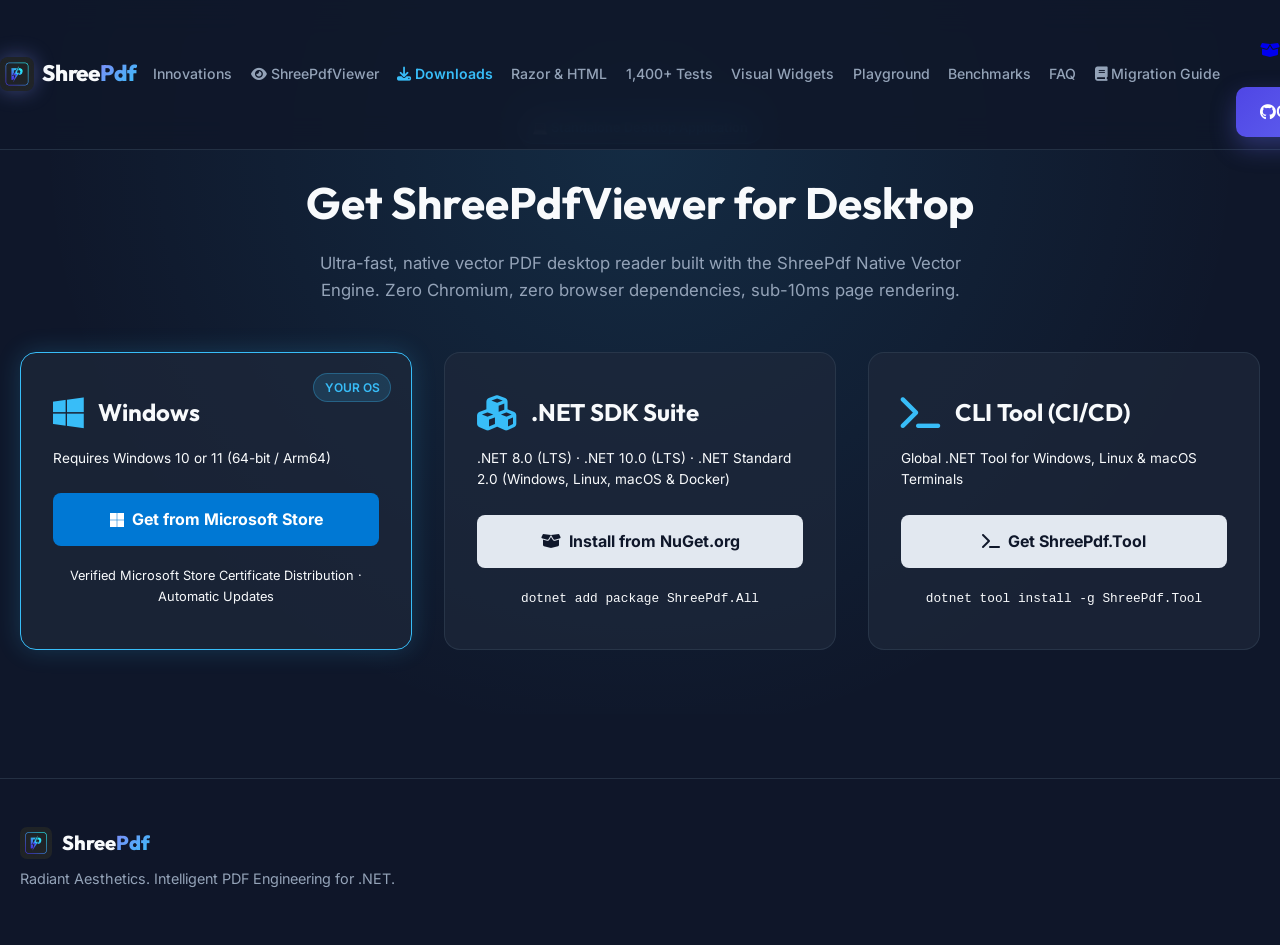
<file: download.html>
<!DOCTYPE html>
<html lang="en">
<head>
    <meta charset="UTF-8">
    <meta name="viewport" content="width=device-width, initial-scale=1.0">
    <title>Download ShreePdfViewer — Cross-Platform Desktop PDF Reader</title>
    <meta name="description" content="Download ShreePdfViewer for Windows, macOS, and Linux. Standalone, ultra-fast vector PDF desktop viewer powered by the ShreePdf Native Vector Engine.">

    <!-- Google Fonts -->
    <link rel="preconnect" href="https://fonts.googleapis.com">
    <link rel="preconnect" href="https://fonts.gstatic.com" crossorigin>
    <link href="https://fonts.googleapis.com/css2?family=Inter:wght@400;500;600;700&family=JetBrains+Mono:wght@400;500;600&family=Outfit:wght@600;700;800&display=swap" rel="stylesheet">

    <!-- FontAwesome Icons -->
    <link rel="stylesheet" href="https://cdnjs.cloudflare.com/ajax/libs/font-awesome/6.4.0/css/all.min.css">

    <!-- CSS -->
    <link rel="stylesheet" href="style.css?v=2.0.1">

    <style>
        .download-hero {
            padding: 7rem 0 4rem;
            text-align: center;
            background: radial-gradient(circle at 50% 20%, rgba(56, 189, 248, 0.12) 0%, rgba(15, 23, 42, 0) 70%);
        }

        .os-grid {
            display: grid;
            grid-template-columns: repeat(auto-fit, minmax(320px, 1fr));
            gap: 2rem;
            margin-top: 3rem;
        }

        .os-card {
            background: var(--bg-card);
            border: 1px solid var(--bg-card-border);
            border-radius: 16px;
            padding: 2.5rem 2rem;
            text-align: left;
            position: relative;
            transition: all 0.3s ease;
            display: flex;
            flex-direction: column;
            justify-content: space-between;
        }

        .os-card:hover {
            border-color: rgba(56, 189, 248, 0.5);
            box-shadow: 0 12px 32px rgba(56, 189, 248, 0.12);
            transform: translateY(-4px);
        }

        .os-card.recommended {
            border-color: var(--accent);
            box-shadow: 0 0 24px rgba(56, 189, 248, 0.2);
        }

        .os-badge {
            position: absolute;
            top: 1.25rem;
            right: 1.25rem;
            background: rgba(56, 189, 248, 0.15);
            color: #38bdf8;
            border: 1px solid rgba(56, 189, 248, 0.3);
            padding: 0.25rem 0.65rem;
            border-radius: 20px;
            font-size: 0.75rem;
            font-weight: 600;
        }

        .os-icon-title {
            display: flex;
            align-items: center;
            gap: 0.85rem;
            margin-bottom: 1rem;
        }

        .os-icon-title i {
            font-size: 2.2rem;
            color: var(--accent);
        }

        .os-title {
            font-family: var(--font-heading);
            font-size: 1.5rem;
            font-weight: 700;
            color: var(--text-primary);
        }

        .os-req {
            font-size: 0.85rem;
            color: var(--text-secondary);
            margin-bottom: 1.5rem;
        }

        .btn-download-main {
            width: 100%;
            padding: 0.85rem 1.25rem;
            background: var(--accent);
            color: #0f172a;
            border: none;
            border-radius: 8px;
            font-weight: 700;
            font-size: 1rem;
            display: flex;
            align-items: center;
            justify-content: center;
            gap: 0.5rem;
            text-decoration: none;
            cursor: pointer;
            transition: all 0.2s;
            margin-bottom: 1.25rem;
        }

        .btn-download-main:hover {
            background: #7dd3fc;
            box-shadow: 0 4px 16px rgba(56, 189, 248, 0.4);
        }

        .download-select-label {
            font-size: 0.75rem;
            text-transform: uppercase;
            letter-spacing: 0.05em;
            color: var(--text-secondary);
            font-weight: 600;
            margin-bottom: 0.5rem;
        }

        .download-select {
            width: 100%;
            background: #1e293b;
            color: #f8fafc;
            border: 1px solid #334155;
            padding: 0.65rem 0.85rem;
            border-radius: 8px;
            font-size: 0.9rem;
            cursor: pointer;
            outline: none;
        }

        .download-select option {
            background: #0f172a;
            color: #f8fafc;
        }
    </style>
</head>
<body>

    <!-- Header Navigation -->
    <header class="navbar" style="position: fixed; top: 0; width: 100%; z-index: 100;">
        <div class="nav-container">
            <a href="index.html" class="brand" style="text-decoration: none;">
                <img src="icon.png" alt="ShreePdf Icon" class="brand-icon-img">
                <span class="brand-word">Shree<span class="gradient-text">Pdf</span></span>
            </a>
            <nav class="nav-links">
                <a href="index.html#innovations" class="nav-link">Innovations</a>
                <a href="viewer.html" class="nav-link"><i class="fa-solid fa-eye"></i> ShreePdfViewer</a>
                <a href="download.html" class="nav-link active" style="color: #38bdf8; font-weight: 600;"><i class="fa-solid fa-download"></i> Downloads</a>
                <a href="index.html#razor-html" class="nav-link">Razor &amp; HTML</a>
                <a href="index.html#qa-matrix" class="nav-link">1,400+ Tests</a>
                <a href="index.html#widgets" class="nav-link">Visual Widgets</a>
                <a href="index.html#playground" class="nav-link">Playground</a>
                <a href="index.html#benchmarks" class="nav-link">Benchmarks</a>
                <a href="index.html#faq" class="nav-link">FAQ</a>
                <a href="migration.html" class="nav-link"><i class="fa-solid fa-book"></i> Migration Guide</a>
            </nav>
            <div class="nav-actions">
                <a href="https://www.nuget.org/packages/ShreePdf" target="_blank" class="btn btn-secondary">
                    <i class="fa-solid fa-box-open"></i> NuGet v2.0.0
                </a>
                <a href="https://github.com/jjopensoftworks-blip/ShreePdfPage" target="_blank" class="btn btn-primary">
                    <i class="fa-brands fa-github"></i> GitHub
                </a>
            </div>
        </div>
    </header>

    <!-- Download Hero -->
    <section class="download-hero">
        <div class="container">
            <span class="section-eyebrow">💻 Standalone Desktop Application</span>
            <h1 class="section-title" style="font-size: 2.75rem; margin-top: 0.5rem;">Get ShreePdfViewer for Desktop</h1>
            <p class="section-subtitle" style="max-width: 680px; margin: 0.75rem auto 0;">
                Ultra-fast, native vector PDF desktop reader built with the ShreePdf Native Vector Engine. Zero Chromium, zero browser dependencies, sub-10ms page rendering.
            </p>

            <!-- Operating Systems Grid -->
            <div class="os-grid">

                <!-- Windows -->
                <div class="os-card recommended">
                    <span class="os-badge">YOUR OS</span>
                    <div>
                        <div class="os-icon-title">
                            <i class="fa-brands fa-windows"></i>
                            <div class="os-title">Windows</div>
                        </div>
                        <p class="os-req">Requires Windows 10 or 11 (64-bit / Arm64)</p>
                        
                        <a href="https://apps.microsoft.com/detail/9MSPJ2M5MFHS" target="_blank" class="btn-download-main" style="background: #0078d4; color: #ffffff;">
                            <i class="fa-brands fa-microsoft"></i> Get from Microsoft Store
                        </a>
                        <p style="font-size: 0.8rem; color: var(--text-secondary); margin-top: 0.5rem; text-align: center;">Verified Microsoft Store Certificate Distribution · Automatic Updates</p>
                    </div>
                </div>

                                <!-- .NET Engine & All Bundle (Windows / Linux / macOS) -->
                <div class="os-card">
                    <div>
                        <div class="os-icon-title">
                            <i class="fa-solid fa-cubes"></i>
                            <div class="os-title">.NET SDK Suite</div>
                        </div>
                        <p class="os-req">.NET 8.0 (LTS) · .NET 10.0 (LTS) · .NET Standard 2.0 (Windows, Linux, macOS &amp; Docker)</p>
                        
                        <a href="https://www.nuget.org/packages/ShreePdf" target="_blank" class="btn-download-main" style="background: #e2e8f0; color: #0f172a;">
                            <i class="fa-solid fa-box-open"></i> Install from NuGet.org
                        </a>
                        <p style="font-size: 0.8rem; color: var(--text-secondary); margin-top: 0.5rem; text-align: center;"><code>dotnet add package ShreePdf.All</code></p>
                    </div>
                </div>

                <!-- Cross-Platform CLI Tool -->
                <div class="os-card">
                    <div>
                        <div class="os-icon-title">
                            <i class="fa-solid fa-terminal"></i>
                            <div class="os-title">CLI Tool (CI/CD)</div>
                        </div>
                        <p class="os-req">Global .NET Tool for Windows, Linux &amp; macOS Terminals</p>
                        
                        <a href="https://www.nuget.org/packages/ShreePdf.Tool" target="_blank" class="btn-download-main" style="background: #e2e8f0; color: #0f172a;">
                            <i class="fa-solid fa-terminal"></i> Get ShreePdf.Tool
                        </a>
                        <p style="font-size: 0.8rem; color: var(--text-secondary); margin-top: 0.5rem; text-align: center;"><code>dotnet tool install -g ShreePdf.Tool</code></p>
                    </div>
                </div>
        </div>
    </section>

    <!-- Footer -->
    <footer class="footer">
        <div class="container footer-container">
            <div class="footer-brand">
                <div class="footer-brand-row">
                    <img src="icon.png" alt="ShreePdf Icon" class="footer-icon-img">
                    <span class="footer-word">Shree<span class="gradient-text">Pdf</span></span>
                </div>
                <p class="footer-desc">Radiant Aesthetics. Intelligent PDF Engineering for .NET.</p>
            </div>
        </div>
    </footer>
    <script src="app.js?v=2.0.1"></script>
</body>
</html>
</file>
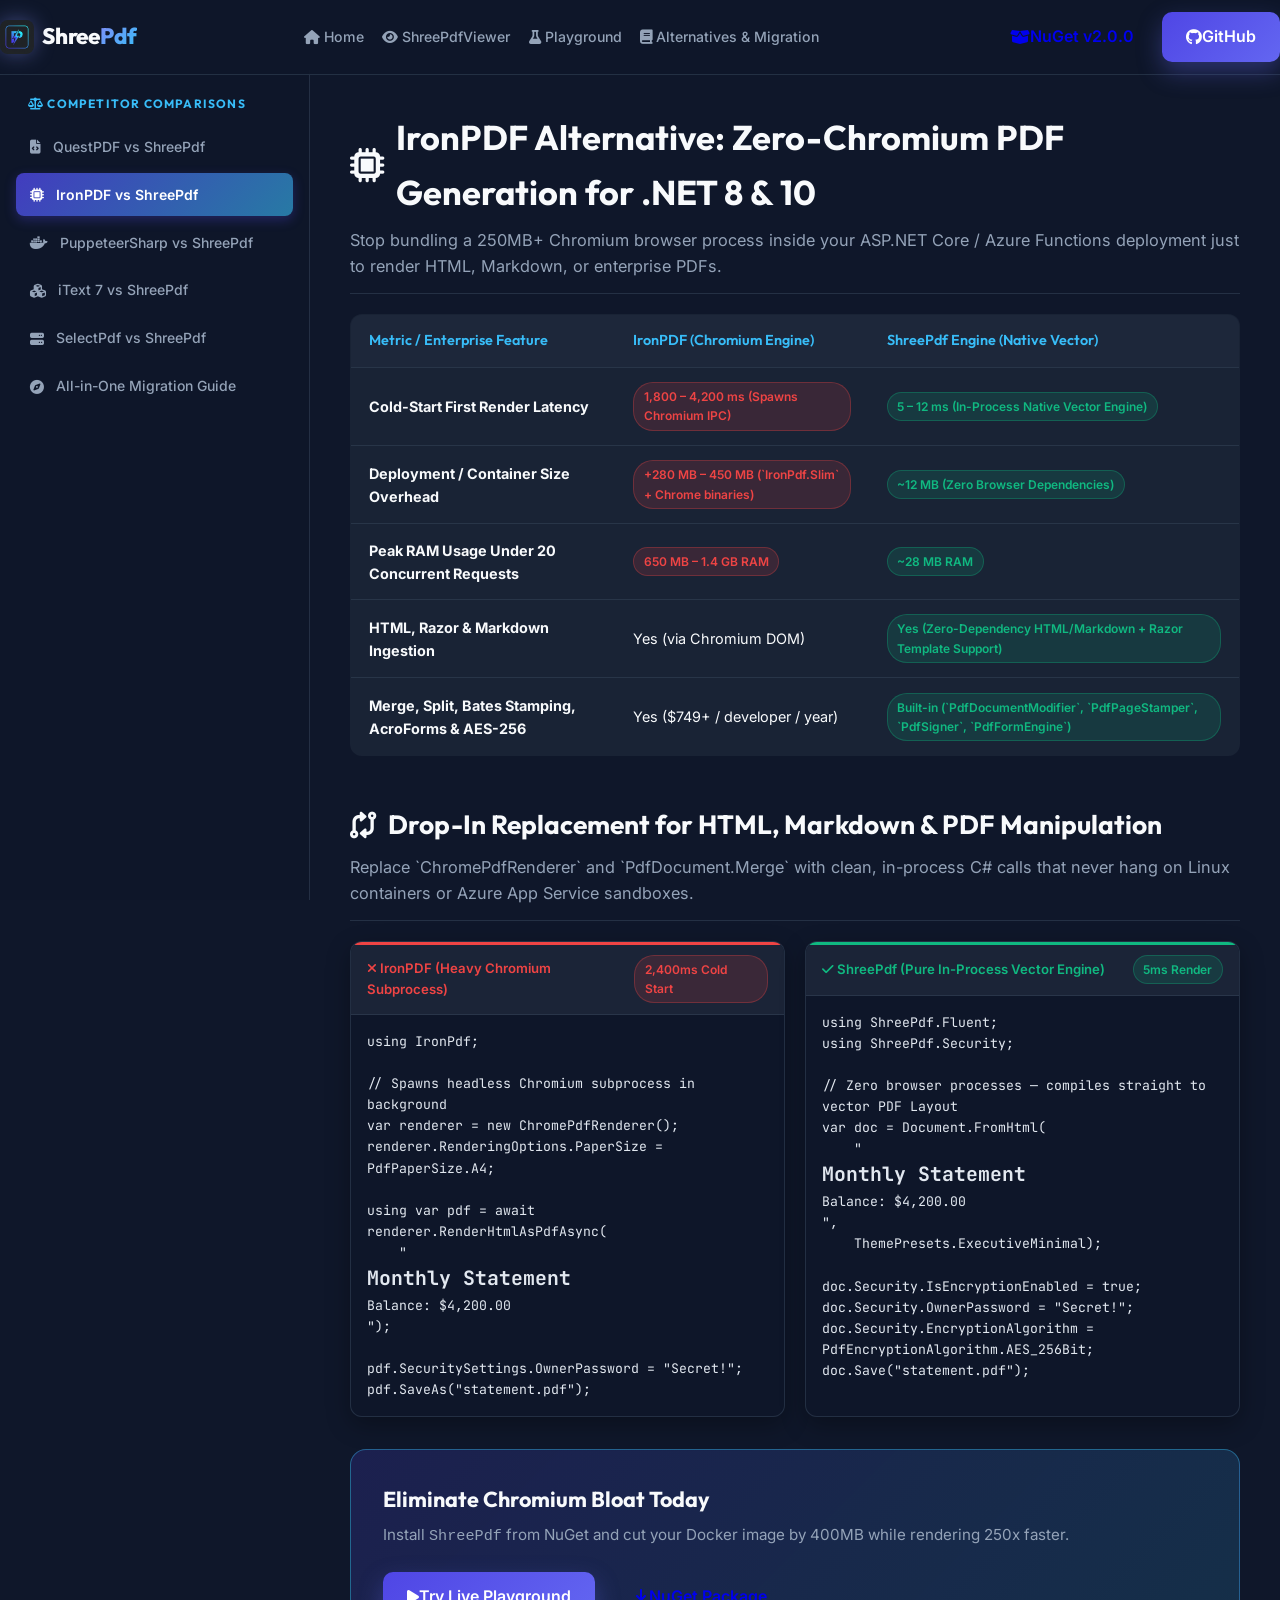
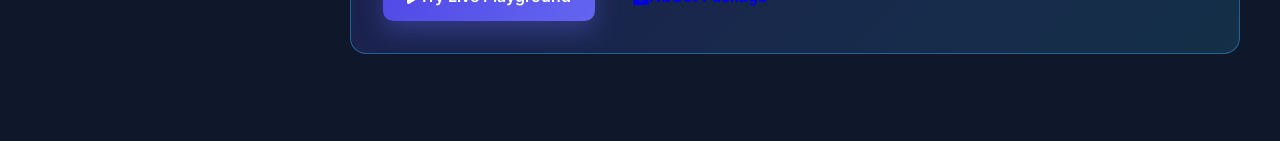
<file: ironpdf-alternative.html>
<!DOCTYPE html>
<html lang="en">
<head>
    <meta charset="UTF-8">
    <meta name="viewport" content="width=device-width, initial-scale=1.0">
    <title>IronPDF Alternative for .NET 8 &amp; 10: Zero-Chromium Vector PDF Engine | ShreePdf</title>
    <meta name="description" content="Replace IronPDF's 250MB+ Chromium runtime and $749+ licensing fees with ShreePdf — a 5ms pure native vector PDF engine for .NET 8 and .NET 10 with HTML/Markdown ingestion, digital signatures, and AES-256 encryption.">
    <meta name="keywords" content="IronPDF alternative, IronPDF free alternative, IronPDF vs ShreePdf, HTML to PDF C# without Chrome, .NET 8 PDF library, .NET 10 PDF generator">
    <link rel="canonical" href="https://jjopensoftworks-blip.github.io/ShreePdfPage/ironpdf-alternative.html">

    <meta property="og:title" content="IronPDF Alternative: Zero-Chromium PDF Generation for .NET 8 &amp; 10">
    <meta property="og:description" content="Eliminate 250MB Chromium cold starts and $749+/yr per-developer fees. Generate vector PDFs from HTML, Markdown, or C# in 5ms with ShreePdf.">
    <meta property="og:type" content="article">
    <meta property="og:url" content="https://jjopensoftworks-blip.github.io/ShreePdfPage/ironpdf-alternative.html">

    <link rel="preconnect" href="https://fonts.googleapis.com">
    <link rel="preconnect" href="https://fonts.gstatic.com" crossorigin>
    <link href="https://fonts.googleapis.com/css2?family=Inter:wght@400;500;600;700&family=JetBrains+Mono:wght@400;500;600&family=Outfit:wght@600;700;800&display=swap" rel="stylesheet">
    <link rel="stylesheet" href="https://cdnjs.cloudflare.com/ajax/libs/font-awesome/6.4.0/css/all.min.css">
    <link rel="stylesheet" href="style.css?v=2.0.1">

    <style>
        .migration-wrapper { display: flex; min-height: calc(100vh - 70px); margin-top: 70px; }
        .left-sidebar { width: 310px; background: rgba(15, 23, 42, 0.95); border-right: 1px solid rgba(51, 65, 85, 0.6); position: fixed; top: 70px; bottom: 0; left: 0; overflow-y: auto; padding: 1.5rem 1rem; backdrop-filter: blur(12px); z-index: 90; }
        .sidebar-section-title { font-family: var(--font-heading); font-size: 0.75rem; text-transform: uppercase; letter-spacing: 0.1em; color: var(--accent); margin-bottom: 0.75rem; padding-left: 0.75rem; font-weight: 700; }
        .sidebar-nav { list-style: none; margin-bottom: 1.75rem; }
        .sidebar-nav-item { margin-bottom: 0.3rem; }
        .sidebar-nav-link { display: flex; align-items: center; gap: 0.75rem; padding: 0.65rem 0.85rem; color: var(--text-muted); text-decoration: none; border-radius: 8px; font-size: 0.875rem; font-weight: 500; transition: all 0.2s ease; }
        .sidebar-nav-link:hover { color: var(--text-main); background: rgba(51, 65, 85, 0.4); transform: translateX(3px); }
        .sidebar-nav-link.active { color: #ffffff; background: linear-gradient(135deg, rgba(79, 70, 229, 0.8), rgba(56, 189, 248, 0.6)); font-weight: 600; box-shadow: 0 4px 12px rgba(79, 70, 229, 0.3); }
        .main-content { margin-left: 310px; flex: 1; padding: 2.5rem; max-width: 1350px; }
        .doc-section { margin-bottom: 3rem; scroll-margin-top: 90px; }
        .doc-header { margin-bottom: 1.25rem; border-bottom: 1px solid rgba(51, 65, 85, 0.6); padding-bottom: 0.85rem; }
        .doc-header h1, .doc-header h2 { font-family: var(--font-heading); color: var(--text-main); display: flex; align-items: center; gap: 0.75rem; }
        .doc-header h1 { font-size: 2.15rem; }
        .doc-header h2 { font-size: 1.65rem; }
        .doc-header p { color: var(--text-muted); font-size: 1.02rem; margin-top: 0.45rem; }
        .comparison-grid { display: grid; grid-template-columns: 1fr 1fr; gap: 1.25rem; margin-top: 1.25rem; }
        .code-box { background: rgba(15, 23, 42, 0.9); border: 1px solid var(--bg-card-border); border-radius: 12px; overflow: hidden; box-shadow: 0 8px 24px rgba(0,0,0,0.3); }
        .code-header { display: flex; justify-content: space-between; align-items: center; padding: 0.65rem 1rem; background: rgba(30, 41, 59, 0.8); border-bottom: 1px solid var(--bg-card-border); font-size: 0.825rem; font-weight: 600; }
        .code-header.before { color: #ef4444; border-top: 3px solid #ef4444; }
        .code-header.after { color: #10b981; border-top: 3px solid #10b981; }
        .code-body { padding: 1rem; font-family: var(--font-code); font-size: 0.825rem; line-height: 1.6; color: #e2e8f0; white-space: pre-wrap; word-break: break-word; }
        .metric-pill { display: inline-flex; align-items: center; gap: 0.4rem; padding: 0.25rem 0.6rem; border-radius: 20px; font-size: 0.75rem; font-weight: 600; }
        .metric-pill.success { background: rgba(16, 185, 129, 0.15); color: #10b981; border: 1px solid rgba(16, 185, 129, 0.3); }
        .metric-pill.danger { background: rgba(239, 68, 68, 0.15); color: #ef4444; border: 1px solid rgba(239, 68, 68, 0.3); }
        .matrix-table { width: 100%; border-collapse: collapse; margin-top: 1rem; background: var(--bg-card); border-radius: 12px; overflow: hidden; border: 1px solid var(--bg-card-border); }
        .matrix-table th, .matrix-table td { padding: 0.9rem 1.1rem; text-align: left; border-bottom: 1px solid var(--bg-card-border); font-size: 0.9rem; }
        .matrix-table th { background: rgba(30, 41, 59, 0.9); color: var(--accent); font-family: var(--font-heading); font-weight: 600; }
        .cta-banner { background: linear-gradient(135deg, rgba(79, 70, 229, 0.2), rgba(56, 189, 248, 0.15)); border: 1px solid rgba(56, 189, 248, 0.4); border-radius: 16px; padding: 2rem; margin-top: 2rem; display: flex; justify-content: space-between; align-items: center; flex-wrap: wrap; gap: 1.5rem; }
        @media (max-width: 900px) { .comparison-grid { grid-template-columns: 1fr; } .migration-wrapper { flex-direction: column; } .left-sidebar { position: relative; width: 100%; top: 0; } .main-content { margin-left: 0; padding: 1.25rem; } }
    </style>
</head>
<body>
    <header class="navbar" style="position: fixed; top: 0; width: 100%; z-index: 100;">
        <div class="nav-container">
            <a href="index.html" class="brand" style="text-decoration: none;">
                <img src="icon.png" alt="ShreePdf Icon" class="brand-icon-img">
                <span class="brand-word">Shree<span class="gradient-text">Pdf</span></span>
            </a>
            <nav class="nav-links">
                <a href="index.html" class="nav-link"><i class="fa-solid fa-house"></i> Home</a>
                <a href="viewer.html" class="nav-link"><i class="fa-solid fa-eye"></i> ShreePdfViewer</a>
                <a href="index.html#playground" class="nav-link"><i class="fa-solid fa-flask"></i> Playground</a>
                <a href="migration.html" class="nav-link active"><i class="fa-solid fa-book"></i> Alternatives &amp; Migration</a>
            </nav>
            <div class="nav-actions">
                <a href="https://www.nuget.org/packages/ShreePdf" target="_blank" class="btn btn-secondary"><i class="fa-solid fa-box-open"></i> NuGet v2.0.0</a>
                <a href="https://github.com/jjopensoftworks-blip/ShreePdfPage" target="_blank" class="btn btn-primary"><i class="fa-brands fa-github"></i> GitHub</a>
            </div>
        </div>
    </header>

    <div class="migration-wrapper">
        <aside class="left-sidebar">
            <div class="sidebar-section-title"><i class="fa-solid fa-scale-balanced"></i> Competitor Comparisons</div>
            <ul class="sidebar-nav">
                <li class="sidebar-nav-item"><a href="questpdf-alternative.html" class="sidebar-nav-link"><i class="fa-solid fa-file-code"></i> QuestPDF vs ShreePdf</a></li>
                <li class="sidebar-nav-item"><a href="ironpdf-alternative.html" class="sidebar-nav-link active"><i class="fa-solid fa-microchip"></i> IronPDF vs ShreePdf</a></li>
                <li class="sidebar-nav-item"><a href="puppeteer-sharp-alternative.html" class="sidebar-nav-link"><i class="fa-brands fa-docker"></i> PuppeteerSharp vs ShreePdf</a></li>
                <li class="sidebar-nav-item"><a href="itext-alternative.html" class="sidebar-nav-link"><i class="fa-solid fa-cubes"></i> iText 7 vs ShreePdf</a></li>
                <li class="sidebar-nav-item"><a href="selectpdf-alternative.html" class="sidebar-nav-link"><i class="fa-solid fa-server"></i> SelectPdf vs ShreePdf</a></li>
                <li class="sidebar-nav-item"><a href="migration.html" class="sidebar-nav-link"><i class="fa-solid fa-compass"></i> All-in-One Migration Guide</a></li>
            </ul>
        </aside>

        <main class="main-content">
            <section class="doc-section">
                <div class="doc-header">
                    <h1><i class="fa-solid fa-microchip"></i> IronPDF Alternative: Zero-Chromium PDF Generation for .NET 8 &amp; 10</h1>
                    <p>Stop bundling a 250MB+ Chromium browser process inside your ASP.NET Core / Azure Functions deployment just to render HTML, Markdown, or enterprise PDFs.</p>
                </div>

                <table class="matrix-table">
                    <thead>
                        <tr>
                            <th>Metric / Enterprise Feature</th>
                            <th>IronPDF (Chromium Engine)</th>
                            <th>ShreePdf Engine (Native Vector)</th>
                        </tr>
                    </thead>
                    <tbody>
                        <tr>
                            <td><strong>Cold-Start First Render Latency</strong></td>
                            <td><span class="metric-pill danger">1,800 – 4,200 ms (Spawns Chromium IPC)</span></td>
                            <td><span class="metric-pill success">5 – 12 ms (In-Process Native Vector Engine)</span></td>
                        </tr>
                        <tr>
                            <td><strong>Deployment / Container Size Overhead</strong></td>
                            <td><span class="metric-pill danger">+280 MB – 450 MB (`IronPdf.Slim` + Chrome binaries)</span></td>
                            <td><span class="metric-pill success">~12 MB (Zero Browser Dependencies)</span></td>
                        </tr>
                        <tr>
                            <td><strong>Peak RAM Usage Under 20 Concurrent Requests</strong></td>
                            <td><span class="metric-pill danger">650 MB – 1.4 GB RAM</span></td>
                            <td><span class="metric-pill success">~28 MB RAM</span></td>
                        </tr>
                        <tr>
                            <td><strong>HTML, Razor &amp; Markdown Ingestion</strong></td>
                            <td>Yes (via Chromium DOM)</td>
                            <td><span class="metric-pill success">Yes (Zero-Dependency HTML/Markdown + Razor Template Support)</span></td>
                        </tr>
                        <tr>
                            <td><strong>Merge, Split, Bates Stamping, AcroForms &amp; AES-256</strong></td>
                            <td>Yes ($749+ / developer / year)</td>
                            <td><span class="metric-pill success">Built-in (`PdfDocumentModifier`, `PdfPageStamper`, `PdfSigner`, `PdfFormEngine`)</span></td>
                        </tr>
                    </tbody>
                </table>
            </section>

            <section class="doc-section">
                <div class="doc-header">
                    <h2><i class="fa-solid fa-code-compare"></i> Drop-In Replacement for HTML, Markdown &amp; PDF Manipulation</h2>
                    <p>Replace `ChromePdfRenderer` and `PdfDocument.Merge` with clean, in-process C# calls that never hang on Linux containers or Azure App Service sandboxes.</p>
                </div>

                <div class="comparison-grid">
                    <div class="code-box">
                        <div class="code-header before">
                            <span><i class="fa-solid fa-xmark"></i> IronPDF (Heavy Chromium Subprocess)</span>
                            <span class="metric-pill danger">2,400ms Cold Start</span>
                        </div>
                        <div class="code-body">using IronPdf;

// Spawns headless Chromium subprocess in background
var renderer = new ChromePdfRenderer();
renderer.RenderingOptions.PaperSize = PdfPaperSize.A4;

using var pdf = await renderer.RenderHtmlAsPdfAsync(
    "<h1>Monthly Statement</h1><p>Balance: $4,200.00</p>");

pdf.SecuritySettings.OwnerPassword = "Secret!";
pdf.SaveAs("statement.pdf");</div>
                    </div>

                    <div class="code-box">
                        <div class="code-header after">
                            <span><i class="fa-solid fa-check"></i> ShreePdf (Pure In-Process Vector Engine)</span>
                            <span class="metric-pill success">5ms Render</span>
                        </div>
                        <div class="code-body">using ShreePdf.Fluent;
using ShreePdf.Security;

// Zero browser processes — compiles straight to vector PDF Layout
var doc = Document.FromHtml(
    "<h1>Monthly Statement</h1><p>Balance: $4,200.00</p>",
    ThemePresets.ExecutiveMinimal);

doc.Security.IsEncryptionEnabled = true;
doc.Security.OwnerPassword = "Secret!";
doc.Security.EncryptionAlgorithm = PdfEncryptionAlgorithm.AES_256Bit;
doc.Save("statement.pdf");</div>
                    </div>
                </div>

                <div class="cta-banner">
                    <div>
                        <h3 style="font-family: var(--font-heading); font-size: 1.35rem; margin-bottom: 0.35rem;">Eliminate Chromium Bloat Today</h3>
                        <p style="color: var(--text-muted); font-size: 0.95rem;">Install <code>ShreePdf</code> from NuGet and cut your Docker image by 400MB while rendering 250x faster.</p>
                    </div>
                    <div style="display: flex; gap: 0.85rem;">
                        <a href="index.html#playground" class="btn btn-primary"><i class="fa-solid fa-play"></i> Try Live Playground</a>
                        <a href="https://www.nuget.org/packages/ShreePdf" target="_blank" class="btn btn-secondary"><i class="fa-solid fa-download"></i> NuGet Package</a>
                    </div>
                </div>
            </section>
        </main>
    </div>
</body>
</html>
</file>
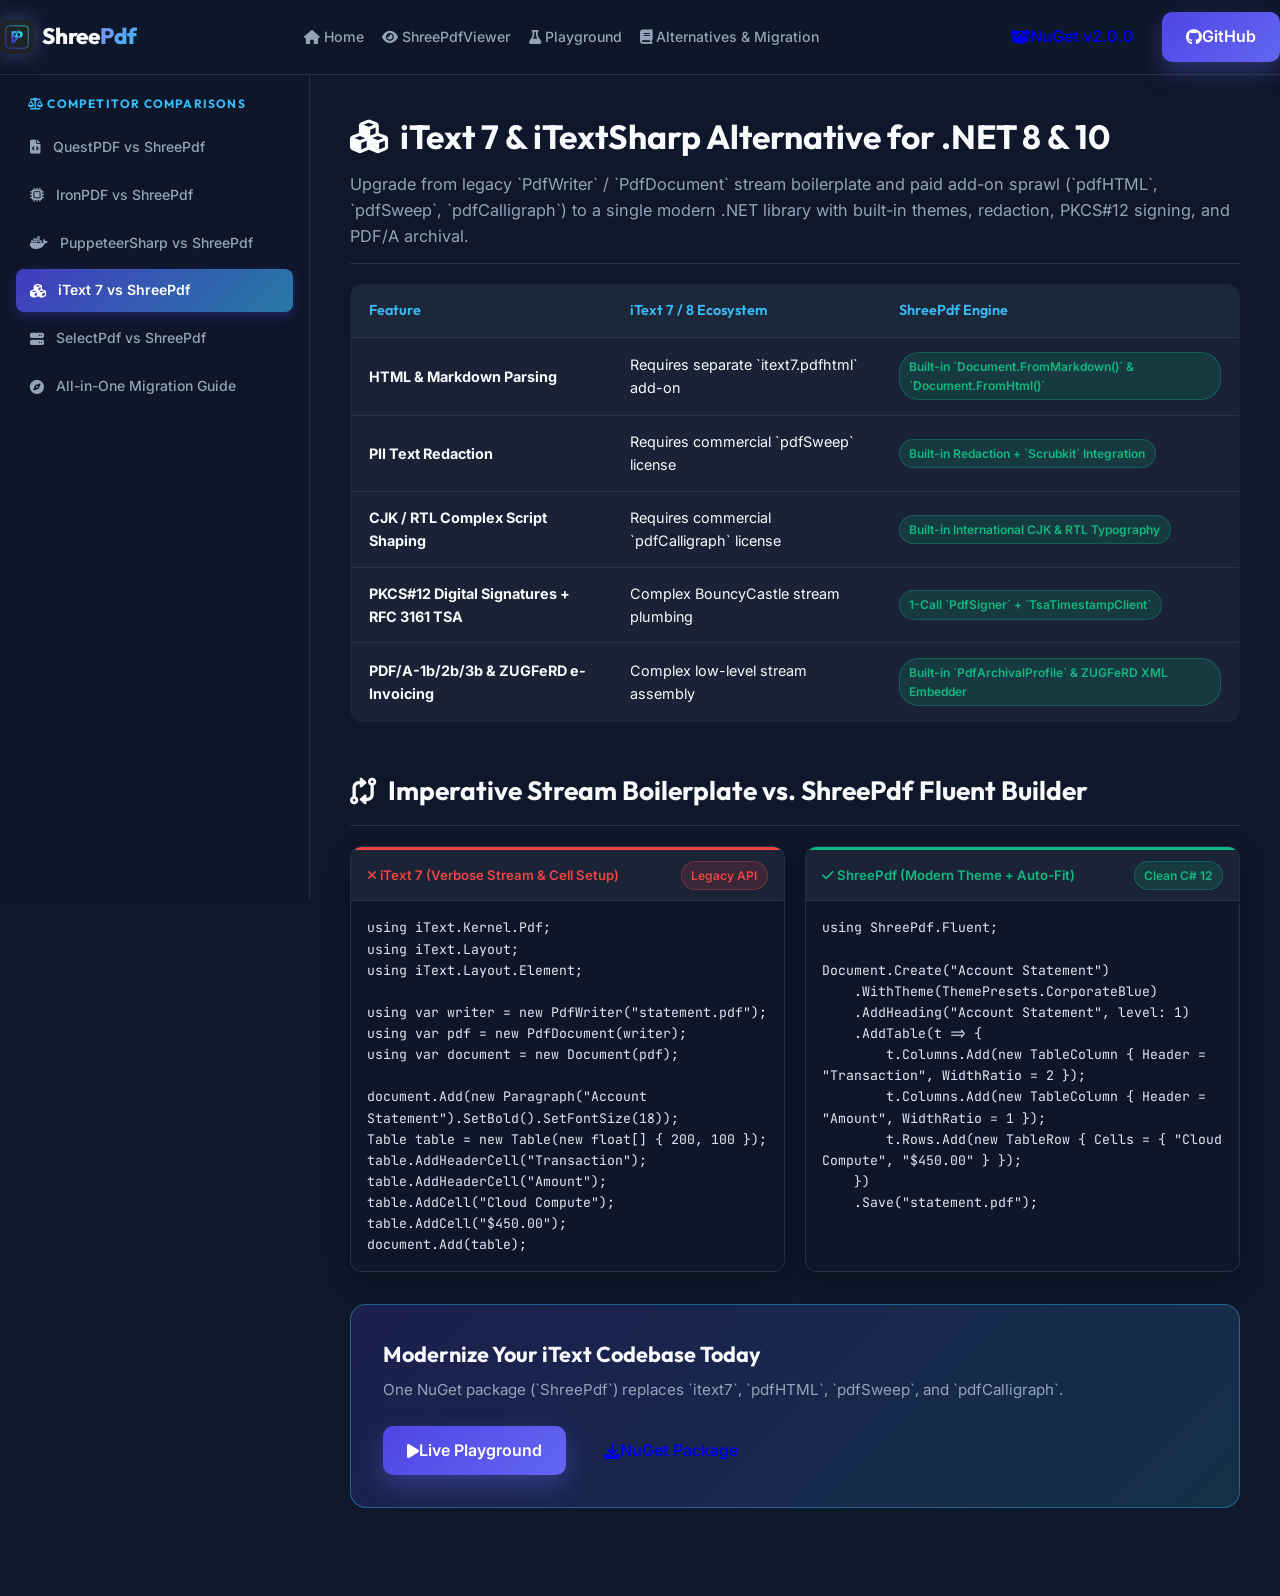
<file: itext-alternative.html>
<!DOCTYPE html>
<html lang="en">
<head>
    <meta charset="UTF-8">
    <meta name="viewport" content="width=device-width, initial-scale=1.0">
    <title>iText 7 &amp; iTextSharp Alternative for .NET 8/10: Fluent C# &amp; Markdown | ShreePdf</title>
    <meta name="description" content="Modern .NET 8 and .NET 10 alternative to iText 7 and iTextSharp. Replace imperative low-level PDF stream code with ShreePdf's fluent builder, Markdown ingestion, AES-256 encryption, PKCS#12 digital signatures, and PDF/A archival.">
    <meta name="keywords" content="iText 7 alternative, iTextSharp alternative .NET 8, C# PDF digital signature PKCS12, PDF/A ZUGFeRD .NET, ShreePdf vs iText">
    <link rel="canonical" href="https://jjopensoftworks-blip.github.io/ShreePdfPage/itext-alternative.html">

    <meta property="og:title" content="iText 7 / iTextSharp Alternative for .NET 8 &amp; 10 | ShreePdf">
    <meta property="og:description" content="Replace verbose iText 7 stream builders and expensive enterprise quotes with ShreePdf — native vector charts, AES-256, RFC 3161 digital signatures, and Markdown ingestion.">
    <meta property="og:type" content="article">
    <meta property="og:url" content="https://jjopensoftworks-blip.github.io/ShreePdfPage/itext-alternative.html">

    <link rel="preconnect" href="https://fonts.googleapis.com">
    <link rel="preconnect" href="https://fonts.gstatic.com" crossorigin>
    <link href="https://fonts.googleapis.com/css2?family=Inter:wght@400;500;600;700&family=JetBrains+Mono:wght@400;500;600&family=Outfit:wght@600;700;800&display=swap" rel="stylesheet">
    <link rel="stylesheet" href="https://cdnjs.cloudflare.com/ajax/libs/font-awesome/6.4.0/css/all.min.css">
    <link rel="stylesheet" href="style.css?v=2.0.1">

    <style>
        .migration-wrapper { display: flex; min-height: calc(100vh - 70px); margin-top: 70px; }
        .left-sidebar { width: 310px; background: rgba(15, 23, 42, 0.95); border-right: 1px solid rgba(51, 65, 85, 0.6); position: fixed; top: 70px; bottom: 0; left: 0; overflow-y: auto; padding: 1.5rem 1rem; backdrop-filter: blur(12px); z-index: 90; }
        .sidebar-section-title { font-family: var(--font-heading); font-size: 0.75rem; text-transform: uppercase; letter-spacing: 0.1em; color: var(--accent); margin-bottom: 0.75rem; padding-left: 0.75rem; font-weight: 700; }
        .sidebar-nav { list-style: none; margin-bottom: 1.75rem; }
        .sidebar-nav-item { margin-bottom: 0.3rem; }
        .sidebar-nav-link { display: flex; align-items: center; gap: 0.75rem; padding: 0.65rem 0.85rem; color: var(--text-muted); text-decoration: none; border-radius: 8px; font-size: 0.875rem; font-weight: 500; transition: all 0.2s ease; }
        .sidebar-nav-link:hover { color: var(--text-main); background: rgba(51, 65, 85, 0.4); transform: translateX(3px); }
        .sidebar-nav-link.active { color: #ffffff; background: linear-gradient(135deg, rgba(79, 70, 229, 0.8), rgba(56, 189, 248, 0.6)); font-weight: 600; box-shadow: 0 4px 12px rgba(79, 70, 229, 0.3); }
        .main-content { margin-left: 310px; flex: 1; padding: 2.5rem; max-width: 1350px; }
        .doc-section { margin-bottom: 3rem; scroll-margin-top: 90px; }
        .doc-header { margin-bottom: 1.25rem; border-bottom: 1px solid rgba(51, 65, 85, 0.6); padding-bottom: 0.85rem; }
        .doc-header h1, .doc-header h2 { font-family: var(--font-heading); color: var(--text-main); display: flex; align-items: center; gap: 0.75rem; }
        .doc-header h1 { font-size: 2.1rem; }
        .doc-header h2 { font-size: 1.65rem; }
        .doc-header p { color: var(--text-muted); font-size: 1.02rem; margin-top: 0.45rem; }
        .comparison-grid { display: grid; grid-template-columns: 1fr 1fr; gap: 1.25rem; margin-top: 1.25rem; }
        .code-box { background: rgba(15, 23, 42, 0.9); border: 1px solid var(--bg-card-border); border-radius: 12px; overflow: hidden; box-shadow: 0 8px 24px rgba(0,0,0,0.3); }
        .code-header { display: flex; justify-content: space-between; align-items: center; padding: 0.65rem 1rem; background: rgba(30, 41, 59, 0.8); border-bottom: 1px solid var(--bg-card-border); font-size: 0.825rem; font-weight: 600; }
        .code-header.before { color: #ef4444; border-top: 3px solid #ef4444; }
        .code-header.after { color: #10b981; border-top: 3px solid #10b981; }
        .code-body { padding: 1rem; font-family: var(--font-code); font-size: 0.825rem; line-height: 1.6; color: #e2e8f0; white-space: pre-wrap; word-break: break-word; }
        .metric-pill { display: inline-flex; align-items: center; gap: 0.4rem; padding: 0.25rem 0.6rem; border-radius: 20px; font-size: 0.75rem; font-weight: 600; }
        .metric-pill.success { background: rgba(16, 185, 129, 0.15); color: #10b981; border: 1px solid rgba(16, 185, 129, 0.3); }
        .metric-pill.danger { background: rgba(239, 68, 68, 0.15); color: #ef4444; border: 1px solid rgba(239, 68, 68, 0.3); }
        .matrix-table { width: 100%; border-collapse: collapse; margin-top: 1rem; background: var(--bg-card); border-radius: 12px; overflow: hidden; border: 1px solid var(--bg-card-border); }
        .matrix-table th, .matrix-table td { padding: 0.9rem 1.1rem; text-align: left; border-bottom: 1px solid var(--bg-card-border); font-size: 0.9rem; }
        .matrix-table th { background: rgba(30, 41, 59, 0.9); color: var(--accent); font-family: var(--font-heading); font-weight: 600; }
        .cta-banner { background: linear-gradient(135deg, rgba(79, 70, 229, 0.2), rgba(56, 189, 248, 0.15)); border: 1px solid rgba(56, 189, 248, 0.4); border-radius: 16px; padding: 2rem; margin-top: 2rem; display: flex; justify-content: space-between; align-items: center; flex-wrap: wrap; gap: 1.5rem; }
        @media (max-width: 900px) { .comparison-grid { grid-template-columns: 1fr; } .migration-wrapper { flex-direction: column; } .left-sidebar { position: relative; width: 100%; top: 0; } .main-content { margin-left: 0; padding: 1.25rem; } }
    </style>
</head>
<body>
    <header class="navbar" style="position: fixed; top: 0; width: 100%; z-index: 100;">
        <div class="nav-container">
            <a href="index.html" class="brand" style="text-decoration: none;">
                <img src="icon.png" alt="ShreePdf Icon" class="brand-icon-img">
                <span class="brand-word">Shree<span class="gradient-text">Pdf</span></span>
            </a>
            <nav class="nav-links">
                <a href="index.html" class="nav-link"><i class="fa-solid fa-house"></i> Home</a>
                <a href="viewer.html" class="nav-link"><i class="fa-solid fa-eye"></i> ShreePdfViewer</a>
                <a href="index.html#playground" class="nav-link"><i class="fa-solid fa-flask"></i> Playground</a>
                <a href="migration.html" class="nav-link active"><i class="fa-solid fa-book"></i> Alternatives &amp; Migration</a>
            </nav>
            <div class="nav-actions">
                <a href="https://www.nuget.org/packages/ShreePdf" target="_blank" class="btn btn-secondary"><i class="fa-solid fa-box-open"></i> NuGet v2.0.0</a>
                <a href="https://github.com/jjopensoftworks-blip/ShreePdfPage" target="_blank" class="btn btn-primary"><i class="fa-brands fa-github"></i> GitHub</a>
            </div>
        </div>
    </header>

    <div class="migration-wrapper">
        <aside class="left-sidebar">
            <div class="sidebar-section-title"><i class="fa-solid fa-scale-balanced"></i> Competitor Comparisons</div>
            <ul class="sidebar-nav">
                <li class="sidebar-nav-item"><a href="questpdf-alternative.html" class="sidebar-nav-link"><i class="fa-solid fa-file-code"></i> QuestPDF vs ShreePdf</a></li>
                <li class="sidebar-nav-item"><a href="ironpdf-alternative.html" class="sidebar-nav-link"><i class="fa-solid fa-microchip"></i> IronPDF vs ShreePdf</a></li>
                <li class="sidebar-nav-item"><a href="puppeteer-sharp-alternative.html" class="sidebar-nav-link"><i class="fa-brands fa-docker"></i> PuppeteerSharp vs ShreePdf</a></li>
                <li class="sidebar-nav-item"><a href="itext-alternative.html" class="sidebar-nav-link active"><i class="fa-solid fa-cubes"></i> iText 7 vs ShreePdf</a></li>
                <li class="sidebar-nav-item"><a href="selectpdf-alternative.html" class="sidebar-nav-link"><i class="fa-solid fa-server"></i> SelectPdf vs ShreePdf</a></li>
                <li class="sidebar-nav-item"><a href="migration.html" class="sidebar-nav-link"><i class="fa-solid fa-compass"></i> All-in-One Migration Guide</a></li>
            </ul>
        </aside>

        <main class="main-content">
            <section class="doc-section">
                <div class="doc-header">
                    <h1><i class="fa-solid fa-cubes"></i> iText 7 &amp; iTextSharp Alternative for .NET 8 &amp; 10</h1>
                    <p>Upgrade from legacy `PdfWriter` / `PdfDocument` stream boilerplate and paid add-on sprawl (`pdfHTML`, `pdfSweep`, `pdfCalligraph`) to a single modern .NET library with built-in themes, redaction, PKCS#12 signing, and PDF/A archival.</p>
                </div>

                <table class="matrix-table">
                    <thead>
                        <tr>
                            <th>Feature</th>
                            <th>iText 7 / 8 Ecosystem</th>
                            <th>ShreePdf Engine</th>
                        </tr>
                    </thead>
                    <tbody>
                        <tr>
                            <td><strong>HTML &amp; Markdown Parsing</strong></td>
                            <td>Requires separate `itext7.pdfhtml` add-on</td>
                            <td><span class="metric-pill success">Built-in `Document.FromMarkdown()` &amp; `Document.FromHtml()`</span></td>
                        </tr>
                        <tr>
                            <td><strong>PII Text Redaction</strong></td>
                            <td>Requires commercial `pdfSweep` license</td>
                            <td><span class="metric-pill success">Built-in Redaction + `Scrubkit` Integration</span></td>
                        </tr>
                        <tr>
                            <td><strong>CJK / RTL Complex Script Shaping</strong></td>
                            <td>Requires commercial `pdfCalligraph` license</td>
                            <td><span class="metric-pill success">Built-in International CJK &amp; RTL Typography</span></td>
                        </tr>
                        <tr>
                            <td><strong>PKCS#12 Digital Signatures + RFC 3161 TSA</strong></td>
                            <td>Complex BouncyCastle stream plumbing</td>
                            <td><span class="metric-pill success">1-Call `PdfSigner` + `TsaTimestampClient`</span></td>
                        </tr>
                        <tr>
                            <td><strong>PDF/A-1b/2b/3b &amp; ZUGFeRD e-Invoicing</strong></td>
                            <td>Complex low-level stream assembly</td>
                            <td><span class="metric-pill success">Built-in `PdfArchivalProfile` &amp; ZUGFeRD XML Embedder</span></td>
                        </tr>
                    </tbody>
                </table>
            </section>

            <section class="doc-section">
                <div class="doc-header">
                    <h2><i class="fa-solid fa-code-compare"></i> Imperative Stream Boilerplate vs. ShreePdf Fluent Builder</h2>
                </div>

                <div class="comparison-grid">
                    <div class="code-box">
                        <div class="code-header before">
                            <span><i class="fa-solid fa-xmark"></i> iText 7 (Verbose Stream &amp; Cell Setup)</span>
                            <span class="metric-pill danger">Legacy API</span>
                        </div>
                        <div class="code-body">using iText.Kernel.Pdf;
using iText.Layout;
using iText.Layout.Element;

using var writer = new PdfWriter("statement.pdf");
using var pdf = new PdfDocument(writer);
using var document = new Document(pdf);

document.Add(new Paragraph("Account Statement").SetBold().SetFontSize(18));
Table table = new Table(new float[] { 200, 100 });
table.AddHeaderCell("Transaction");
table.AddHeaderCell("Amount");
table.AddCell("Cloud Compute");
table.AddCell("$450.00");
document.Add(table);</div>
                    </div>

                    <div class="code-box">
                        <div class="code-header after">
                            <span><i class="fa-solid fa-check"></i> ShreePdf (Modern Theme + Auto-Fit)</span>
                            <span class="metric-pill success">Clean C# 12</span>
                        </div>
                        <div class="code-body">using ShreePdf.Fluent;

Document.Create("Account Statement")
    .WithTheme(ThemePresets.CorporateBlue)
    .AddHeading("Account Statement", level: 1)
    .AddTable(t => {
        t.Columns.Add(new TableColumn { Header = "Transaction", WidthRatio = 2 });
        t.Columns.Add(new TableColumn { Header = "Amount", WidthRatio = 1 });
        t.Rows.Add(new TableRow { Cells = { "Cloud Compute", "$450.00" } });
    })
    .Save("statement.pdf");</div>
                    </div>
                </div>

                <div class="cta-banner">
                    <div>
                        <h3 style="font-family: var(--font-heading); font-size: 1.35rem; margin-bottom: 0.35rem;">Modernize Your iText Codebase Today</h3>
                        <p style="color: var(--text-muted); font-size: 0.95rem;">One NuGet package (`ShreePdf`) replaces `itext7`, `pdfHTML`, `pdfSweep`, and `pdfCalligraph`.</p>
                    </div>
                    <div style="display: flex; gap: 0.85rem;">
                        <a href="index.html#playground" class="btn btn-primary"><i class="fa-solid fa-play"></i> Live Playground</a>
                        <a href="https://www.nuget.org/packages/ShreePdf" target="_blank" class="btn btn-secondary"><i class="fa-solid fa-download"></i> NuGet Package</a>
                    </div>
                </div>
            </section>
        </main>
    </div>
</body>
</html>
</file>
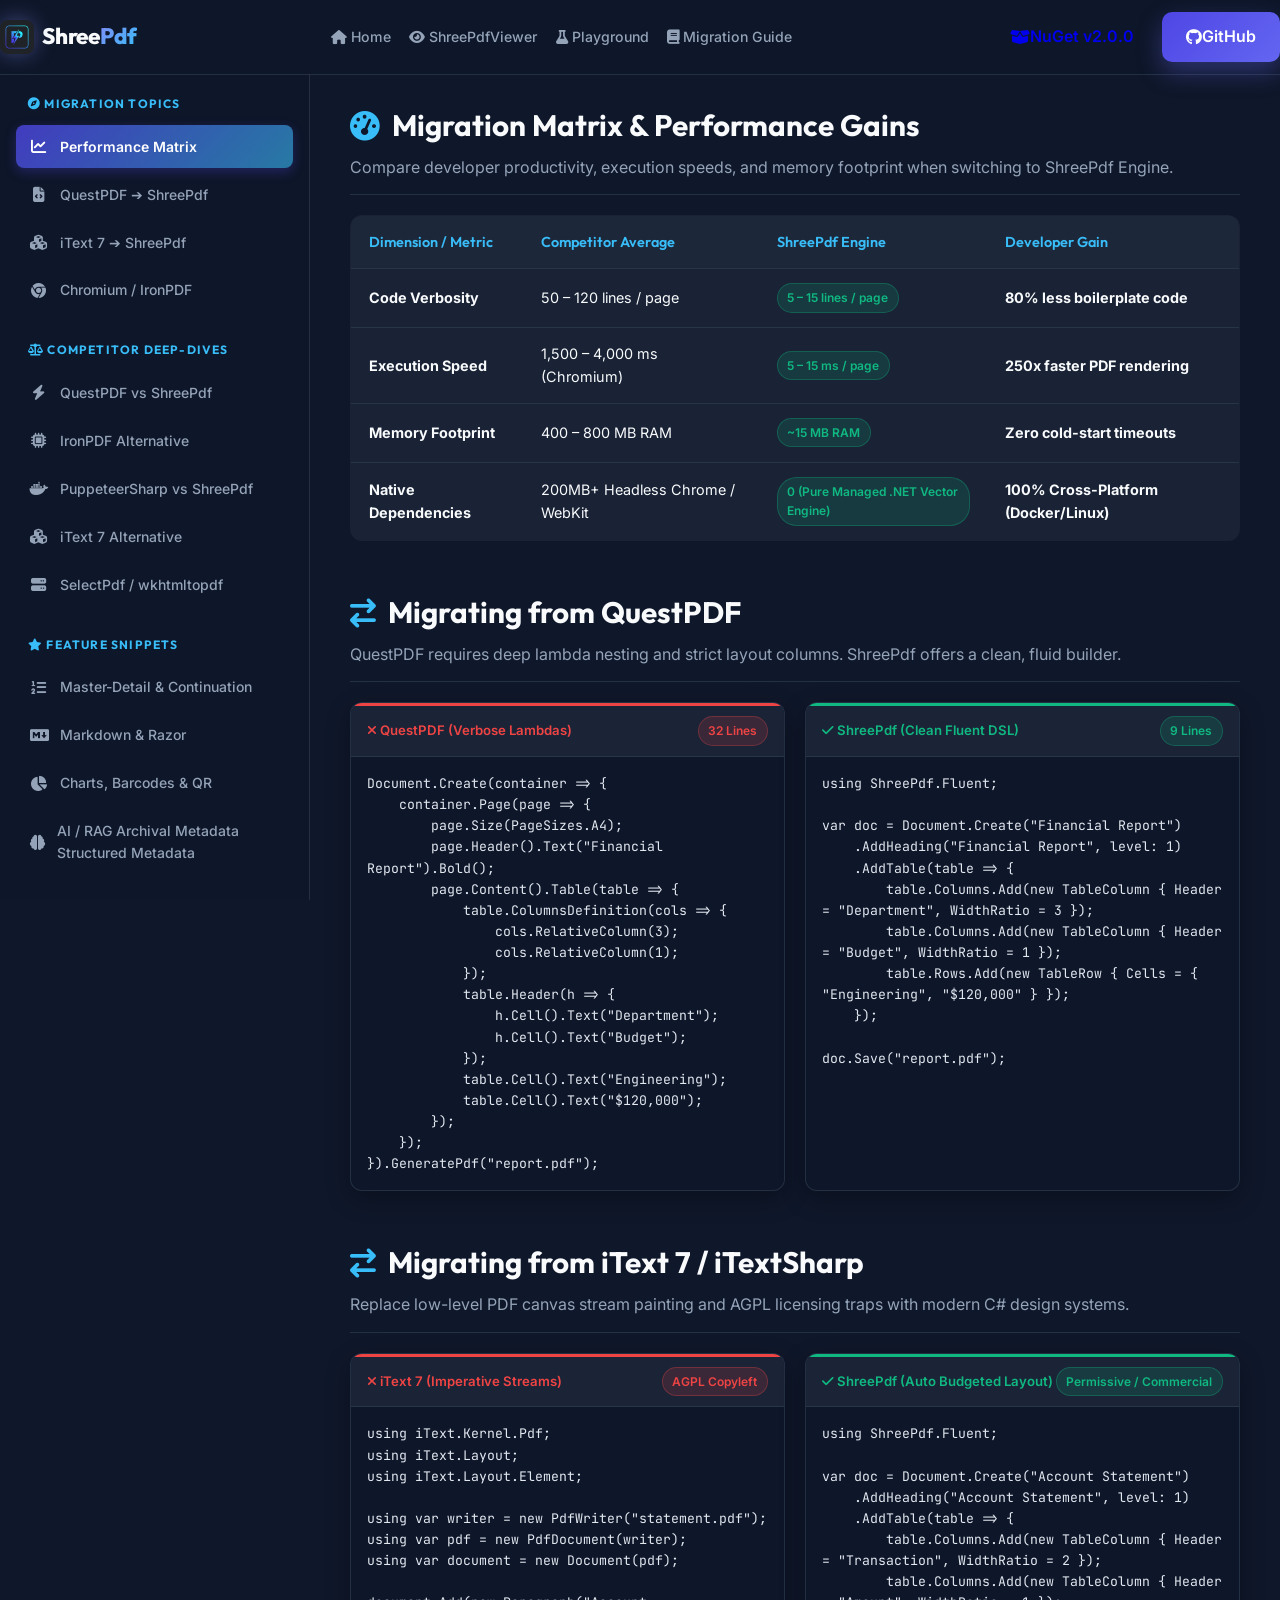
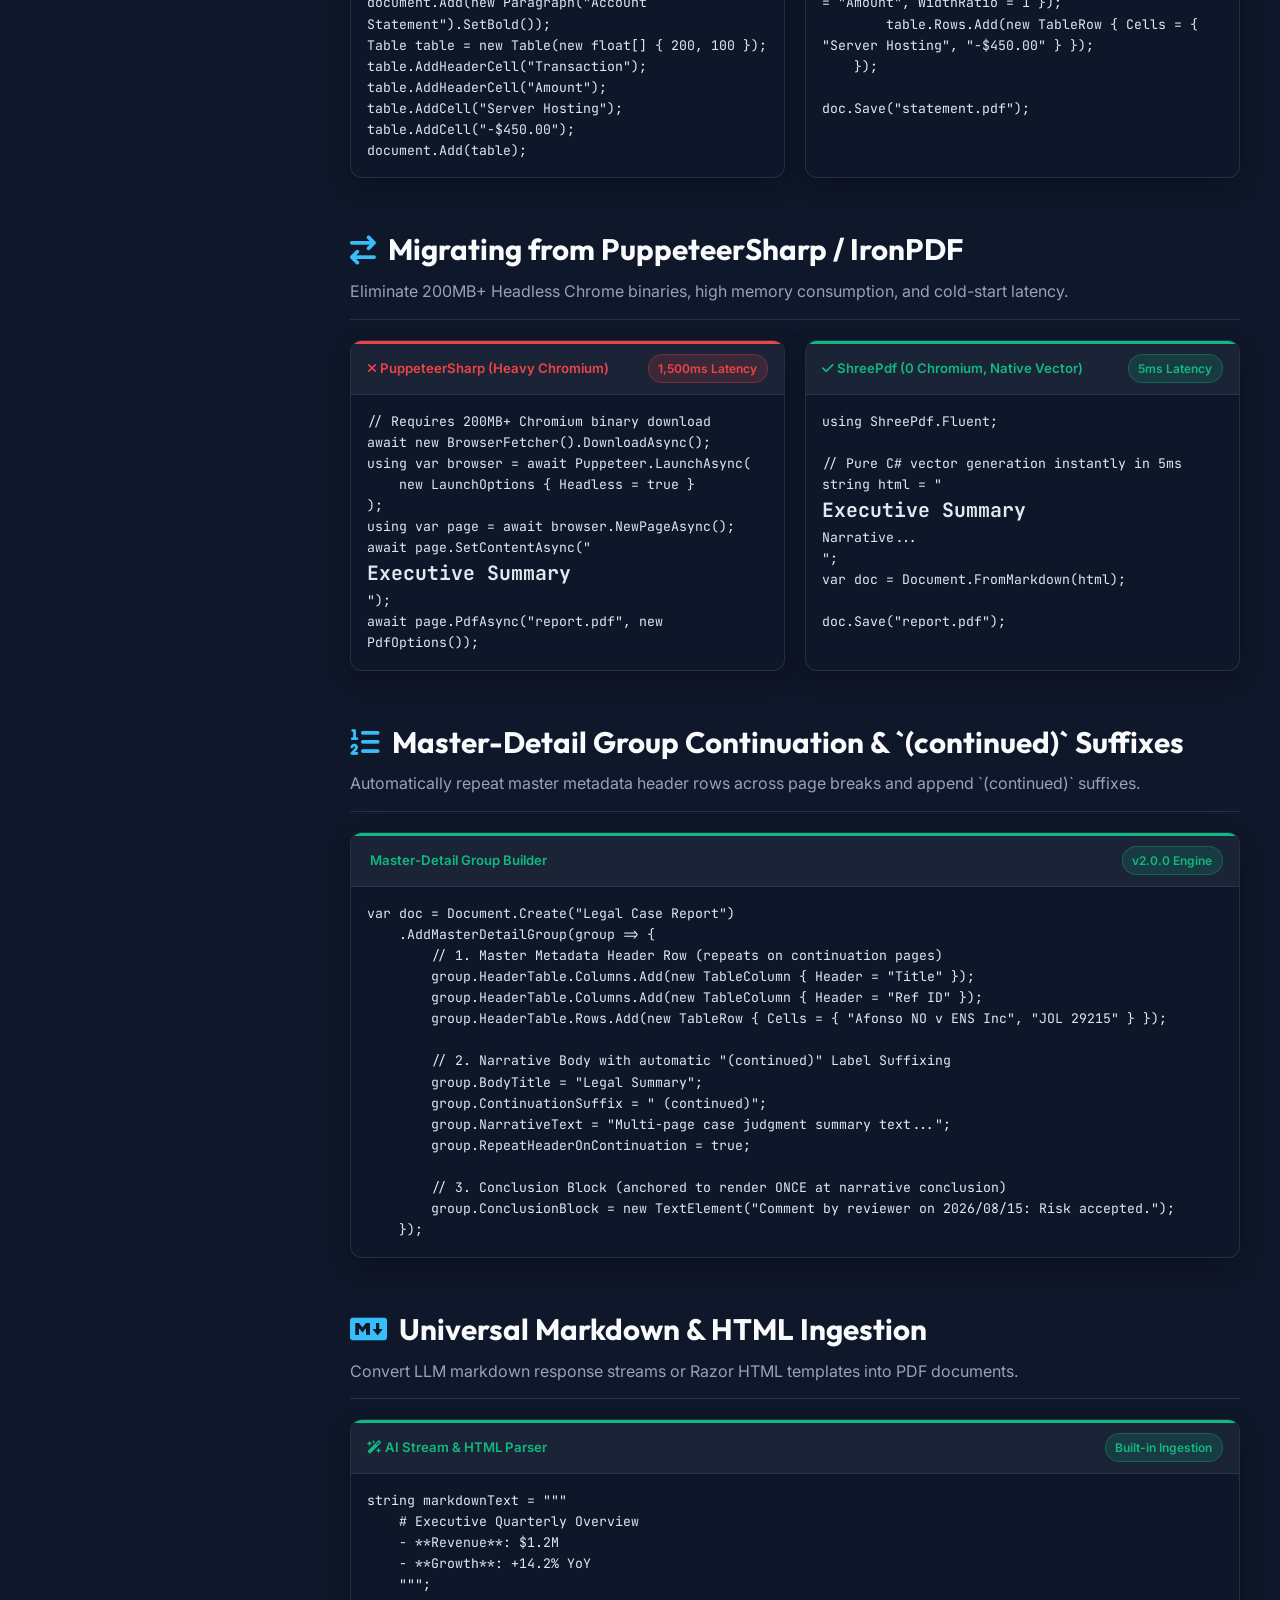
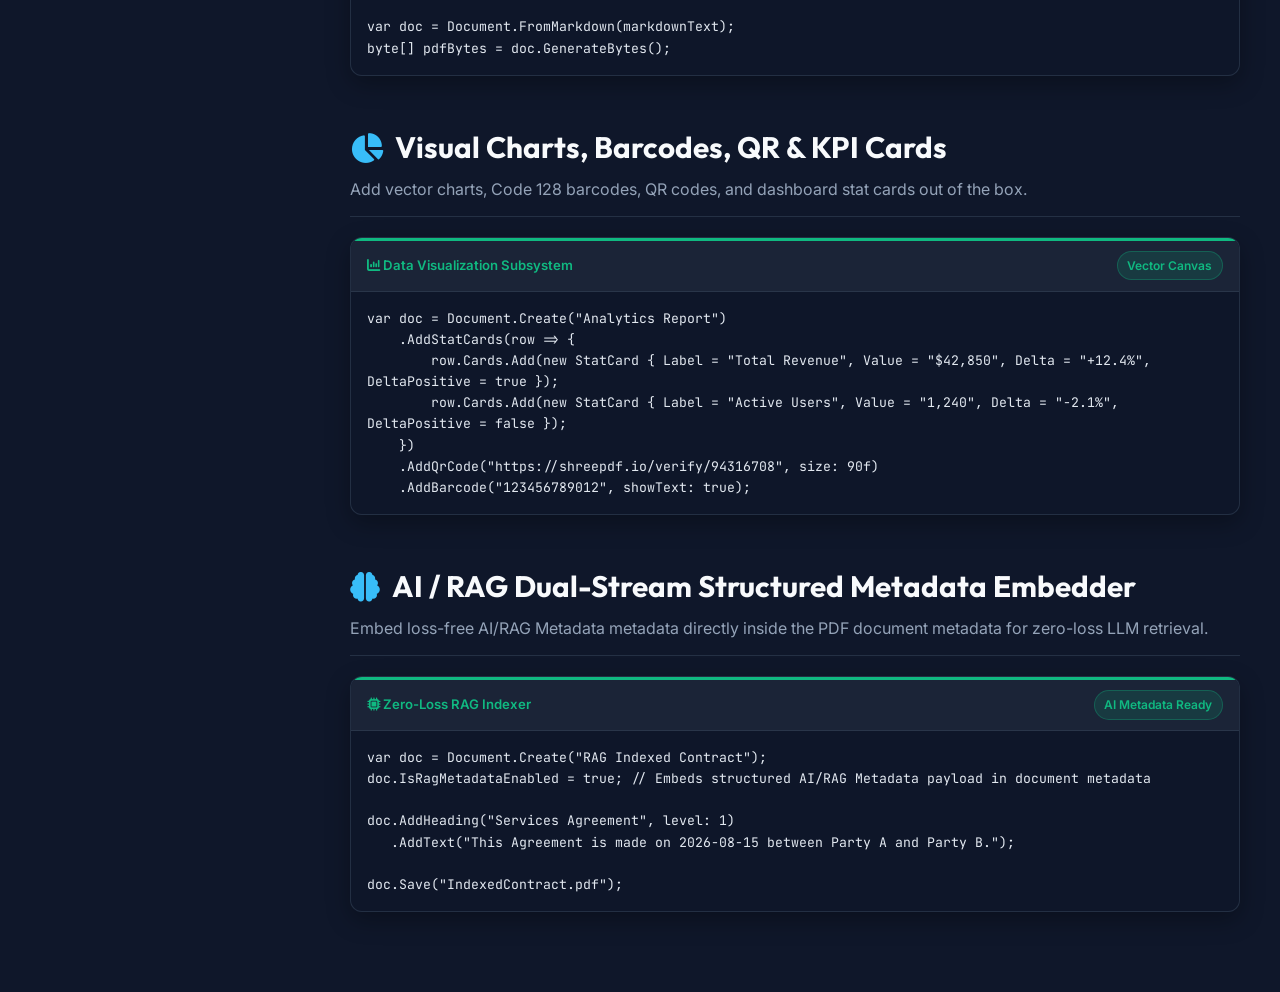
<file: migration.html>
<!DOCTYPE html>
<html lang="en">
<head>
    <meta charset="UTF-8">
    <meta name="viewport" content="width=device-width, initial-scale=1.0">
    <title>ShreePdf Engine — Migration Guide & Feature Reference</title>
    <meta name="description" content="Comprehensive migration guide and code conversion reference for transitioning from QuestPDF, iText 7, PuppeteerSharp, IronPDF, and SelectPdf to ShreePdf Engine.">

    <!-- Google Fonts -->
    <link rel="preconnect" href="https://fonts.googleapis.com">
    <link rel="preconnect" href="https://fonts.gstatic.com" crossorigin>
    <link href="https://fonts.googleapis.com/css2?family=Inter:wght@400;500;600;700&family=JetBrains+Mono:wght@400;500;600&family=Outfit:wght@600;700;800&display=swap" rel="stylesheet">

    <!-- FontAwesome Icons -->
    <link rel="stylesheet" href="https://cdnjs.cloudflare.com/ajax/libs/font-awesome/6.4.0/css/all.min.css">

    <!-- CSS -->
    <link rel="stylesheet" href="style.css?v=2.0.1">

    <style>
        /* Migration Specific Layout with Left Sidebar */
        .migration-wrapper {
            display: flex;
            min-height: calc(100vh - 70px);
            margin-top: 70px;
        }

        .left-sidebar {
            width: 310px;
            background: rgba(15, 23, 42, 0.95);
            border-right: 1px solid rgba(51, 65, 85, 0.6);
            position: fixed;
            top: 70px;
            bottom: 0;
            left: 0;
            overflow-y: auto;
            padding: 1.5rem 1rem;
            backdrop-filter: blur(12px);
            z-index: 90;
        }

        .sidebar-section-title {
            font-family: var(--font-heading);
            font-size: 0.75rem;
            text-transform: uppercase;
            letter-spacing: 0.1em;
            color: var(--accent);
            margin-bottom: 0.75rem;
            padding-left: 0.75rem;
            font-weight: 700;
        }

        .sidebar-nav {
            list-style: none;
            margin-bottom: 1.75rem;
        }

        .sidebar-nav-item {
            margin-bottom: 0.3rem;
        }

        .sidebar-nav-link {
            display: flex;
            align-items: center;
            gap: 0.75rem;
            padding: 0.65rem 0.85rem;
            color: var(--text-muted);
            text-decoration: none;
            border-radius: 8px;
            font-size: 0.875rem;
            font-weight: 500;
            transition: all 0.2s ease;
        }

        .sidebar-nav-link i {
            width: 18px;
            text-align: center;
            font-size: 0.95rem;
        }

        .sidebar-nav-link:hover {
            color: var(--text-main);
            background: rgba(51, 65, 85, 0.4);
            transform: translateX(3px);
        }

        .sidebar-nav-link.active {
            color: #ffffff;
            background: linear-gradient(135deg, rgba(79, 70, 229, 0.8), rgba(56, 189, 248, 0.6));
            font-weight: 600;
            box-shadow: 0 4px 12px rgba(79, 70, 229, 0.3);
        }

        .left-sidebar::-webkit-scrollbar {
            width: 5px;
        }
        .left-sidebar::-webkit-scrollbar-thumb {
            background: rgba(79, 70, 229, 0.4);
            border-radius: 4px;
        }

        .main-content {
            margin-left: 310px;
            flex: 1;
            padding: 2rem 2.5rem;
            max-width: 1400px;
        }

        .doc-section {
            margin-bottom: 3rem;
            scroll-margin-top: 90px;
        }

        .doc-header {
            margin-bottom: 1.25rem;
            border-bottom: 1px solid rgba(51, 65, 85, 0.6);
            padding-bottom: 0.85rem;
        }

        .doc-header h2 {
            font-family: var(--font-heading);
            font-size: 1.85rem;
            color: var(--text-main);
            display: flex;
            align-items: center;
            gap: 0.75rem;
        }

        .doc-header h2 i {
            color: var(--accent);
        }

        .doc-header p {
            color: var(--text-muted);
            font-size: 1rem;
            margin-top: 0.35rem;
        }

        /* Code Comparison Grid */
        .comparison-grid {
            display: grid;
            grid-template-columns: 1fr 1fr;
            gap: 1.25rem;
            margin-top: 1.25rem;
        }

        @media (max-width: 900px) {
            .comparison-grid {
                grid-template-columns: 1fr;
            }
        }

        .code-box {
            background: rgba(15, 23, 42, 0.9);
            border: 1px solid var(--bg-card-border);
            border-radius: 12px;
            overflow: hidden;
            box-shadow: 0 8px 24px rgba(0,0,0,0.3);
        }

        .code-header {
            display: flex;
            justify-content: space-between;
            align-items: center;
            padding: 0.65rem 1rem;
            background: rgba(30, 41, 59, 0.8);
            border-bottom: 1px solid var(--bg-card-border);
            font-size: 0.825rem;
            font-weight: 600;
        }

        .code-header.before {
            color: #ef4444;
            border-top: 3px solid #ef4444;
        }

        .code-header.after {
            color: #10b981;
            border-top: 3px solid #10b981;
        }

        .code-body {
            padding: 1rem;
            font-family: var(--font-code);
            font-size: 0.825rem;
            line-height: 1.6;
            color: #e2e8f0;
            white-space: pre-wrap;
            word-break: break-word;
            overflow-x: hidden;
        }

        /* Metric Pill */
        .metric-pill {
            display: inline-flex;
            align-items: center;
            gap: 0.4rem;
            padding: 0.25rem 0.6rem;
            border-radius: 20px;
            font-size: 0.75rem;
            font-weight: 600;
        }

        .metric-pill.success {
            background: rgba(16, 185, 129, 0.15);
            color: #10b981;
            border: 1px solid rgba(16, 185, 129, 0.3);
        }

        .metric-pill.danger {
            background: rgba(239, 68, 68, 0.15);
            color: #ef4444;
            border: 1px solid rgba(239, 68, 68, 0.3);
        }

        /* Table Styling */
        .matrix-table {
            width: 100%;
            border-collapse: collapse;
            margin-top: 1rem;
            background: var(--bg-card);
            border-radius: 12px;
            overflow: hidden;
            border: 1px solid var(--bg-card-border);
        }

        .matrix-table th, .matrix-table td {
            padding: 0.9rem 1.1rem;
            text-align: left;
            border-bottom: 1px solid var(--bg-card-border);
            font-size: 0.9rem;
        }

        .matrix-table th {
            background: rgba(30, 41, 59, 0.9);
            color: var(--accent);
            font-family: var(--font-heading);
            font-weight: 600;
        }

        @media (max-width: 1024px) {
            .left-sidebar {
                width: 240px;
            }
            .main-content {
                margin-left: 240px;
                padding: 1.5rem;
            }
        }

        @media (max-width: 768px) {
            .migration-wrapper {
                flex-direction: column;
            }
            .left-sidebar {
                position: relative;
                width: 100%;
                top: 0;
                height: auto;
            }
            .main-content {
                margin-left: 0;
                padding: 1.25rem;
            }
        }
    </style>
</head>
<body>

    <!-- Header Navigation -->
    <header class="navbar" style="position: fixed; top: 0; width: 100%; z-index: 100;">
        <div class="nav-container">
            <a href="index.html" class="brand" style="text-decoration: none;">
                <img src="icon.png" alt="ShreePdf Icon" class="brand-icon-img">
                <span class="brand-word">Shree<span class="gradient-text">Pdf</span></span>
            </a>
            <nav class="nav-links">
                <a href="index.html" class="nav-link"><i class="fa-solid fa-house"></i> Home</a>
                <a href="viewer.html" class="nav-link"><i class="fa-solid fa-eye"></i> ShreePdfViewer</a>
                <a href="index.html#playground" class="nav-link"><i class="fa-solid fa-flask"></i> Playground</a>
                <a href="migration.html" class="nav-link active"><i class="fa-solid fa-book"></i> Migration Guide</a>
            </nav>
            <div class="nav-actions">
                <a href="https://www.nuget.org/packages/ShreePdf" target="_blank" class="btn btn-secondary">
                    <i class="fa-solid fa-box-open"></i> NuGet v2.0.0
                </a>
                <a href="https://github.com/jjopensoftworks-blip/ShreePdfPage" target="_blank" class="btn btn-primary">
                    <i class="fa-brands fa-github"></i> GitHub
                </a>
            </div>
        </div>
    </header>

    <div class="migration-wrapper">

        <!-- Left Sidebar Navigation -->
        <aside class="left-sidebar">
            <div class="sidebar-section-title"><i class="fa-solid fa-compass"></i> Migration Topics</div>
            <ul class="sidebar-nav">
                <li class="sidebar-nav-item">
                    <a href="#overview" class="sidebar-nav-link active">
                        <i class="fa-solid fa-chart-line"></i> Performance Matrix
                    </a>
                </li>
                <li class="sidebar-nav-item">
                    <a href="#questpdf" class="sidebar-nav-link">
                        <i class="fa-solid fa-file-code"></i> QuestPDF ➔ ShreePdf
                    </a>
                </li>
                <li class="sidebar-nav-item">
                    <a href="#itext" class="sidebar-nav-link">
                        <i class="fa-solid fa-cubes"></i> iText 7 ➔ ShreePdf
                    </a>
                </li>
                <li class="sidebar-nav-item">
                    <a href="#chromium" class="sidebar-nav-link">
                        <i class="fa-brands fa-chrome"></i> Chromium / IronPDF
                    </a>
                </li>
            </ul>

            <div class="sidebar-section-title"><i class="fa-solid fa-scale-balanced"></i> Competitor Deep-Dives</div>
            <ul class="sidebar-nav">
                <li class="sidebar-nav-item">
                    <a href="questpdf-alternative.html" class="sidebar-nav-link">
                        <i class="fa-solid fa-bolt"></i> QuestPDF vs ShreePdf
                    </a>
                </li>
                <li class="sidebar-nav-item">
                    <a href="ironpdf-alternative.html" class="sidebar-nav-link">
                        <i class="fa-solid fa-microchip"></i> IronPDF Alternative
                    </a>
                </li>
                <li class="sidebar-nav-item">
                    <a href="puppeteer-sharp-alternative.html" class="sidebar-nav-link">
                        <i class="fa-brands fa-docker"></i> PuppeteerSharp vs ShreePdf
                    </a>
                </li>
                <li class="sidebar-nav-item">
                    <a href="itext-alternative.html" class="sidebar-nav-link">
                        <i class="fa-solid fa-cubes"></i> iText 7 Alternative
                    </a>
                </li>
                <li class="sidebar-nav-item">
                    <a href="selectpdf-alternative.html" class="sidebar-nav-link">
                        <i class="fa-solid fa-server"></i> SelectPdf / wkhtmltopdf
                    </a>
                </li>
            </ul>

            <div class="sidebar-section-title"><i class="fa-solid fa-star"></i> Feature Snippets</div>
            <ul class="sidebar-nav">
                <li class="sidebar-nav-item">
                    <a href="#master-detail" class="sidebar-nav-link">
                        <i class="fa-solid fa-list-ol"></i> Master-Detail & Continuation
                    </a>
                </li>
                <li class="sidebar-nav-item">
                    <a href="#ingestion" class="sidebar-nav-link">
                        <i class="fa-brands fa-markdown"></i> Markdown & Razor
                    </a>
                </li>
                <li class="sidebar-nav-item">
                    <a href="#visuals" class="sidebar-nav-link">
                        <i class="fa-solid fa-chart-pie"></i> Charts, Barcodes & QR
                    </a>
                </li>
                <li class="sidebar-nav-item">
                    <a href="#rag" class="sidebar-nav-link">
                        <i class="fa-solid fa-brain"></i> AI / RAG Archival Metadata Structured Metadata
                    </a>
                </li>
            </ul>
        </aside>

        <!-- Main Content Area -->
        <main class="main-content">

            <!-- Section 1: Overview & Matrix -->
            <section id="overview" class="doc-section">
                <div class="doc-header">
                    <h2><i class="fa-solid fa-gauge-high"></i> Migration Matrix & Performance Gains</h2>
                    <p>Compare developer productivity, execution speeds, and memory footprint when switching to ShreePdf Engine.</p>
                </div>

                <table class="matrix-table">
                    <thead>
                        <tr>
                            <th>Dimension / Metric</th>
                            <th>Competitor Average</th>
                            <th>ShreePdf Engine</th>
                            <th>Developer Gain</th>
                        </tr>
                    </thead>
                    <tbody>
                        <tr>
                            <td><strong>Code Verbosity</strong></td>
                            <td>50 – 120 lines / page</td>
                            <td><span class="metric-pill success">5 – 15 lines / page</span></td>
                            <td><strong>80% less boilerplate code</strong></td>
                        </tr>
                        <tr>
                            <td><strong>Execution Speed</strong></td>
                            <td>1,500 – 4,000 ms (Chromium)</td>
                            <td><span class="metric-pill success">5 – 15 ms / page</span></td>
                            <td><strong>250x faster PDF rendering</strong></td>
                        </tr>
                        <tr>
                            <td><strong>Memory Footprint</strong></td>
                            <td>400 – 800 MB RAM</td>
                            <td><span class="metric-pill success">~15 MB RAM</span></td>
                            <td><strong>Zero cold-start timeouts</strong></td>
                        </tr>
                        <tr>
                            <td><strong>Native Dependencies</strong></td>
                            <td>200MB+ Headless Chrome / WebKit</td>
                            <td><span class="metric-pill success">0 (Pure Managed .NET Vector Engine)</span></td>
                            <td><strong>100% Cross-Platform (Docker/Linux)</strong></td>
                        </tr>
                    </tbody>
                </table>
            </section>

            <!-- Section 2: QuestPDF Migration -->
            <section id="questpdf" class="doc-section">
                <div class="doc-header">
                    <h2><i class="fa-solid fa-arrow-right-arrow-left"></i> Migrating from QuestPDF</h2>
                    <p>QuestPDF requires deep lambda nesting and strict layout columns. ShreePdf offers a clean, fluid builder.</p>
                </div>

                <div class="comparison-grid">
                    <div class="code-box">
                        <div class="code-header before">
                            <span><i class="fa-solid fa-xmark"></i> QuestPDF (Verbose Lambdas)</span>
                            <span class="metric-pill danger">32 Lines</span>
                        </div>
                        <div class="code-body">Document.Create(container => {
    container.Page(page => {
        page.Size(PageSizes.A4);
        page.Header().Text("Financial Report").Bold();
        page.Content().Table(table => {
            table.ColumnsDefinition(cols => {
                cols.RelativeColumn(3);
                cols.RelativeColumn(1);
            });
            table.Header(h => {
                h.Cell().Text("Department");
                h.Cell().Text("Budget");
            });
            table.Cell().Text("Engineering");
            table.Cell().Text("$120,000");
        });
    });
}).GeneratePdf("report.pdf");</div>
                    </div>

                    <div class="code-box">
                        <div class="code-header after">
                            <span><i class="fa-solid fa-check"></i> ShreePdf (Clean Fluent DSL)</span>
                            <span class="metric-pill success">9 Lines</span>
                        </div>
                        <div class="code-body">using ShreePdf.Fluent;

var doc = Document.Create("Financial Report")
    .AddHeading("Financial Report", level: 1)
    .AddTable(table => {
        table.Columns.Add(new TableColumn { Header = "Department", WidthRatio = 3 });
        table.Columns.Add(new TableColumn { Header = "Budget", WidthRatio = 1 });
        table.Rows.Add(new TableRow { Cells = { "Engineering", "$120,000" } });
    });

doc.Save("report.pdf");</div>
                    </div>
                </div>
            </section>

            <!-- Section 3: iText 7 Migration -->
            <section id="itext" class="doc-section">
                <div class="doc-header">
                    <h2><i class="fa-solid fa-arrow-right-arrow-left"></i> Migrating from iText 7 / iTextSharp</h2>
                    <p>Replace low-level PDF canvas stream painting and AGPL licensing traps with modern C# design systems.</p>
                </div>

                <div class="comparison-grid">
                    <div class="code-box">
                        <div class="code-header before">
                            <span><i class="fa-solid fa-xmark"></i> iText 7 (Imperative Streams)</span>
                            <span class="metric-pill danger">AGPL Copyleft</span>
                        </div>
                        <div class="code-body">using iText.Kernel.Pdf;
using iText.Layout;
using iText.Layout.Element;

using var writer = new PdfWriter("statement.pdf");
using var pdf = new PdfDocument(writer);
using var document = new Document(pdf);

document.Add(new Paragraph("Account Statement").SetBold());
Table table = new Table(new float[] { 200, 100 });
table.AddHeaderCell("Transaction");
table.AddHeaderCell("Amount");
table.AddCell("Server Hosting");
table.AddCell("-$450.00");
document.Add(table);</div>
                    </div>

                    <div class="code-box">
                        <div class="code-header after">
                            <span><i class="fa-solid fa-check"></i> ShreePdf (Auto Budgeted Layout)</span>
                            <span class="metric-pill success">Permissive / Commercial</span>
                        </div>
                        <div class="code-body">using ShreePdf.Fluent;

var doc = Document.Create("Account Statement")
    .AddHeading("Account Statement", level: 1)
    .AddTable(table => {
        table.Columns.Add(new TableColumn { Header = "Transaction", WidthRatio = 2 });
        table.Columns.Add(new TableColumn { Header = "Amount", WidthRatio = 1 });
        table.Rows.Add(new TableRow { Cells = { "Server Hosting", "-$450.00" } });
    });

doc.Save("statement.pdf");</div>
                    </div>
                </div>
            </section>

            <!-- Section 4: Chromium / Puppeteer Migration -->
            <section id="chromium" class="doc-section">
                <div class="doc-header">
                    <h2><i class="fa-solid fa-arrow-right-arrow-left"></i> Migrating from PuppeteerSharp / IronPDF</h2>
                    <p>Eliminate 200MB+ Headless Chrome binaries, high memory consumption, and cold-start latency.</p>
                </div>

                <div class="comparison-grid">
                    <div class="code-box">
                        <div class="code-header before">
                            <span><i class="fa-solid fa-xmark"></i> PuppeteerSharp (Heavy Chromium)</span>
                            <span class="metric-pill danger">1,500ms Latency</span>
                        </div>
                        <div class="code-body">// Requires 200MB+ Chromium binary download
await new BrowserFetcher().DownloadAsync();
using var browser = await Puppeteer.LaunchAsync(
    new LaunchOptions { Headless = true }
);
using var page = await browser.NewPageAsync();
await page.SetContentAsync("<h1>Executive Summary</h1>");
await page.PdfAsync("report.pdf", new PdfOptions());</div>
                    </div>

                    <div class="code-box">
                        <div class="code-header after">
                            <span><i class="fa-solid fa-check"></i> ShreePdf (0 Chromium, Native Vector)</span>
                            <span class="metric-pill success">5ms Latency</span>
                        </div>
                        <div class="code-body">using ShreePdf.Fluent;

// Pure C# vector generation instantly in 5ms
string html = "<h1>Executive Summary</h1><p>Narrative...</p>";
var doc = Document.FromMarkdown(html);

doc.Save("report.pdf");</div>
                    </div>
                </div>
            </section>

            <!-- Section 5: Master-Detail Continuation -->
            <section id="master-detail" class="doc-section">
                <div class="doc-header">
                    <h2><i class="fa-solid fa-list-ol"></i> Master-Detail Group Continuation & `(continued)` Suffixes</h2>
                    <p>Automatically repeat master metadata header rows across page breaks and append `(continued)` suffixes.</p>
                </div>

                <div class="code-box">
                    <div class="code-header after">
                        <span><i class="fa-solid fa-sparkles"></i> Master-Detail Group Builder</span>
                        <span class="metric-pill success">v2.0.0 Engine</span>
                    </div>
                    <div class="code-body">var doc = Document.Create("Legal Case Report")
    .AddMasterDetailGroup(group => {
        // 1. Master Metadata Header Row (repeats on continuation pages)
        group.HeaderTable.Columns.Add(new TableColumn { Header = "Title" });
        group.HeaderTable.Columns.Add(new TableColumn { Header = "Ref ID" });
        group.HeaderTable.Rows.Add(new TableRow { Cells = { "Afonso NO v ENS Inc", "JOL 29215" } });

        // 2. Narrative Body with automatic "(continued)" Label Suffixing
        group.BodyTitle = "Legal Summary";
        group.ContinuationSuffix = " (continued)";
        group.NarrativeText = "Multi-page case judgment summary text...";
        group.RepeatHeaderOnContinuation = true;

        // 3. Conclusion Block (anchored to render ONCE at narrative conclusion)
        group.ConclusionBlock = new TextElement("Comment by reviewer on 2026/08/15: Risk accepted.");
    });</div>
                </div>
            </section>

            <!-- Section 6: Markdown & HTML Ingestion -->
            <section id="ingestion" class="doc-section">
                <div class="doc-header">
                    <h2><i class="fa-brands fa-markdown"></i> Universal Markdown & HTML Ingestion</h2>
                    <p>Convert LLM markdown response streams or Razor HTML templates into PDF documents.</p>
                </div>

                <div class="code-box">
                    <div class="code-header after">
                        <span><i class="fa-solid fa-wand-magic-sparkles"></i> AI Stream & HTML Parser</span>
                        <span class="metric-pill success">Built-in Ingestion</span>
                    </div>
                    <div class="code-body">string markdownText = """
    # Executive Quarterly Overview
    - **Revenue**: $1.2M
    - **Growth**: +14.2% YoY
    """;

var doc = Document.FromMarkdown(markdownText);
byte[] pdfBytes = doc.GenerateBytes();</div>
                </div>
            </section>

            <!-- Section 7: Rich Visuals -->
            <section id="visuals" class="doc-section">
                <div class="doc-header">
                    <h2><i class="fa-solid fa-chart-pie"></i> Visual Charts, Barcodes, QR & KPI Cards</h2>
                    <p>Add vector charts, Code 128 barcodes, QR codes, and dashboard stat cards out of the box.</p>
                </div>

                <div class="code-box">
                    <div class="code-header after">
                        <span><i class="fa-solid fa-chart-column"></i> Data Visualization Subsystem</span>
                        <span class="metric-pill success">Vector Canvas</span>
                    </div>
                    <div class="code-body">var doc = Document.Create("Analytics Report")
    .AddStatCards(row => {
        row.Cards.Add(new StatCard { Label = "Total Revenue", Value = "$42,850", Delta = "+12.4%", DeltaPositive = true });
        row.Cards.Add(new StatCard { Label = "Active Users", Value = "1,240", Delta = "-2.1%", DeltaPositive = false });
    })
    .AddQrCode("https://shreepdf.io/verify/94316708", size: 90f)
    .AddBarcode("123456789012", showText: true);</div>
                </div>
            </section>

            <!-- Section 8: AI / RAG Metadata -->
            <section id="rag" class="doc-section">
                <div class="doc-header">
                    <h2><i class="fa-solid fa-brain"></i> AI / RAG Dual-Stream Structured Metadata Embedder</h2>
                    <p>Embed loss-free AI/RAG Metadata metadata directly inside the PDF document metadata for zero-loss LLM retrieval.</p>
                </div>

                <div class="code-box">
                    <div class="code-header after">
                        <span><i class="fa-solid fa-microchip"></i> Zero-Loss RAG Indexer</span>
                        <span class="metric-pill success">AI Metadata Ready</span>
                    </div>
                    <div class="code-body">var doc = Document.Create("RAG Indexed Contract");
doc.IsRagMetadataEnabled = true; // Embeds structured AI/RAG Metadata payload in document metadata

doc.AddHeading("Services Agreement", level: 1)
   .AddText("This Agreement is made on 2026-08-15 between Party A and Party B.");

doc.Save("IndexedContract.pdf");</div>
                </div>
            </section>

        </main>
    </div>

    <!-- Active Sidebar Highlight JavaScript -->
    <script>
        document.addEventListener('DOMContentLoaded', () => {
            const sections = document.querySelectorAll('.doc-section');
            const navLinks = document.querySelectorAll('.sidebar-nav-link');

            const observer = new IntersectionObserver((entries) => {
                entries.forEach(entry => {
                    if (entry.isIntersecting) {
                        const id = entry.target.getAttribute('id');
                        navLinks.forEach(link => {
                            link.classList.remove('active');
                            if (link.getAttribute('href') === `#${id}`) {
                                link.classList.add('active');
                            }
                        });
                    }
                });
            }, { threshold: 0.3 });

            sections.forEach(section => observer.observe(section));
        });
    <script src="app.js?v=2.0.1"></script>
</body>
</html>
</file>
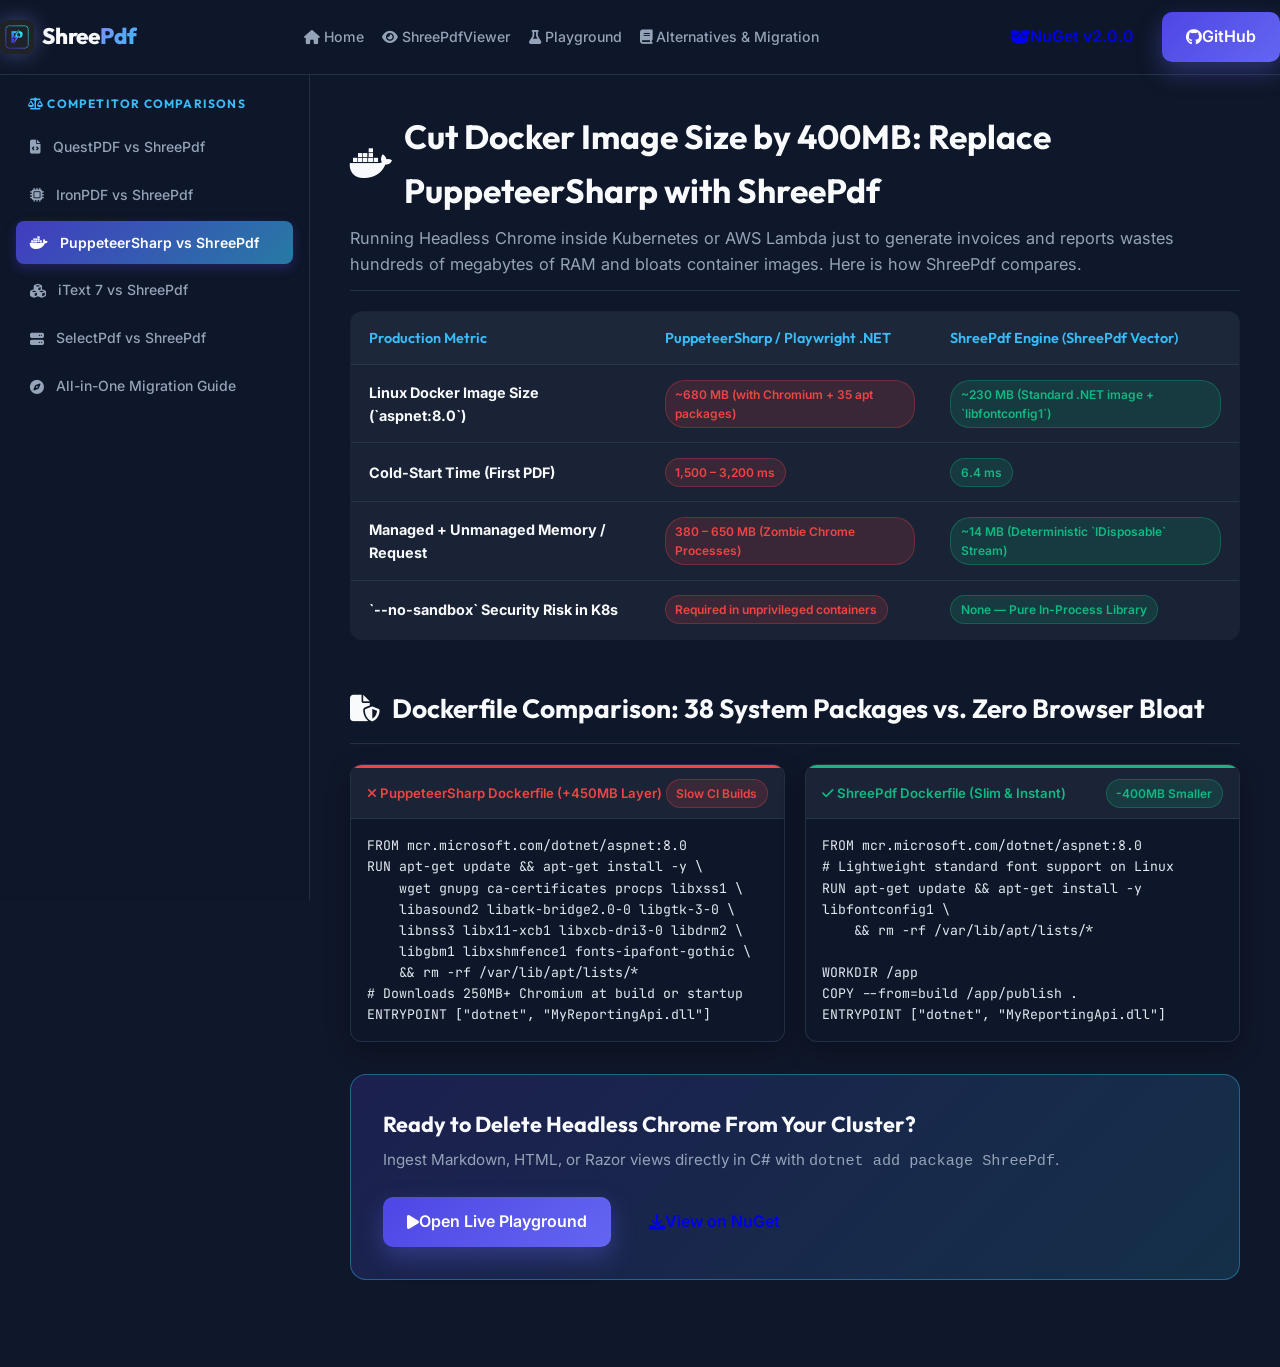
<file: puppeteer-sharp-alternative.html>
<!DOCTYPE html>
<html lang="en">
<head>
    <meta charset="UTF-8">
    <meta name="viewport" content="width=device-width, initial-scale=1.0">
    <title>PuppeteerSharp Alternative: Cut Docker Image Size by 400MB with ShreePdf</title>
    <meta name="description" content="Replace PuppeteerSharp and Headless Chrome in .NET 8 and .NET 10 Docker containers with ShreePdf. Cut container size by 400MB+, reduce memory from 600MB to 15MB, and render PDFs in 5ms.">
    <meta name="keywords" content="PuppeteerSharp alternative, Playwright PDF alternative .NET, HTML to PDF Docker .NET, Headless Chrome PDF alternative C#, ShreePdf Vector PDF library">
    <link rel="canonical" href="https://jjopensoftworks-blip.github.io/ShreePdfPage/puppeteer-sharp-alternative.html">

    <meta property="og:title" content="Cut Docker Image Size by 400MB: Replace PuppeteerSharp with ShreePdf">
    <meta property="og:description" content="Stop installing libgbm, libnss3, and 400MB Chromium layers in your .NET Alpine/Debian Dockerfiles. Render Markdown &amp; HTML to PDF in 5ms with ShreePdf.">
    <meta property="og:type" content="article">
    <meta property="og:url" content="https://jjopensoftworks-blip.github.io/ShreePdfPage/puppeteer-sharp-alternative.html">

    <link rel="preconnect" href="https://fonts.googleapis.com">
    <link rel="preconnect" href="https://fonts.gstatic.com" crossorigin>
    <link href="https://fonts.googleapis.com/css2?family=Inter:wght@400;500;600;700&family=JetBrains+Mono:wght@400;500;600&family=Outfit:wght@600;700;800&display=swap" rel="stylesheet">
    <link rel="stylesheet" href="https://cdnjs.cloudflare.com/ajax/libs/font-awesome/6.4.0/css/all.min.css">
    <link rel="stylesheet" href="style.css?v=2.0.1">

    <style>
        .migration-wrapper { display: flex; min-height: calc(100vh - 70px); margin-top: 70px; }
        .left-sidebar { width: 310px; background: rgba(15, 23, 42, 0.95); border-right: 1px solid rgba(51, 65, 85, 0.6); position: fixed; top: 70px; bottom: 0; left: 0; overflow-y: auto; padding: 1.5rem 1rem; backdrop-filter: blur(12px); z-index: 90; }
        .sidebar-section-title { font-family: var(--font-heading); font-size: 0.75rem; text-transform: uppercase; letter-spacing: 0.1em; color: var(--accent); margin-bottom: 0.75rem; padding-left: 0.75rem; font-weight: 700; }
        .sidebar-nav { list-style: none; margin-bottom: 1.75rem; }
        .sidebar-nav-item { margin-bottom: 0.3rem; }
        .sidebar-nav-link { display: flex; align-items: center; gap: 0.75rem; padding: 0.65rem 0.85rem; color: var(--text-muted); text-decoration: none; border-radius: 8px; font-size: 0.875rem; font-weight: 500; transition: all 0.2s ease; }
        .sidebar-nav-link:hover { color: var(--text-main); background: rgba(51, 65, 85, 0.4); transform: translateX(3px); }
        .sidebar-nav-link.active { color: #ffffff; background: linear-gradient(135deg, rgba(79, 70, 229, 0.8), rgba(56, 189, 248, 0.6)); font-weight: 600; box-shadow: 0 4px 12px rgba(79, 70, 229, 0.3); }
        .main-content { margin-left: 310px; flex: 1; padding: 2.5rem; max-width: 1350px; }
        .doc-section { margin-bottom: 3rem; scroll-margin-top: 90px; }
        .doc-header { margin-bottom: 1.25rem; border-bottom: 1px solid rgba(51, 65, 85, 0.6); padding-bottom: 0.85rem; }
        .doc-header h1, .doc-header h2 { font-family: var(--font-heading); color: var(--text-main); display: flex; align-items: center; gap: 0.75rem; }
        .doc-header h1 { font-size: 2.1rem; }
        .doc-header h2 { font-size: 1.65rem; }
        .doc-header p { color: var(--text-muted); font-size: 1.02rem; margin-top: 0.45rem; }
        .comparison-grid { display: grid; grid-template-columns: 1fr 1fr; gap: 1.25rem; margin-top: 1.25rem; }
        .code-box { background: rgba(15, 23, 42, 0.9); border: 1px solid var(--bg-card-border); border-radius: 12px; overflow: hidden; box-shadow: 0 8px 24px rgba(0,0,0,0.3); }
        .code-header { display: flex; justify-content: space-between; align-items: center; padding: 0.65rem 1rem; background: rgba(30, 41, 59, 0.8); border-bottom: 1px solid var(--bg-card-border); font-size: 0.825rem; font-weight: 600; }
        .code-header.before { color: #ef4444; border-top: 3px solid #ef4444; }
        .code-header.after { color: #10b981; border-top: 3px solid #10b981; }
        .code-body { padding: 1rem; font-family: var(--font-code); font-size: 0.825rem; line-height: 1.6; color: #e2e8f0; white-space: pre-wrap; word-break: break-word; }
        .metric-pill { display: inline-flex; align-items: center; gap: 0.4rem; padding: 0.25rem 0.6rem; border-radius: 20px; font-size: 0.75rem; font-weight: 600; }
        .metric-pill.success { background: rgba(16, 185, 129, 0.15); color: #10b981; border: 1px solid rgba(16, 185, 129, 0.3); }
        .metric-pill.danger { background: rgba(239, 68, 68, 0.15); color: #ef4444; border: 1px solid rgba(239, 68, 68, 0.3); }
        .matrix-table { width: 100%; border-collapse: collapse; margin-top: 1rem; background: var(--bg-card); border-radius: 12px; overflow: hidden; border: 1px solid var(--bg-card-border); }
        .matrix-table th, .matrix-table td { padding: 0.9rem 1.1rem; text-align: left; border-bottom: 1px solid var(--bg-card-border); font-size: 0.9rem; }
        .matrix-table th { background: rgba(30, 41, 59, 0.9); color: var(--accent); font-family: var(--font-heading); font-weight: 600; }
        .cta-banner { background: linear-gradient(135deg, rgba(79, 70, 229, 0.2), rgba(56, 189, 248, 0.15)); border: 1px solid rgba(56, 189, 248, 0.4); border-radius: 16px; padding: 2rem; margin-top: 2rem; display: flex; justify-content: space-between; align-items: center; flex-wrap: wrap; gap: 1.5rem; }
        @media (max-width: 900px) { .comparison-grid { grid-template-columns: 1fr; } .migration-wrapper { flex-direction: column; } .left-sidebar { position: relative; width: 100%; top: 0; } .main-content { margin-left: 0; padding: 1.25rem; } }
    </style>
</head>
<body>
    <header class="navbar" style="position: fixed; top: 0; width: 100%; z-index: 100;">
        <div class="nav-container">
            <a href="index.html" class="brand" style="text-decoration: none;">
                <img src="icon.png" alt="ShreePdf Icon" class="brand-icon-img">
                <span class="brand-word">Shree<span class="gradient-text">Pdf</span></span>
            </a>
            <nav class="nav-links">
                <a href="index.html" class="nav-link"><i class="fa-solid fa-house"></i> Home</a>
                <a href="viewer.html" class="nav-link"><i class="fa-solid fa-eye"></i> ShreePdfViewer</a>
                <a href="index.html#playground" class="nav-link"><i class="fa-solid fa-flask"></i> Playground</a>
                <a href="migration.html" class="nav-link active"><i class="fa-solid fa-book"></i> Alternatives &amp; Migration</a>
            </nav>
            <div class="nav-actions">
                <a href="https://www.nuget.org/packages/ShreePdf" target="_blank" class="btn btn-secondary"><i class="fa-solid fa-box-open"></i> NuGet v2.0.0</a>
                <a href="https://github.com/jjopensoftworks-blip/ShreePdfPage" target="_blank" class="btn btn-primary"><i class="fa-brands fa-github"></i> GitHub</a>
            </div>
        </div>
    </header>

    <div class="migration-wrapper">
        <aside class="left-sidebar">
            <div class="sidebar-section-title"><i class="fa-solid fa-scale-balanced"></i> Competitor Comparisons</div>
            <ul class="sidebar-nav">
                <li class="sidebar-nav-item"><a href="questpdf-alternative.html" class="sidebar-nav-link"><i class="fa-solid fa-file-code"></i> QuestPDF vs ShreePdf</a></li>
                <li class="sidebar-nav-item"><a href="ironpdf-alternative.html" class="sidebar-nav-link"><i class="fa-solid fa-microchip"></i> IronPDF vs ShreePdf</a></li>
                <li class="sidebar-nav-item"><a href="puppeteer-sharp-alternative.html" class="sidebar-nav-link active"><i class="fa-brands fa-docker"></i> PuppeteerSharp vs ShreePdf</a></li>
                <li class="sidebar-nav-item"><a href="itext-alternative.html" class="sidebar-nav-link"><i class="fa-solid fa-cubes"></i> iText 7 vs ShreePdf</a></li>
                <li class="sidebar-nav-item"><a href="selectpdf-alternative.html" class="sidebar-nav-link"><i class="fa-solid fa-server"></i> SelectPdf vs ShreePdf</a></li>
                <li class="sidebar-nav-item"><a href="migration.html" class="sidebar-nav-link"><i class="fa-solid fa-compass"></i> All-in-One Migration Guide</a></li>
            </ul>
        </aside>

        <main class="main-content">
            <section class="doc-section">
                <div class="doc-header">
                    <h1><i class="fa-brands fa-docker"></i> Cut Docker Image Size by 400MB: Replace PuppeteerSharp with ShreePdf</h1>
                    <p>Running Headless Chrome inside Kubernetes or AWS Lambda just to generate invoices and reports wastes hundreds of megabytes of RAM and bloats container images. Here is how ShreePdf compares.</p>
                </div>

                <table class="matrix-table">
                    <thead>
                        <tr>
                            <th>Production Metric</th>
                            <th>PuppeteerSharp / Playwright .NET</th>
                            <th>ShreePdf Engine (ShreePdf Vector)</th>
                        </tr>
                    </thead>
                    <tbody>
                        <tr>
                            <td><strong>Linux Docker Image Size (`aspnet:8.0`)</strong></td>
                            <td><span class="metric-pill danger">~680 MB (with Chromium + 35 apt packages)</span></td>
                            <td><span class="metric-pill success">~230 MB (Standard .NET image + `libfontconfig1`)</span></td>
                        </tr>
                        <tr>
                            <td><strong>Cold-Start Time (First PDF)</strong></td>
                            <td><span class="metric-pill danger">1,500 – 3,200 ms</span></td>
                            <td><span class="metric-pill success">6.4 ms</span></td>
                        </tr>
                        <tr>
                            <td><strong>Managed + Unmanaged Memory / Request</strong></td>
                            <td><span class="metric-pill danger">380 – 650 MB (Zombie Chrome Processes)</span></td>
                            <td><span class="metric-pill success">~14 MB (Deterministic `IDisposable` Stream)</span></td>
                        </tr>
                        <tr>
                            <td><strong> `--no-sandbox` Security Risk in K8s</strong></td>
                            <td><span class="metric-pill danger">Required in unprivileged containers</span></td>
                            <td><span class="metric-pill success">None — Pure In-Process Library</span></td>
                        </tr>
                    </tbody>
                </table>
            </section>

            <section class="doc-section">
                <div class="doc-header">
                    <h2><i class="fa-solid fa-file-shield"></i> Dockerfile Comparison: 38 System Packages vs. Zero Browser Bloat</h2>
                </div>

                <div class="comparison-grid">
                    <div class="code-box">
                        <div class="code-header before">
                            <span><i class="fa-solid fa-xmark"></i> PuppeteerSharp Dockerfile (+450MB Layer)</span>
                            <span class="metric-pill danger">Slow CI Builds</span>
                        </div>
                        <div class="code-body">FROM mcr.microsoft.com/dotnet/aspnet:8.0
RUN apt-get update && apt-get install -y \
    wget gnupg ca-certificates procps libxss1 \
    libasound2 libatk-bridge2.0-0 libgtk-3-0 \
    libnss3 libx11-xcb1 libxcb-dri3-0 libdrm2 \
    libgbm1 libxshmfence1 fonts-ipafont-gothic \
    && rm -rf /var/lib/apt/lists/*
# Downloads 250MB+ Chromium at build or startup
ENTRYPOINT ["dotnet", "MyReportingApi.dll"]</div>
                    </div>

                    <div class="code-box">
                        <div class="code-header after">
                            <span><i class="fa-solid fa-check"></i> ShreePdf Dockerfile (Slim &amp; Instant)</span>
                            <span class="metric-pill success">-400MB Smaller</span>
                        </div>
                        <div class="code-body">FROM mcr.microsoft.com/dotnet/aspnet:8.0
# Lightweight standard font support on Linux
RUN apt-get update && apt-get install -y libfontconfig1 \
    && rm -rf /var/lib/apt/lists/*

WORKDIR /app
COPY --from=build /app/publish .
ENTRYPOINT ["dotnet", "MyReportingApi.dll"]</div>
                    </div>
                </div>

                <div class="cta-banner">
                    <div>
                        <h3 style="font-family: var(--font-heading); font-size: 1.35rem; margin-bottom: 0.35rem;">Ready to Delete Headless Chrome From Your Cluster?</h3>
                        <p style="color: var(--text-muted); font-size: 0.95rem;">Ingest Markdown, HTML, or Razor views directly in C# with <code>dotnet add package ShreePdf</code>.</p>
                    </div>
                    <div style="display: flex; gap: 0.85rem;">
                        <a href="index.html#playground" class="btn btn-primary"><i class="fa-solid fa-play"></i> Open Live Playground</a>
                        <a href="https://www.nuget.org/packages/ShreePdf" target="_blank" class="btn btn-secondary"><i class="fa-solid fa-download"></i> View on NuGet</a>
                    </div>
                </div>
            </section>
        </main>
    </div>
</body>
</html>
</file>
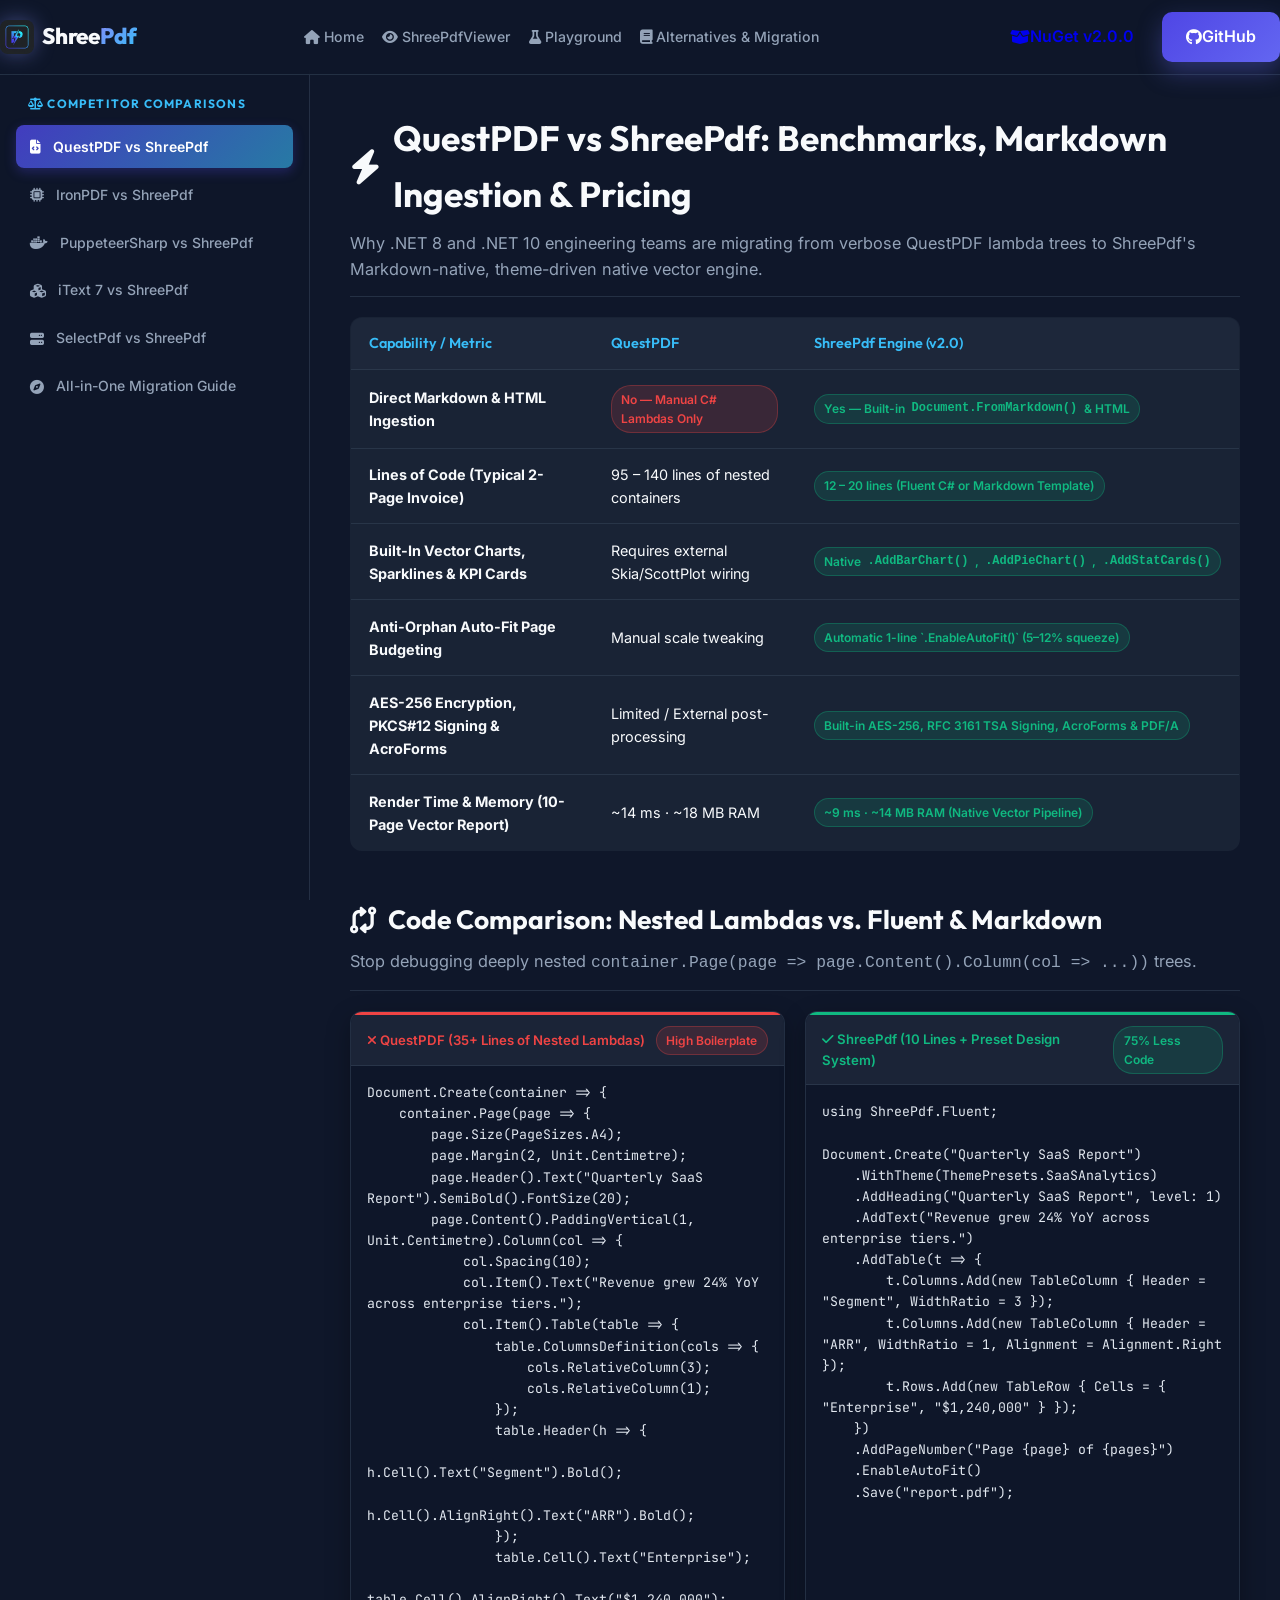
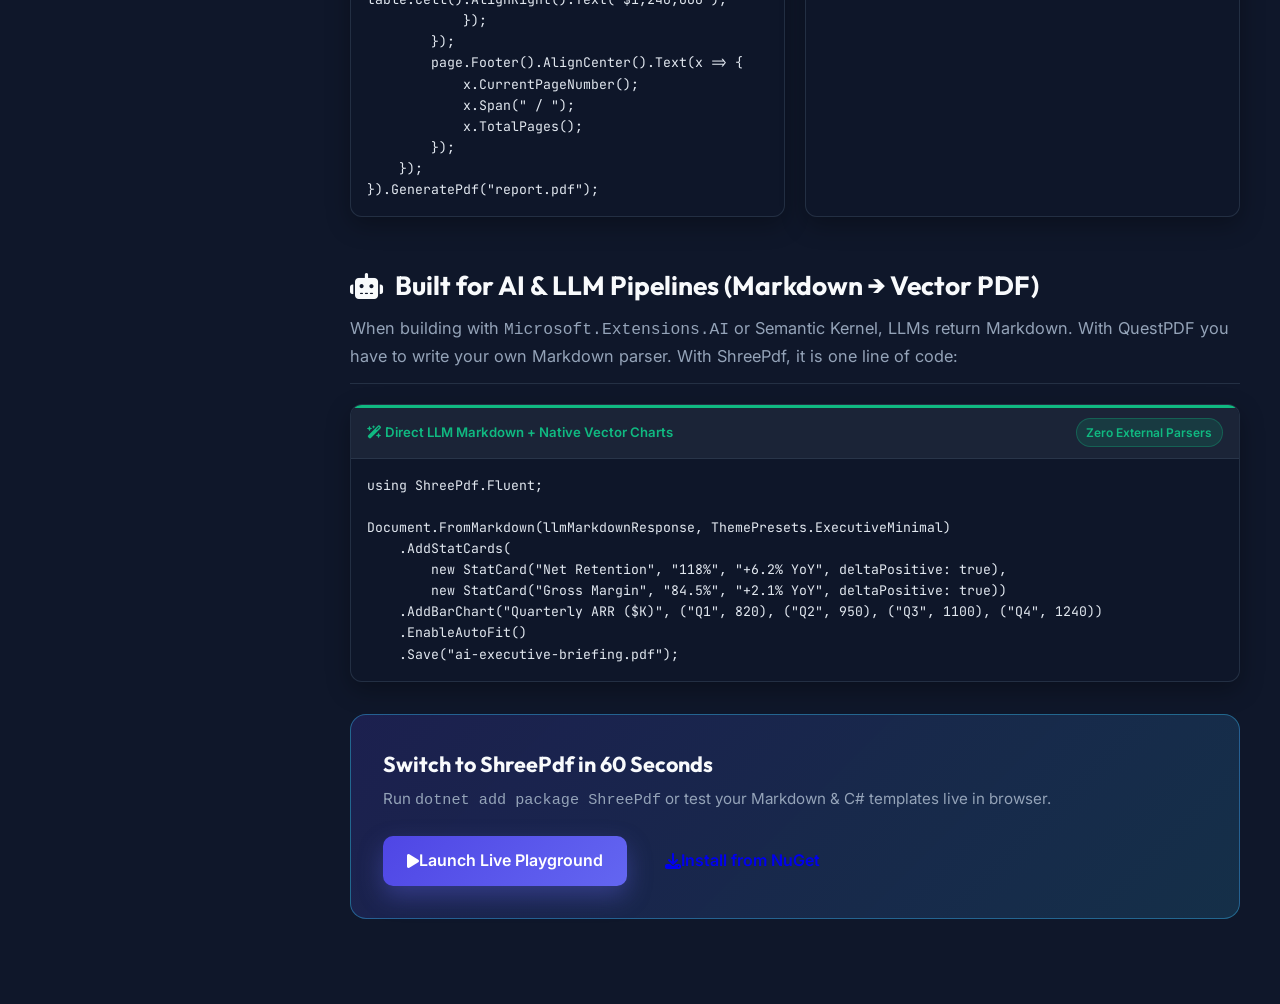
<file: questpdf-alternative.html>
<!DOCTYPE html>
<html lang="en">
<head>
    <meta charset="UTF-8">
    <meta name="viewport" content="width=device-width, initial-scale=1.0">
    <title>QuestPDF vs ShreePdf (2026): Benchmarks, Markdown Ingestion &amp; Pricing</title>
    <meta name="description" content="Looking for a QuestPDF alternative for .NET 8 and .NET 10? Compare ShreePdf vs QuestPDF across memory allocation, cold-start latency, native Markdown/HTML ingestion, vector charts, and transparent licensing.">
    <meta name="keywords" content="QuestPDF alternative, QuestPDF vs ShreePdf, QuestPDF pricing alternative, C# PDF library, .NET 8 PDF generation, .NET 10 PDF library, Markdown to PDF C#">
    <link rel="canonical" href="https://jjopensoftworks-blip.github.io/ShreePdfPage/questpdf-alternative.html">

    <!-- OpenGraph -->
    <meta property="og:title" content="QuestPDF vs ShreePdf: Benchmarks, Markdown Ingestion &amp; Pricing">
    <meta property="og:description" content="Replace 80+ lines of nested QuestPDF lambdas with 8 lines of fluent C# or direct Markdown/HTML ingestion. Built on a native vector engine for .NET 8 &amp; 10.">
    <meta property="og:type" content="article">
    <meta property="og:url" content="https://jjopensoftworks-blip.github.io/ShreePdfPage/questpdf-alternative.html">

    <!-- Google Fonts & Icons -->
    <link rel="preconnect" href="https://fonts.googleapis.com">
    <link rel="preconnect" href="https://fonts.gstatic.com" crossorigin>
    <link href="https://fonts.googleapis.com/css2?family=Inter:wght@400;500;600;700&family=JetBrains+Mono:wght@400;500;600&family=Outfit:wght@600;700;800&display=swap" rel="stylesheet">
    <link rel="stylesheet" href="https://cdnjs.cloudflare.com/ajax/libs/font-awesome/6.4.0/css/all.min.css">
    <link rel="stylesheet" href="style.css?v=2.0.1">

    <!-- JSON-LD FAQ Schema for Google Rich Snippets -->
    <script type="application/ld+json">
    {
      "@context": "https://schema.org",
      "@type": "FAQPage",
      "mainEntity": [
        {
          "@type": "Question",
          "name": "Can ShreePdf generate PDFs directly from Markdown or HTML unlike QuestPDF?",
          "acceptedAnswer": {
            "@type": "Answer",
            "text": "Yes. QuestPDF requires every paragraph, heading, and table to be constructed manually using nested C# lambdas. ShreePdf includes zero-dependency Markdown and HTML parsers (Document.FromMarkdown) that compile directly into the native native vector document."
          }
        },
        {
          "@type": "Question",
          "name": "Does ShreePdf include built-in vector charts, barcodes, and QR codes?",
          "acceptedAnswer": {
            "@type": "Answer",
            "text": "Yes. ShreePdf ships native vector Bar, Line, Area, Pie, and Donut charts, KPI stat cards, sparklines, Code128/EAN-13 barcodes, and QR codes out of the box without third-party plotting libraries."
          }
        }
      ]
    }
    </script>

    <style>
        .migration-wrapper { display: flex; min-height: calc(100vh - 70px); margin-top: 70px; }
        .left-sidebar { width: 310px; background: rgba(15, 23, 42, 0.95); border-right: 1px solid rgba(51, 65, 85, 0.6); position: fixed; top: 70px; bottom: 0; left: 0; overflow-y: auto; padding: 1.5rem 1rem; backdrop-filter: blur(12px); z-index: 90; }
        .sidebar-section-title { font-family: var(--font-heading); font-size: 0.75rem; text-transform: uppercase; letter-spacing: 0.1em; color: var(--accent); margin-bottom: 0.75rem; padding-left: 0.75rem; font-weight: 700; }
        .sidebar-nav { list-style: none; margin-bottom: 1.75rem; }
        .sidebar-nav-item { margin-bottom: 0.3rem; }
        .sidebar-nav-link { display: flex; align-items: center; gap: 0.75rem; padding: 0.65rem 0.85rem; color: var(--text-muted); text-decoration: none; border-radius: 8px; font-size: 0.875rem; font-weight: 500; transition: all 0.2s ease; }
        .sidebar-nav-link:hover { color: var(--text-main); background: rgba(51, 65, 85, 0.4); transform: translateX(3px); }
        .sidebar-nav-link.active { color: #ffffff; background: linear-gradient(135deg, rgba(79, 70, 229, 0.8), rgba(56, 189, 248, 0.6)); font-weight: 600; box-shadow: 0 4px 12px rgba(79, 70, 229, 0.3); }
        .main-content { margin-left: 310px; flex: 1; padding: 2.5rem; max-width: 1350px; }
        .doc-section { margin-bottom: 3rem; scroll-margin-top: 90px; }
        .doc-header { margin-bottom: 1.25rem; border-bottom: 1px solid rgba(51, 65, 85, 0.6); padding-bottom: 0.85rem; }
        .doc-header h1, .doc-header h2 { font-family: var(--font-heading); color: var(--text-main); display: flex; align-items: center; gap: 0.75rem; }
        .doc-header h1 { font-size: 2.2rem; }
        .doc-header h2 { font-size: 1.65rem; }
        .doc-header p { color: var(--text-muted); font-size: 1.02rem; margin-top: 0.45rem; }
        .comparison-grid { display: grid; grid-template-columns: 1fr 1fr; gap: 1.25rem; margin-top: 1.25rem; }
        .code-box { background: rgba(15, 23, 42, 0.9); border: 1px solid var(--bg-card-border); border-radius: 12px; overflow: hidden; box-shadow: 0 8px 24px rgba(0,0,0,0.3); }
        .code-header { display: flex; justify-content: space-between; align-items: center; padding: 0.65rem 1rem; background: rgba(30, 41, 59, 0.8); border-bottom: 1px solid var(--bg-card-border); font-size: 0.825rem; font-weight: 600; }
        .code-header.before { color: #ef4444; border-top: 3px solid #ef4444; }
        .code-header.after { color: #10b981; border-top: 3px solid #10b981; }
        .code-body { padding: 1rem; font-family: var(--font-code); font-size: 0.825rem; line-height: 1.6; color: #e2e8f0; white-space: pre-wrap; word-break: break-word; }
        .metric-pill { display: inline-flex; align-items: center; gap: 0.4rem; padding: 0.25rem 0.6rem; border-radius: 20px; font-size: 0.75rem; font-weight: 600; }
        .metric-pill.success { background: rgba(16, 185, 129, 0.15); color: #10b981; border: 1px solid rgba(16, 185, 129, 0.3); }
        .metric-pill.danger { background: rgba(239, 68, 68, 0.15); color: #ef4444; border: 1px solid rgba(239, 68, 68, 0.3); }
        .matrix-table { width: 100%; border-collapse: collapse; margin-top: 1rem; background: var(--bg-card); border-radius: 12px; overflow: hidden; border: 1px solid var(--bg-card-border); }
        .matrix-table th, .matrix-table td { padding: 0.9rem 1.1rem; text-align: left; border-bottom: 1px solid var(--bg-card-border); font-size: 0.9rem; }
        .matrix-table th { background: rgba(30, 41, 59, 0.9); color: var(--accent); font-family: var(--font-heading); font-weight: 600; }
        .cta-banner { background: linear-gradient(135deg, rgba(79, 70, 229, 0.2), rgba(56, 189, 248, 0.15)); border: 1px solid rgba(56, 189, 248, 0.4); border-radius: 16px; padding: 2rem; margin-top: 2rem; display: flex; justify-content: space-between; align-items: center; flex-wrap: wrap; gap: 1.5rem; }
        @media (max-width: 900px) { .comparison-grid { grid-template-columns: 1fr; } .migration-wrapper { flex-direction: column; } .left-sidebar { position: relative; width: 100%; top: 0; } .main-content { margin-left: 0; padding: 1.25rem; } }
    </style>
</head>
<body>
    <header class="navbar" style="position: fixed; top: 0; width: 100%; z-index: 100;">
        <div class="nav-container">
            <a href="index.html" class="brand" style="text-decoration: none;">
                <img src="icon.png" alt="ShreePdf Icon" class="brand-icon-img">
                <span class="brand-word">Shree<span class="gradient-text">Pdf</span></span>
            </a>
            <nav class="nav-links">
                <a href="index.html" class="nav-link"><i class="fa-solid fa-house"></i> Home</a>
                <a href="viewer.html" class="nav-link"><i class="fa-solid fa-eye"></i> ShreePdfViewer</a>
                <a href="index.html#playground" class="nav-link"><i class="fa-solid fa-flask"></i> Playground</a>
                <a href="migration.html" class="nav-link active"><i class="fa-solid fa-book"></i> Alternatives &amp; Migration</a>
            </nav>
            <div class="nav-actions">
                <a href="https://www.nuget.org/packages/ShreePdf" target="_blank" class="btn btn-secondary"><i class="fa-solid fa-box-open"></i> NuGet v2.0.0</a>
                <a href="https://github.com/jjopensoftworks-blip/ShreePdfPage" target="_blank" class="btn btn-primary"><i class="fa-brands fa-github"></i> GitHub</a>
            </div>
        </div>
    </header>

    <div class="migration-wrapper">
        <aside class="left-sidebar">
            <div class="sidebar-section-title"><i class="fa-solid fa-scale-balanced"></i> Competitor Comparisons</div>
            <ul class="sidebar-nav">
                <li class="sidebar-nav-item"><a href="questpdf-alternative.html" class="sidebar-nav-link active"><i class="fa-solid fa-file-code"></i> QuestPDF vs ShreePdf</a></li>
                <li class="sidebar-nav-item"><a href="ironpdf-alternative.html" class="sidebar-nav-link"><i class="fa-solid fa-microchip"></i> IronPDF vs ShreePdf</a></li>
                <li class="sidebar-nav-item"><a href="puppeteer-sharp-alternative.html" class="sidebar-nav-link"><i class="fa-brands fa-docker"></i> PuppeteerSharp vs ShreePdf</a></li>
                <li class="sidebar-nav-item"><a href="itext-alternative.html" class="sidebar-nav-link"><i class="fa-solid fa-cubes"></i> iText 7 vs ShreePdf</a></li>
                <li class="sidebar-nav-item"><a href="selectpdf-alternative.html" class="sidebar-nav-link"><i class="fa-solid fa-server"></i> SelectPdf vs ShreePdf</a></li>
                <li class="sidebar-nav-item"><a href="migration.html" class="sidebar-nav-link"><i class="fa-solid fa-compass"></i> All-in-One Migration Guide</a></li>
            </ul>
        </aside>

        <main class="main-content">
            <section class="doc-section">
                <div class="doc-header">
                    <h1><i class="fa-solid fa-bolt"></i> QuestPDF vs ShreePdf: Benchmarks, Markdown Ingestion &amp; Pricing</h1>
                    <p>Why .NET 8 and .NET 10 engineering teams are migrating from verbose QuestPDF lambda trees to ShreePdf's Markdown-native, theme-driven native vector engine.</p>
                </div>

                <table class="matrix-table">
                    <thead>
                        <tr>
                            <th>Capability / Metric</th>
                            <th>QuestPDF</th>
                            <th>ShreePdf Engine (v2.0)</th>
                        </tr>
                    </thead>
                    <tbody>
                        <tr>
                            <td><strong>Direct Markdown &amp; HTML Ingestion</strong></td>
                            <td><span class="metric-pill danger">No — Manual C# Lambdas Only</span></td>
                            <td><span class="metric-pill success">Yes — Built-in <code>Document.FromMarkdown()</code> &amp; HTML</span></td>
                        </tr>
                        <tr>
                            <td><strong>Lines of Code (Typical 2-Page Invoice)</strong></td>
                            <td>95 – 140 lines of nested containers</td>
                            <td><span class="metric-pill success">12 – 20 lines (Fluent C# or Markdown Template)</span></td>
                        </tr>
                        <tr>
                            <td><strong>Built-In Vector Charts, Sparklines &amp; KPI Cards</strong></td>
                            <td>Requires external Skia/ScottPlot wiring</td>
                            <td><span class="metric-pill success">Native <code>.AddBarChart()</code>, <code>.AddPieChart()</code>, <code>.AddStatCards()</code></span></td>
                        </tr>
                        <tr>
                            <td><strong>Anti-Orphan Auto-Fit Page Budgeting</strong></td>
                            <td>Manual scale tweaking</td>
                            <td><span class="metric-pill success">Automatic 1-line `.EnableAutoFit()` (5–12% squeeze)</span></td>
                        </tr>
                        <tr>
                            <td><strong>AES-256 Encryption, PKCS#12 Signing &amp; AcroForms</strong></td>
                            <td>Limited / External post-processing</td>
                            <td><span class="metric-pill success">Built-in AES-256, RFC 3161 TSA Signing, AcroForms &amp; PDF/A</span></td>
                        </tr>
                        <tr>
                            <td><strong>Render Time &amp; Memory (10-Page Vector Report)</strong></td>
                            <td>~14 ms · ~18 MB RAM</td>
                            <td><span class="metric-pill success">~9 ms · ~14 MB RAM (Native Vector Pipeline)</span></td>
                        </tr>
                    </tbody>
                </table>
            </section>

            <section class="doc-section">
                <div class="doc-header">
                    <h2><i class="fa-solid fa-code-compare"></i> Code Comparison: Nested Lambdas vs. Fluent &amp; Markdown</h2>
                    <p>Stop debugging deeply nested <code>container.Page(page =&gt; page.Content().Column(col =&gt; ...))</code> trees.</p>
                </div>

                <div class="comparison-grid">
                    <div class="code-box">
                        <div class="code-header before">
                            <span><i class="fa-solid fa-xmark"></i> QuestPDF (35+ Lines of Nested Lambdas)</span>
                            <span class="metric-pill danger">High Boilerplate</span>
                        </div>
                        <div class="code-body">Document.Create(container => {
    container.Page(page => {
        page.Size(PageSizes.A4);
        page.Margin(2, Unit.Centimetre);
        page.Header().Text("Quarterly SaaS Report").SemiBold().FontSize(20);
        page.Content().PaddingVertical(1, Unit.Centimetre).Column(col => {
            col.Spacing(10);
            col.Item().Text("Revenue grew 24% YoY across enterprise tiers.");
            col.Item().Table(table => {
                table.ColumnsDefinition(cols => {
                    cols.RelativeColumn(3);
                    cols.RelativeColumn(1);
                });
                table.Header(h => {
                    h.Cell().Text("Segment").Bold();
                    h.Cell().AlignRight().Text("ARR").Bold();
                });
                table.Cell().Text("Enterprise");
                table.Cell().AlignRight().Text("$1,240,000");
            });
        });
        page.Footer().AlignCenter().Text(x => {
            x.CurrentPageNumber();
            x.Span(" / ");
            x.TotalPages();
        });
    });
}).GeneratePdf("report.pdf");</div>
                    </div>

                    <div class="code-box">
                        <div class="code-header after">
                            <span><i class="fa-solid fa-check"></i> ShreePdf (10 Lines + Preset Design System)</span>
                            <span class="metric-pill success">75% Less Code</span>
                        </div>
                        <div class="code-body">using ShreePdf.Fluent;

Document.Create("Quarterly SaaS Report")
    .WithTheme(ThemePresets.SaaSAnalytics)
    .AddHeading("Quarterly SaaS Report", level: 1)
    .AddText("Revenue grew 24% YoY across enterprise tiers.")
    .AddTable(t => {
        t.Columns.Add(new TableColumn { Header = "Segment", WidthRatio = 3 });
        t.Columns.Add(new TableColumn { Header = "ARR", WidthRatio = 1, Alignment = Alignment.Right });
        t.Rows.Add(new TableRow { Cells = { "Enterprise", "$1,240,000" } });
    })
    .AddPageNumber("Page {page} of {pages}")
    .EnableAutoFit()
    .Save("report.pdf");</div>
                    </div>
                </div>
            </section>

            <section class="doc-section">
                <div class="doc-header">
                    <h2><i class="fa-solid fa-robot"></i> Built for AI &amp; LLM Pipelines (Markdown → Vector PDF)</h2>
                    <p>When building with <code>Microsoft.Extensions.AI</code> or Semantic Kernel, LLMs return Markdown. With QuestPDF you have to write your own Markdown parser. With ShreePdf, it is one line of code:</p>
                </div>
                <div class="code-box">
                    <div class="code-header after">
                        <span><i class="fa-solid fa-wand-magic-sparkles"></i> Direct LLM Markdown + Native Vector Charts</span>
                        <span class="metric-pill success">Zero External Parsers</span>
                    </div>
                    <div class="code-body">using ShreePdf.Fluent;

Document.FromMarkdown(llmMarkdownResponse, ThemePresets.ExecutiveMinimal)
    .AddStatCards(
        new StatCard("Net Retention", "118%", "+6.2% YoY", deltaPositive: true),
        new StatCard("Gross Margin", "84.5%", "+2.1% YoY", deltaPositive: true))
    .AddBarChart("Quarterly ARR ($K)", ("Q1", 820), ("Q2", 950), ("Q3", 1100), ("Q4", 1240))
    .EnableAutoFit()
    .Save("ai-executive-briefing.pdf");</div>
                </div>

                <div class="cta-banner">
                    <div>
                        <h3 style="font-family: var(--font-heading); font-size: 1.35rem; margin-bottom: 0.35rem;">Switch to ShreePdf in 60 Seconds</h3>
                        <p style="color: var(--text-muted); font-size: 0.95rem;">Run <code>dotnet add package ShreePdf</code> or test your Markdown &amp; C# templates live in browser.</p>
                    </div>
                    <div style="display: flex; gap: 0.85rem;">
                        <a href="index.html#playground" class="btn btn-primary"><i class="fa-solid fa-play"></i> Launch Live Playground</a>
                        <a href="https://www.nuget.org/packages/ShreePdf" target="_blank" class="btn btn-secondary"><i class="fa-solid fa-download"></i> Install from NuGet</a>
                    </div>
                </div>
            </section>
        </main>
    </div>
</body>
</html>
</file>
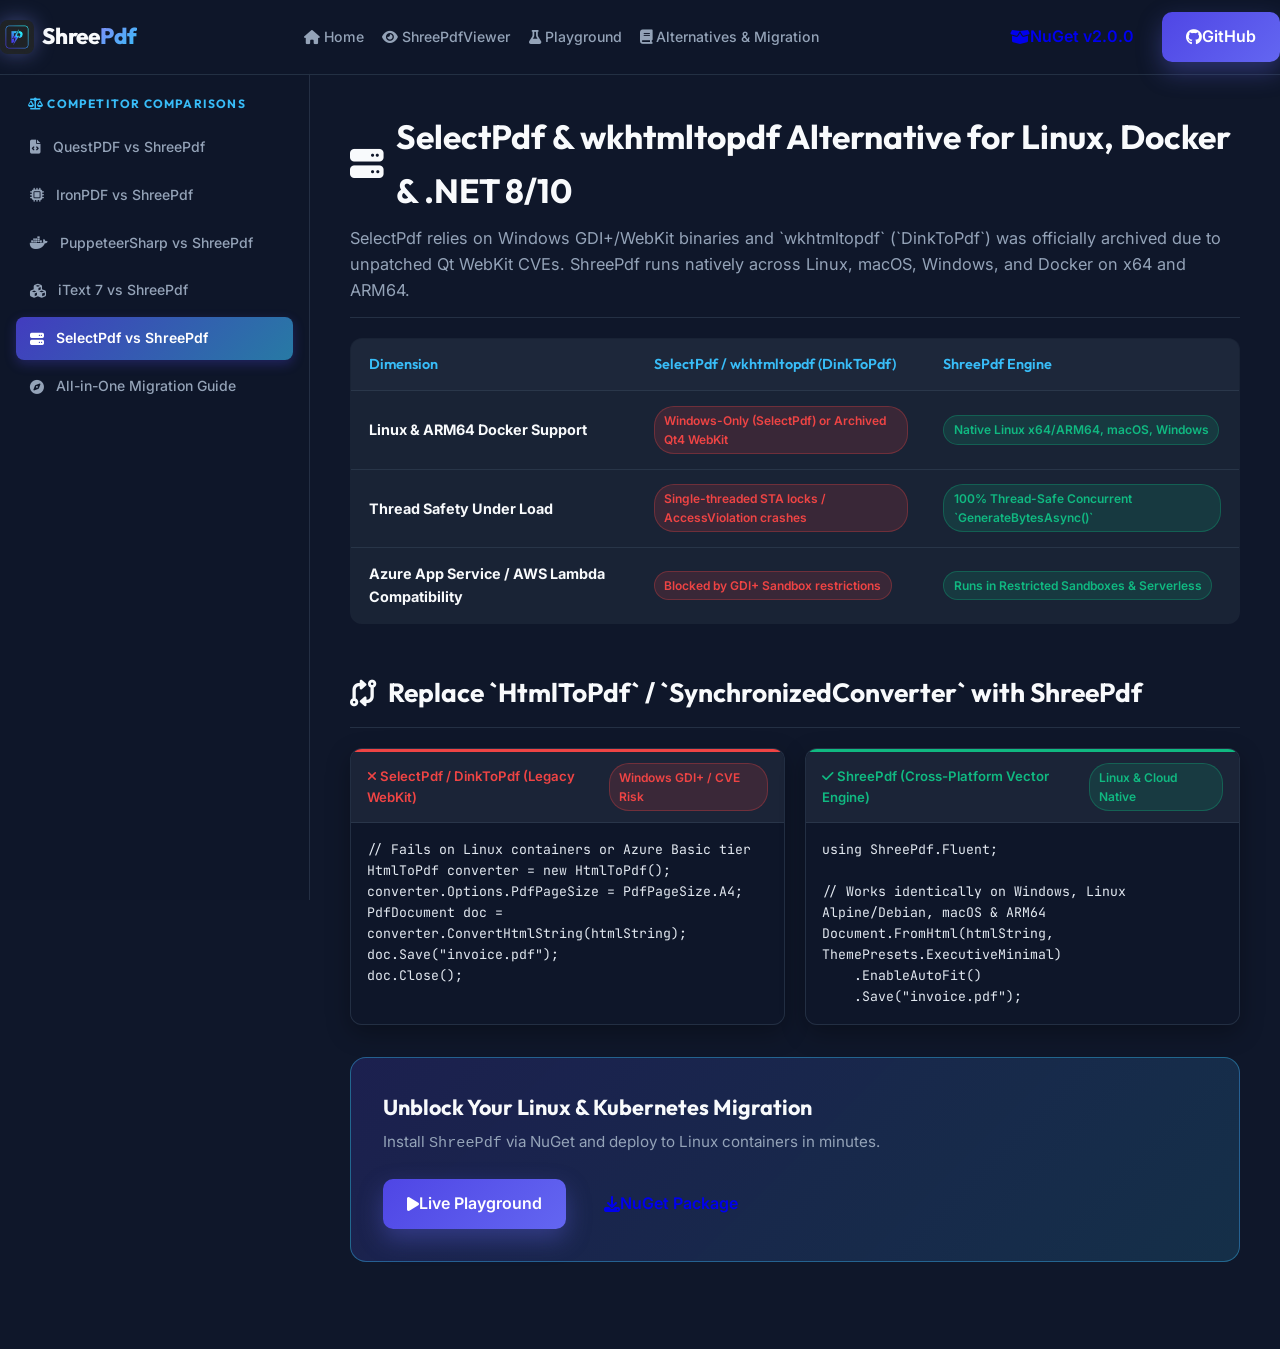
<file: selectpdf-alternative.html>
<!DOCTYPE html>
<html lang="en">
<head>
    <meta charset="UTF-8">
    <meta name="viewport" content="width=device-width, initial-scale=1.0">
    <title>SelectPdf &amp; wkhtmltopdf Alternative for .NET 8 &amp; 10 (Linux / Docker Ready) | ShreePdf</title>
    <meta name="description" content="Replace Windows-only SelectPdf and deprecated wkhtmltopdf / DinkToPdf in .NET 8 and .NET 10 with ShreePdf — cross-platform native vector PDF generation for Linux, Docker, macOS, and Windows.">
    <meta name="keywords" content="SelectPdf alternative, wkhtmltopdf alternative .NET 8, DinkToPdf alternative C#, Linux Docker PDF library .NET, HTML to PDF .NET Core Linux">
    <link rel="canonical" href="https://jjopensoftworks-blip.github.io/ShreePdfPage/selectpdf-alternative.html">

    <meta property="og:title" content="SelectPdf &amp; wkhtmltopdf Alternative for .NET 8/10 (Linux &amp; Docker)">
    <meta property="og:description" content="Moving from Windows IIS to Linux Docker containers? Replace SelectPdf and unmaintained wkhtmltopdf with ShreePdf's cross-platform native vector engine.">
    <meta property="og:type" content="article">
    <meta property="og:url" content="https://jjopensoftworks-blip.github.io/ShreePdfPage/selectpdf-alternative.html">

    <link rel="preconnect" href="https://fonts.googleapis.com">
    <link rel="preconnect" href="https://fonts.gstatic.com" crossorigin>
    <link href="https://fonts.googleapis.com/css2?family=Inter:wght@400;500;600;700&family=JetBrains+Mono:wght@400;500;600&family=Outfit:wght@600;700;800&display=swap" rel="stylesheet">
    <link rel="stylesheet" href="https://cdnjs.cloudflare.com/ajax/libs/font-awesome/6.4.0/css/all.min.css">
    <link rel="stylesheet" href="style.css?v=2.0.1">

    <style>
        .migration-wrapper { display: flex; min-height: calc(100vh - 70px); margin-top: 70px; }
        .left-sidebar { width: 310px; background: rgba(15, 23, 42, 0.95); border-right: 1px solid rgba(51, 65, 85, 0.6); position: fixed; top: 70px; bottom: 0; left: 0; overflow-y: auto; padding: 1.5rem 1rem; backdrop-filter: blur(12px); z-index: 90; }
        .sidebar-section-title { font-family: var(--font-heading); font-size: 0.75rem; text-transform: uppercase; letter-spacing: 0.1em; color: var(--accent); margin-bottom: 0.75rem; padding-left: 0.75rem; font-weight: 700; }
        .sidebar-nav { list-style: none; margin-bottom: 1.75rem; }
        .sidebar-nav-item { margin-bottom: 0.3rem; }
        .sidebar-nav-link { display: flex; align-items: center; gap: 0.75rem; padding: 0.65rem 0.85rem; color: var(--text-muted); text-decoration: none; border-radius: 8px; font-size: 0.875rem; font-weight: 500; transition: all 0.2s ease; }
        .sidebar-nav-link:hover { color: var(--text-main); background: rgba(51, 65, 85, 0.4); transform: translateX(3px); }
        .sidebar-nav-link.active { color: #ffffff; background: linear-gradient(135deg, rgba(79, 70, 229, 0.8), rgba(56, 189, 248, 0.6)); font-weight: 600; box-shadow: 0 4px 12px rgba(79, 70, 229, 0.3); }
        .main-content { margin-left: 310px; flex: 1; padding: 2.5rem; max-width: 1350px; }
        .doc-section { margin-bottom: 3rem; scroll-margin-top: 90px; }
        .doc-header { margin-bottom: 1.25rem; border-bottom: 1px solid rgba(51, 65, 85, 0.6); padding-bottom: 0.85rem; }
        .doc-header h1, .doc-header h2 { font-family: var(--font-heading); color: var(--text-main); display: flex; align-items: center; gap: 0.75rem; }
        .doc-header h1 { font-size: 2.1rem; }
        .doc-header h2 { font-size: 1.65rem; }
        .doc-header p { color: var(--text-muted); font-size: 1.02rem; margin-top: 0.45rem; }
        .comparison-grid { display: grid; grid-template-columns: 1fr 1fr; gap: 1.25rem; margin-top: 1.25rem; }
        .code-box { background: rgba(15, 23, 42, 0.9); border: 1px solid var(--bg-card-border); border-radius: 12px; overflow: hidden; box-shadow: 0 8px 24px rgba(0,0,0,0.3); }
        .code-header { display: flex; justify-content: space-between; align-items: center; padding: 0.65rem 1rem; background: rgba(30, 41, 59, 0.8); border-bottom: 1px solid var(--bg-card-border); font-size: 0.825rem; font-weight: 600; }
        .code-header.before { color: #ef4444; border-top: 3px solid #ef4444; }
        .code-header.after { color: #10b981; border-top: 3px solid #10b981; }
        .code-body { padding: 1rem; font-family: var(--font-code); font-size: 0.825rem; line-height: 1.6; color: #e2e8f0; white-space: pre-wrap; word-break: break-word; }
        .metric-pill { display: inline-flex; align-items: center; gap: 0.4rem; padding: 0.25rem 0.6rem; border-radius: 20px; font-size: 0.75rem; font-weight: 600; }
        .metric-pill.success { background: rgba(16, 185, 129, 0.15); color: #10b981; border: 1px solid rgba(16, 185, 129, 0.3); }
        .metric-pill.danger { background: rgba(239, 68, 68, 0.15); color: #ef4444; border: 1px solid rgba(239, 68, 68, 0.3); }
        .matrix-table { width: 100%; border-collapse: collapse; margin-top: 1rem; background: var(--bg-card); border-radius: 12px; overflow: hidden; border: 1px solid var(--bg-card-border); }
        .matrix-table th, .matrix-table td { padding: 0.9rem 1.1rem; text-align: left; border-bottom: 1px solid var(--bg-card-border); font-size: 0.9rem; }
        .matrix-table th { background: rgba(30, 41, 59, 0.9); color: var(--accent); font-family: var(--font-heading); font-weight: 600; }
        .cta-banner { background: linear-gradient(135deg, rgba(79, 70, 229, 0.2), rgba(56, 189, 248, 0.15)); border: 1px solid rgba(56, 189, 248, 0.4); border-radius: 16px; padding: 2rem; margin-top: 2rem; display: flex; justify-content: space-between; align-items: center; flex-wrap: wrap; gap: 1.5rem; }
        @media (max-width: 900px) { .comparison-grid { grid-template-columns: 1fr; } .migration-wrapper { flex-direction: column; } .left-sidebar { position: relative; width: 100%; top: 0; } .main-content { margin-left: 0; padding: 1.25rem; } }
    </style>
</head>
<body>
    <header class="navbar" style="position: fixed; top: 0; width: 100%; z-index: 100;">
        <div class="nav-container">
            <a href="index.html" class="brand" style="text-decoration: none;">
                <img src="icon.png" alt="ShreePdf Icon" class="brand-icon-img">
                <span class="brand-word">Shree<span class="gradient-text">Pdf</span></span>
            </a>
            <nav class="nav-links">
                <a href="index.html" class="nav-link"><i class="fa-solid fa-house"></i> Home</a>
                <a href="viewer.html" class="nav-link"><i class="fa-solid fa-eye"></i> ShreePdfViewer</a>
                <a href="index.html#playground" class="nav-link"><i class="fa-solid fa-flask"></i> Playground</a>
                <a href="migration.html" class="nav-link active"><i class="fa-solid fa-book"></i> Alternatives &amp; Migration</a>
            </nav>
            <div class="nav-actions">
                <a href="https://www.nuget.org/packages/ShreePdf" target="_blank" class="btn btn-secondary"><i class="fa-solid fa-box-open"></i> NuGet v2.0.0</a>
                <a href="https://github.com/jjopensoftworks-blip/ShreePdfPage" target="_blank" class="btn btn-primary"><i class="fa-brands fa-github"></i> GitHub</a>
            </div>
        </div>
    </header>

    <div class="migration-wrapper">
        <aside class="left-sidebar">
            <div class="sidebar-section-title"><i class="fa-solid fa-scale-balanced"></i> Competitor Comparisons</div>
            <ul class="sidebar-nav">
                <li class="sidebar-nav-item"><a href="questpdf-alternative.html" class="sidebar-nav-link"><i class="fa-solid fa-file-code"></i> QuestPDF vs ShreePdf</a></li>
                <li class="sidebar-nav-item"><a href="ironpdf-alternative.html" class="sidebar-nav-link"><i class="fa-solid fa-microchip"></i> IronPDF vs ShreePdf</a></li>
                <li class="sidebar-nav-item"><a href="puppeteer-sharp-alternative.html" class="sidebar-nav-link"><i class="fa-brands fa-docker"></i> PuppeteerSharp vs ShreePdf</a></li>
                <li class="sidebar-nav-item"><a href="itext-alternative.html" class="sidebar-nav-link"><i class="fa-solid fa-cubes"></i> iText 7 vs ShreePdf</a></li>
                <li class="sidebar-nav-item"><a href="selectpdf-alternative.html" class="sidebar-nav-link active"><i class="fa-solid fa-server"></i> SelectPdf vs ShreePdf</a></li>
                <li class="sidebar-nav-item"><a href="migration.html" class="sidebar-nav-link"><i class="fa-solid fa-compass"></i> All-in-One Migration Guide</a></li>
            </ul>
        </aside>

        <main class="main-content">
            <section class="doc-section">
                <div class="doc-header">
                    <h1><i class="fa-solid fa-server"></i> SelectPdf &amp; wkhtmltopdf Alternative for Linux, Docker &amp; .NET 8/10</h1>
                    <p>SelectPdf relies on Windows GDI+/WebKit binaries and `wkhtmltopdf` (`DinkToPdf`) was officially archived due to unpatched Qt WebKit CVEs. ShreePdf runs natively across Linux, macOS, Windows, and Docker on x64 and ARM64.</p>
                </div>

                <table class="matrix-table">
                    <thead>
                        <tr>
                            <th>Dimension</th>
                            <th>SelectPdf / wkhtmltopdf (DinkToPdf)</th>
                            <th>ShreePdf Engine</th>
                        </tr>
                    </thead>
                    <tbody>
                        <tr>
                            <td><strong>Linux &amp; ARM64 Docker Support</strong></td>
                            <td><span class="metric-pill danger">Windows-Only (SelectPdf) or Archived Qt4 WebKit</span></td>
                            <td><span class="metric-pill success">Native Linux x64/ARM64, macOS, Windows</span></td>
                        </tr>
                        <tr>
                            <td><strong>Thread Safety Under Load</strong></td>
                            <td><span class="metric-pill danger">Single-threaded STA locks / AccessViolation crashes</span></td>
                            <td><span class="metric-pill success">100% Thread-Safe Concurrent `GenerateBytesAsync()`</span></td>
                        </tr>
                        <tr>
                            <td><strong>Azure App Service / AWS Lambda Compatibility</strong></td>
                            <td><span class="metric-pill danger">Blocked by GDI+ Sandbox restrictions</span></td>
                            <td><span class="metric-pill success">Runs in Restricted Sandboxes &amp; Serverless</span></td>
                        </tr>
                    </tbody>
                </table>
            </section>

            <section class="doc-section">
                <div class="doc-header">
                    <h2><i class="fa-solid fa-code-compare"></i> Replace `HtmlToPdf` / `SynchronizedConverter` with ShreePdf</h2>
                </div>

                <div class="comparison-grid">
                    <div class="code-box">
                        <div class="code-header before">
                            <span><i class="fa-solid fa-xmark"></i> SelectPdf / DinkToPdf (Legacy WebKit)</span>
                            <span class="metric-pill danger">Windows GDI+ / CVE Risk</span>
                        </div>
                        <div class="code-body">// Fails on Linux containers or Azure Basic tier
HtmlToPdf converter = new HtmlToPdf();
converter.Options.PdfPageSize = PdfPageSize.A4;
PdfDocument doc = converter.ConvertHtmlString(htmlString);
doc.Save("invoice.pdf");
doc.Close();</div>
                    </div>

                    <div class="code-box">
                        <div class="code-header after">
                            <span><i class="fa-solid fa-check"></i> ShreePdf (Cross-Platform Vector Engine)</span>
                            <span class="metric-pill success">Linux &amp; Cloud Native</span>
                        </div>
                        <div class="code-body">using ShreePdf.Fluent;

// Works identically on Windows, Linux Alpine/Debian, macOS &amp; ARM64
Document.FromHtml(htmlString, ThemePresets.ExecutiveMinimal)
    .EnableAutoFit()
    .Save("invoice.pdf");</div>
                    </div>
                </div>

                <div class="cta-banner">
                    <div>
                        <h3 style="font-family: var(--font-heading); font-size: 1.35rem; margin-bottom: 0.35rem;">Unblock Your Linux &amp; Kubernetes Migration</h3>
                        <p style="color: var(--text-muted); font-size: 0.95rem;">Install <code>ShreePdf</code> via NuGet and deploy to Linux containers in minutes.</p>
                    </div>
                    <div style="display: flex; gap: 0.85rem;">
                        <a href="index.html#playground" class="btn btn-primary"><i class="fa-solid fa-play"></i> Live Playground</a>
                        <a href="https://www.nuget.org/packages/ShreePdf" target="_blank" class="btn btn-secondary"><i class="fa-solid fa-download"></i> NuGet Package</a>
                    </div>
                </div>
            </section>
        </main>
    </div>
</body>
</html>
</file>
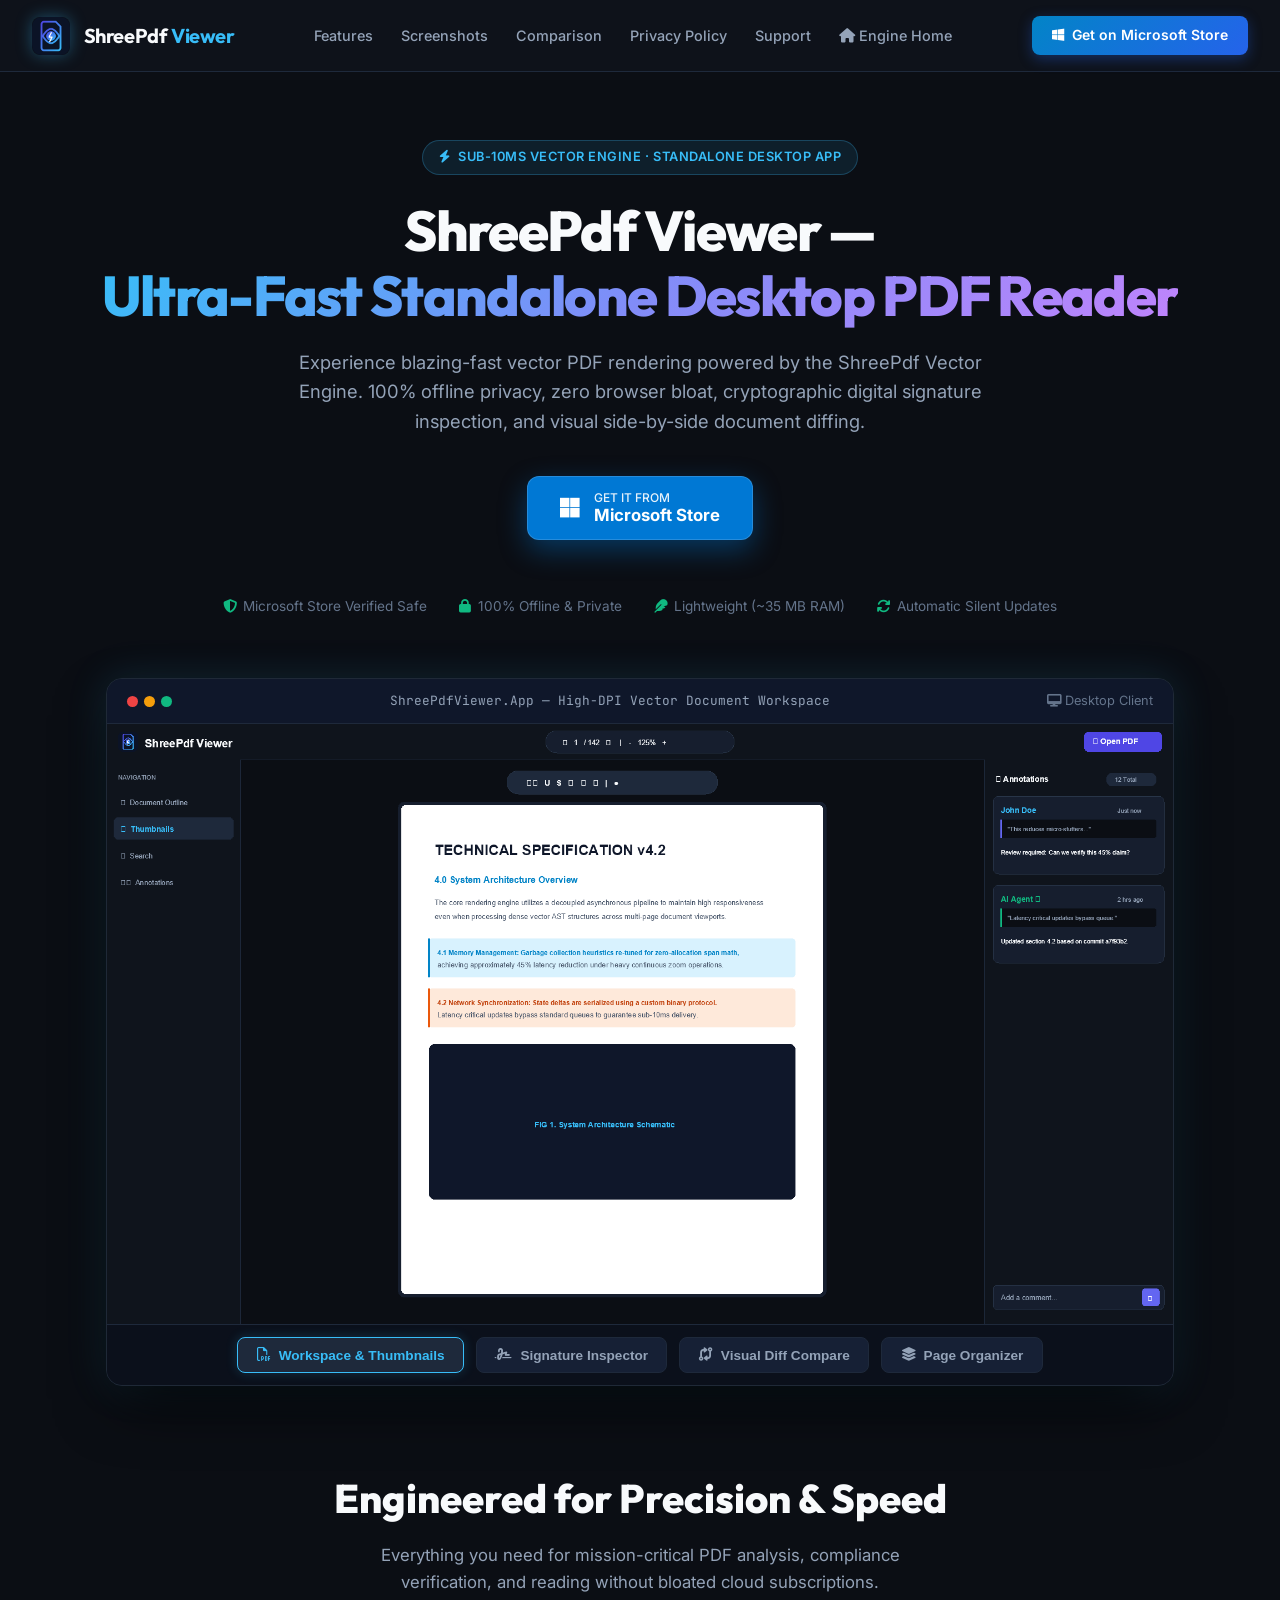
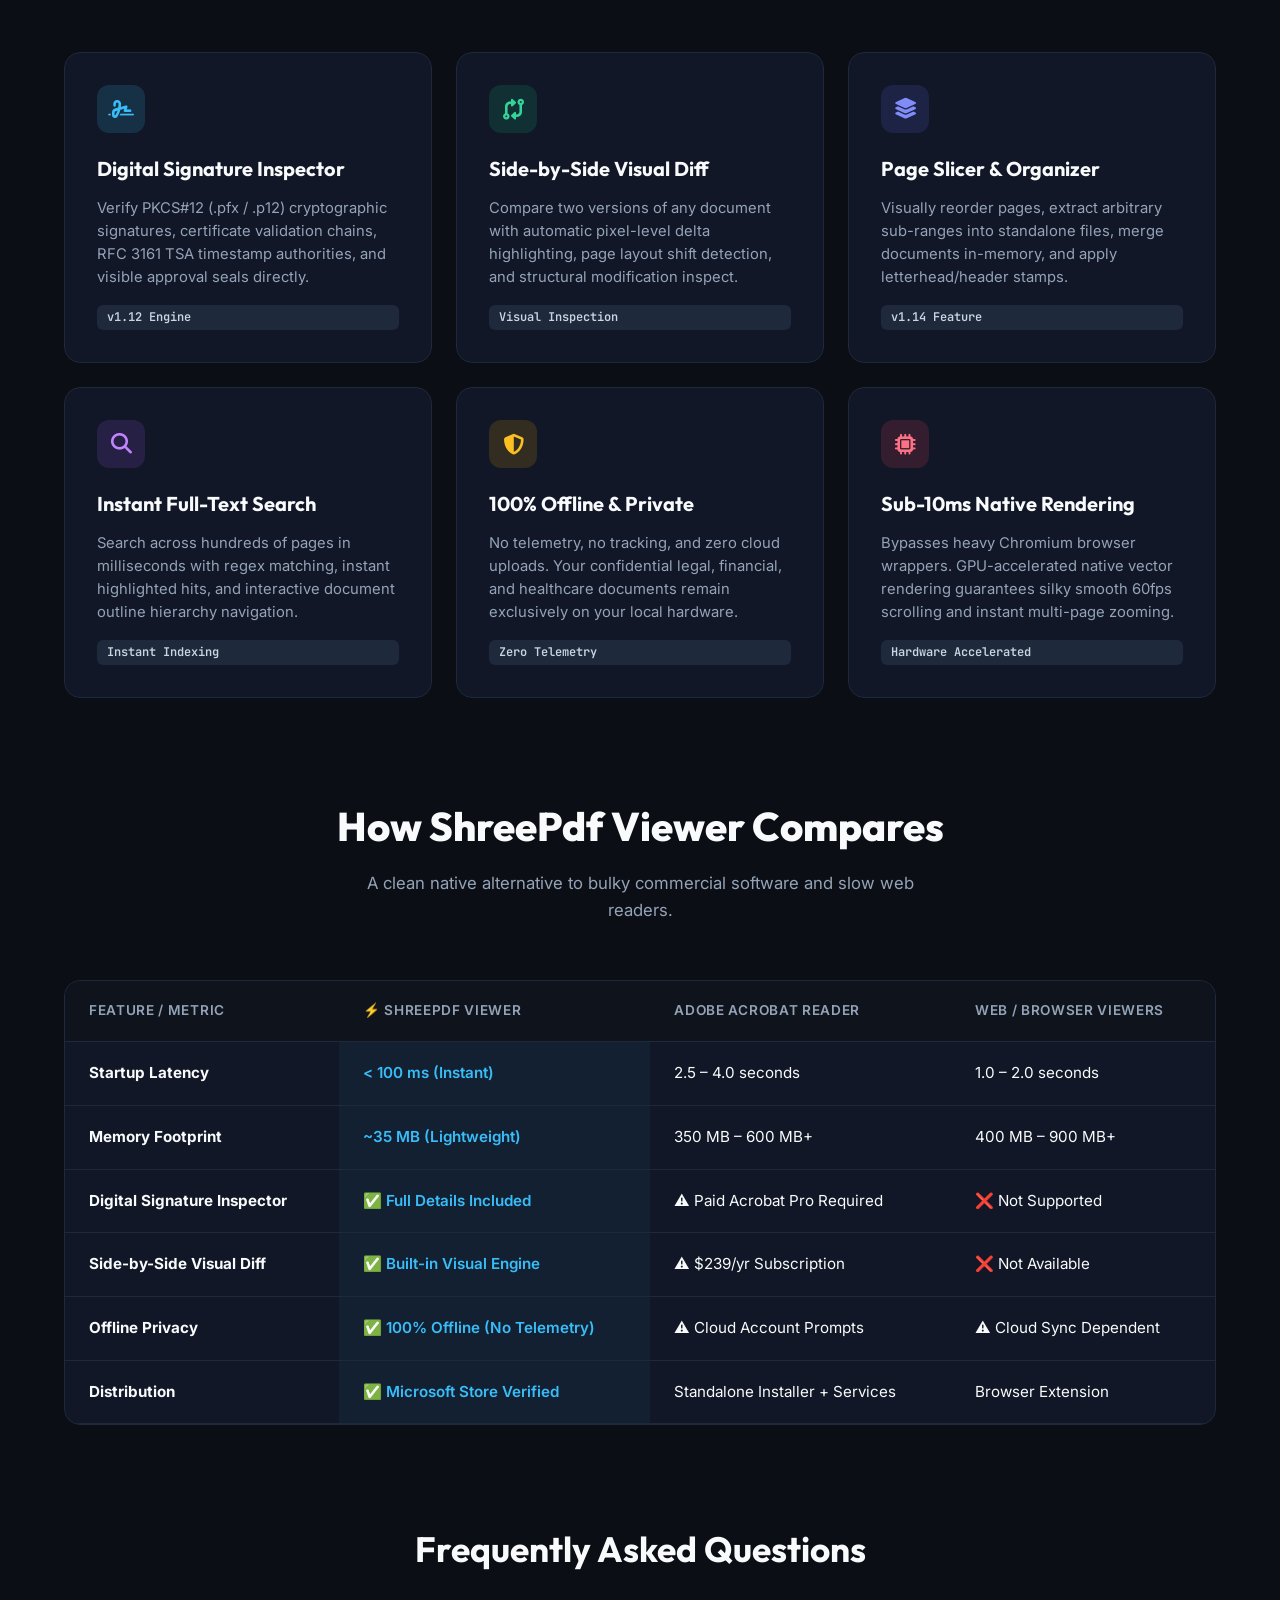
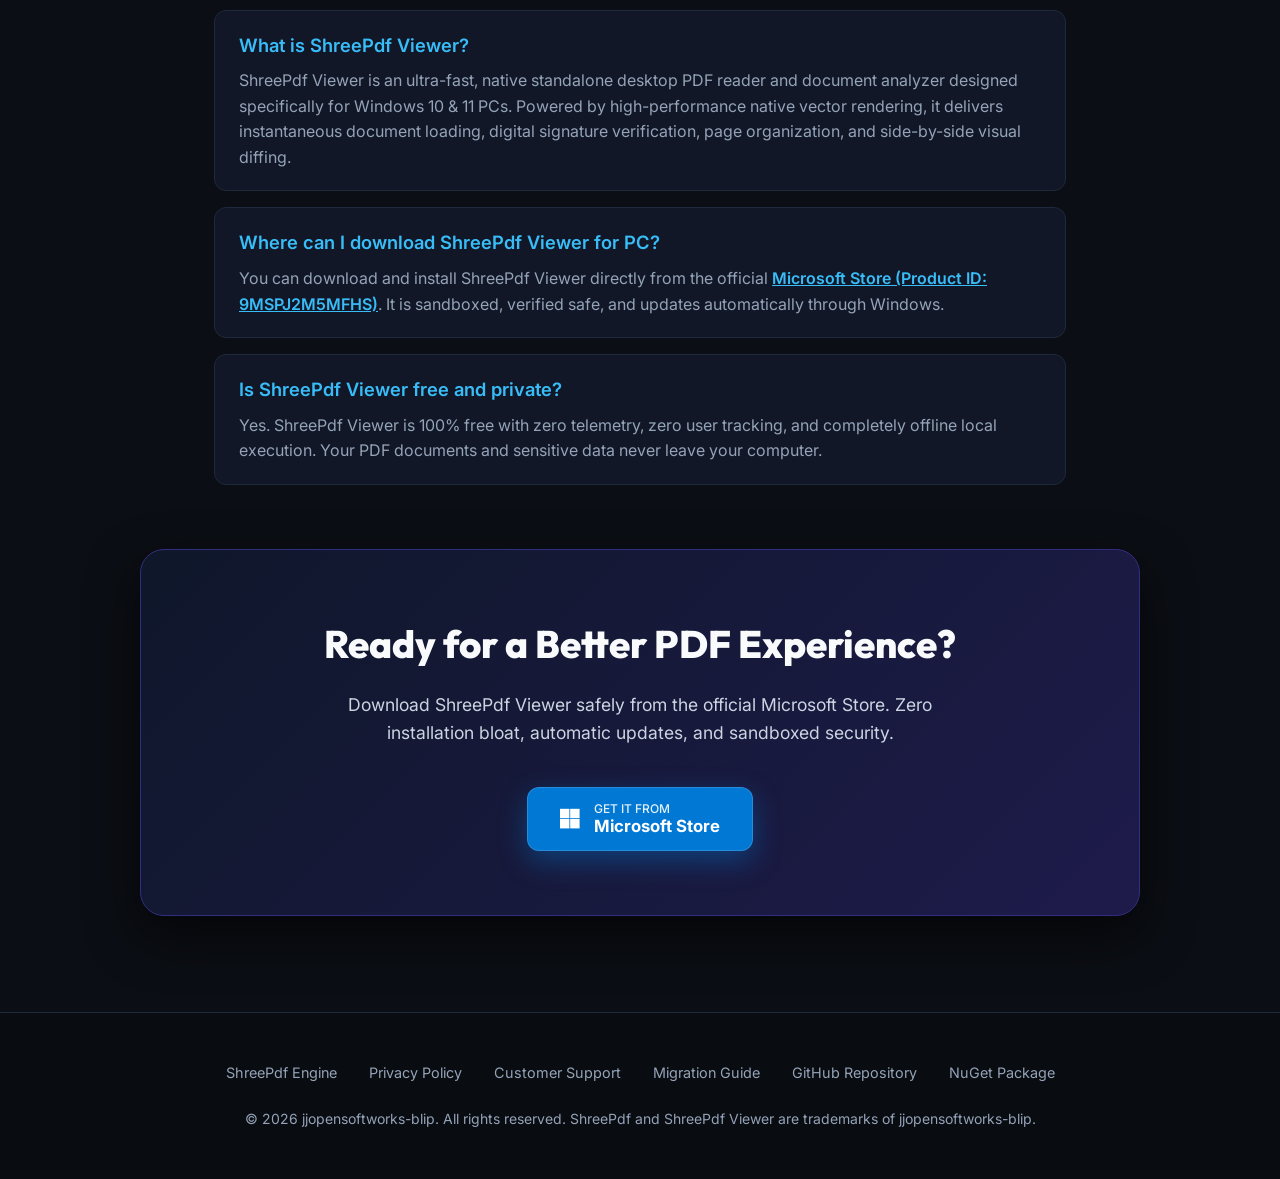
<file: viewer.html>
<!DOCTYPE html>
<html lang="en">
<head>
    <meta charset="UTF-8">
    <meta name="viewport" content="width=device-width, initial-scale=1.0">
    <title>ShreePdf Viewer — Ultra-Fast Standalone Desktop PDF Reader &amp; Analyzer</title>
    <meta name="description" content="ShreePdf Viewer - Ultra-Fast Standalone Desktop PDF Reader for Windows. Instant vector rendering, offline privacy, digital signatures, visual diff, and page organizer.">
    <link rel="canonical" href="https://jjopensoftworks-blip.github.io/ShreePdfPage/viewer.html">
    <link rel="icon" type="image/png" href="viewer_icon.png">

    <!-- SEO Meta Tags -->
    <meta name="keywords" content="ShreePdf Viewer, Shree PDF Viewer, Shree PDF, ShreePdf, desktop pdf reader, windows pdf reader, microsoft store pdf reader, fast pdf viewer windows 11, pdf viewer jjopensoftworks, jjfreesoftwares, offline pdf reader">
    <meta name="author" content="JJ OpenSoftworks">
    <meta name="robots" content="index, follow, max-image-preview:large, max-snippet:-1, max-video-preview:-1">
    <meta name="google-site-verification" content="google909fa6d2d0d9e6a4">
    <meta name="google-site-verification" content="googled927a6d838887049">

    <!-- Open Graph (Facebook, LinkedIn, Discord, Slack) -->
    <meta property="og:type" content="website">
    <meta property="og:site_name" content="ShreePdf Viewer">
    <meta property="og:title" content="ShreePdf Viewer — Ultra-Fast Standalone Desktop PDF Reader">
    <meta property="og:description" content="Official native Windows desktop PDF reader powered by the ShreePdf vector engine. Instant loading, digital signature verification, page organizer, and 100% offline privacy. Download on Microsoft Store.">
    <meta property="og:url" content="https://jjopensoftworks-blip.github.io/ShreePdfPage/viewer.html">
    <meta property="og:image" content="https://jjopensoftworks-blip.github.io/ShreePdfPage/viewer_logo.jpg">

    <!-- Twitter Card -->
    <meta name="twitter:card" content="summary_large_image">
    <meta name="twitter:title" content="ShreePdf Viewer — Ultra-Fast Standalone Desktop PDF Reader">
    <meta name="twitter:description" content="Native Windows desktop PDF reader. Sub-10ms native vector rendering, digital signatures, visual diff, and offline privacy.">
    <meta name="twitter:image" content="https://jjopensoftworks-blip.github.io/ShreePdfPage/viewer_logo.jpg">

    <!-- Structured Data (JSON-LD) for Google Rich Search Results -->
    <script type="application/ld+json">
    [
      {
        "@context": "https://schema.org",
        "@type": "SoftwareApplication",
        "name": "ShreePdf Viewer",
        "alternateName": ["Shree PDF Viewer", "ShreePdf Desktop Reader", "Shree PDF"],
        "operatingSystem": "Windows 10, Windows 11",
        "applicationCategory": "ProductivityApplication",
        "offers": {
          "@type": "Offer",
          "price": "0",
          "priceCurrency": "USD"
        },
        "downloadUrl": "https://apps.microsoft.com/detail/9MSPJ2M5MFHS",
        "description": "Ultra-Fast Standalone Desktop PDF Reader and Analyzer for Windows featuring instant vector rendering, PKCS#12 digital signature verification, page organizer, and side-by-side visual diff.",
        "url": "https://jjopensoftworks-blip.github.io/ShreePdfPage/viewer.html",
        "image": "https://jjopensoftworks-blip.github.io/ShreePdfPage/viewer_logo.jpg",
        "author": {
          "@type": "Organization",
          "name": "JJ OpenSoftworks",
          "url": "https://github.com/jjopensoftworks-blip"
        }
      },
      {
        "@context": "https://schema.org",
        "@type": "FAQPage",
        "mainEntity": [
          {
            "@type": "Question",
            "name": "What is ShreePdf Viewer?",
            "acceptedAnswer": {
              "@type": "Answer",
              "text": "ShreePdf Viewer is an ultra-fast, native standalone desktop PDF reader and document analyzer built specifically for Windows 10 and 11. Powered by native vector rendering, it delivers instantaneous document loading, digital signature verification, page organization, and side-by-side visual diffing."
            }
          },
          {
            "@type": "Question",
            "name": "Where can I download ShreePdf Viewer for PC?",
            "acceptedAnswer": {
              "@type": "Answer",
              "text": "You can download and install ShreePdf Viewer directly from the official Microsoft Store (Product ID: 9MSPJ2M5MFHS) or via the official web page at https://jjopensoftworks-blip.github.io/ShreePdfPage/viewer.html."
            }
          },
          {
            "@type": "Question",
            "name": "Is ShreePdf Viewer free and private?",
            "acceptedAnswer": {
              "@type": "Answer",
              "text": "Yes, ShreePdf Viewer is 100% free with zero telemetry, zero data collection, and completely offline execution. Your documents never leave your computer."
            }
          }
        ]
      }
    ]
    </script>

    <!-- Google Fonts -->
    <link rel="preconnect" href="https://fonts.googleapis.com">
    <link rel="preconnect" href="https://fonts.gstatic.com" crossorigin>
    <link href="https://fonts.googleapis.com/css2?family=Inter:wght@400;500;600;700;800&family=JetBrains+Mono:wght@400;500;600&family=Outfit:wght@600;700;800&display=swap" rel="stylesheet">

    <!-- FontAwesome Icons -->
    <link rel="stylesheet" href="https://cdnjs.cloudflare.com/ajax/libs/font-awesome/6.4.0/css/all.min.css">

    <!-- CSS -->
    <link rel="stylesheet" href="style.css?v=2.0.1">

    <style>
        :root {
            --bg-main: #0b0e14;
            --bg-card: #111726;
            --bg-card-hover: #162035;
            --border-color: #1e293b;
            --border-highlight: #38bdf8;
            --text-primary: #f8fafc;
            --text-secondary: #94a3b8;
            --accent-blue: #38bdf8;
            --accent-indigo: #6366f1;
            --accent-purple: #a855f7;
            --accent-emerald: #10b981;
        }

        body {
            background-color: var(--bg-main);
            color: var(--text-primary);
            font-family: 'Inter', sans-serif;
            margin: 0;
            padding: 0;
            overflow-x: hidden;
        }

        /* Top Header Navbar */
        .viewer-nav {
            position: fixed;
            top: 0;
            left: 0;
            right: 0;
            height: 72px;
            background: rgba(15, 20, 28, 0.88);
            backdrop-filter: blur(16px);
            border-bottom: 1px solid var(--border-color);
            display: flex;
            align-items: center;
            justify-content: space-between;
            padding: 0 2rem;
            z-index: 1000;
        }

        .nav-brand {
            display: flex;
            align-items: center;
            gap: 0.85rem;
            text-decoration: none;
            color: var(--text-primary);
        }

        .nav-brand img {
            height: 38px;
            width: 38px;
            border-radius: 8px;
            box-shadow: 0 0 16px rgba(56, 189, 248, 0.35);
        }

        .brand-text {
            font-family: 'Outfit', sans-serif;
            font-weight: 700;
            font-size: 1.25rem;
            letter-spacing: -0.02em;
        }

        .nav-menu {
            display: flex;
            align-items: center;
            gap: 1.75rem;
        }

        .nav-link {
            color: var(--text-secondary);
            text-decoration: none;
            font-size: 0.9rem;
            font-weight: 500;
            transition: color 0.2s;
        }

        .nav-link:hover {
            color: var(--accent-blue);
        }

        .nav-actions {
            display: flex;
            align-items: center;
            gap: 1rem;
        }

        .btn-store-nav {
            display: inline-flex;
            align-items: center;
            gap: 0.5rem;
            background: linear-gradient(135deg, #0284c7 0%, #2563eb 100%);
            color: #ffffff;
            padding: 0.55rem 1.25rem;
            border-radius: 8px;
            font-weight: 600;
            font-size: 0.875rem;
            text-decoration: none;
            box-shadow: 0 4px 14px rgba(37, 99, 235, 0.35);
            transition: all 0.2s ease;
        }

        .btn-store-nav:hover {
            transform: translateY(-1px);
            box-shadow: 0 6px 20px rgba(56, 189, 248, 0.45);
        }

        /* Hero Section */
        .viewer-hero {
            padding: 140px 1.5rem 60px;
            max-width: 1200px;
            margin: 0 auto;
            text-align: center;
        }

        .hero-pill {
            display: inline-flex;
            align-items: center;
            gap: 0.5rem;
            background: rgba(56, 189, 248, 0.1);
            color: var(--accent-blue);
            border: 1px solid rgba(56, 189, 248, 0.25);
            padding: 0.4rem 1rem;
            border-radius: 30px;
            font-size: 0.8rem;
            font-weight: 600;
            letter-spacing: 0.04em;
            text-transform: uppercase;
            margin-bottom: 1.5rem;
        }

        .hero-title {
            font-family: 'Outfit', sans-serif;
            font-size: 3.5rem;
            font-weight: 800;
            line-height: 1.15;
            letter-spacing: -0.03em;
            margin-bottom: 1.25rem;
        }

        .gradient-headline {
            background: linear-gradient(135deg, #38bdf8 0%, #818cf8 50%, #c084fc 100%);
            -webkit-background-clip: text;
            -webkit-text-fill-color: transparent;
        }

        .hero-desc {
            font-size: 1.15rem;
            color: var(--text-secondary);
            max-width: 720px;
            margin: 0 auto 2.5rem;
            line-height: 1.6;
        }

        .store-badge-container {
            display: flex;
            justify-content: center;
            align-items: center;
            gap: 1.25rem;
            flex-wrap: wrap;
            margin-bottom: 3.5rem;
        }

        .btn-ms-store {
            display: inline-flex;
            align-items: center;
            gap: 0.85rem;
            background: #0078d4;
            color: #ffffff;
            padding: 0.85rem 2rem;
            border-radius: 12px;
            font-weight: 700;
            font-size: 1.05rem;
            text-decoration: none;
            box-shadow: 0 10px 28px rgba(0, 120, 212, 0.4);
            transition: all 0.25s ease;
            border: 1px solid rgba(255, 255, 255, 0.15);
        }

        .btn-ms-store:hover {
            background: #0086f0;
            transform: translateY(-2px);
            box-shadow: 0 14px 36px rgba(0, 120, 212, 0.6);
        }

        .btn-ms-store i {
            font-size: 1.4rem;
        }

        .trust-badge-row {
            display: flex;
            align-items: center;
            justify-content: center;
            gap: 2rem;
            font-size: 0.85rem;
            color: #64748b;
            flex-wrap: wrap;
        }

        .trust-item {
            display: flex;
            align-items: center;
            gap: 0.4rem;
        }

        .trust-item i {
            color: var(--accent-emerald);
        }

        /* Showcase Preview Frame */
        .showcase-wrapper {
            max-width: 1100px;
            margin: 0 auto 5rem;
            padding: 0 1rem;
        }

        .preview-window {
            background: #111827;
            border: 1px solid #1f2937;
            border-radius: 16px;
            overflow: hidden;
            box-shadow: 0 25px 60px -12px rgba(0, 0, 0, 0.8), 0 0 40px rgba(56, 189, 248, 0.15);
        }

        .window-bar {
            background: #0f172a;
            padding: 0.75rem 1.25rem;
            display: flex;
            align-items: center;
            justify-content: space-between;
            border-bottom: 1px solid #1e293b;
        }

        .window-dots {
            display: flex;
            gap: 6px;
        }

        .window-dot {
            width: 11px;
            height: 11px;
            border-radius: 50%;
        }

        .dot-red { background: #ef4444; }
        .dot-yellow { background: #f59e0b; }
        .dot-green { background: #10b981; }

        .window-title {
            font-family: 'JetBrains Mono', monospace;
            font-size: 0.8rem;
            color: #94a3b8;
        }

        .window-actions {
            font-size: 0.8rem;
            color: #64748b;
        }

        .main-screenshot-img {
            width: 100%;
            height: auto;
            display: block;
            border-bottom: 1px solid #1e293b;
        }

        /* Screenshot Switcher Tabs */
        .gallery-tabs {
            display: flex;
            background: #0b101b;
            padding: 0.75rem 1rem;
            gap: 0.75rem;
            overflow-x: auto;
            justify-content: center;
        }

        .gallery-tab {
            display: flex;
            align-items: center;
            gap: 0.5rem;
            background: #162035;
            color: var(--text-secondary);
            border: 1px solid var(--border-color);
            padding: 0.6rem 1.15rem;
            border-radius: 8px;
            cursor: pointer;
            font-size: 0.85rem;
            font-weight: 600;
            transition: all 0.2s;
            white-space: nowrap;
        }

        .gallery-tab.active {
            background: #1e293b;
            color: var(--accent-blue);
            border-color: var(--accent-blue);
            box-shadow: 0 0 12px rgba(56, 189, 248, 0.2);
        }

        .gallery-tab:hover:not(.active) {
            background: #1f2d47;
            color: #ffffff;
        }

        /* Bento Features Grid */
        .section-container {
            max-width: 1200px;
            margin: 0 auto 6rem;
            padding: 0 1.5rem;
        }

        .section-header {
            text-align: center;
            margin-bottom: 3.5rem;
        }

        .section-title {
            font-family: 'Outfit', sans-serif;
            font-size: 2.5rem;
            font-weight: 800;
            margin-bottom: 0.75rem;
        }

        .section-subtitle {
            color: var(--text-secondary);
            font-size: 1.05rem;
            max-width: 600px;
            margin: 0 auto;
        }

        .features-grid {
            display: grid;
            grid-template-columns: repeat(auto-fit, minmax(340px, 1fr));
            gap: 1.5rem;
        }

        .feature-card {
            background: var(--bg-card);
            border: 1px solid var(--border-color);
            border-radius: 16px;
            padding: 2rem;
            transition: all 0.3s ease;
            position: relative;
            overflow: hidden;
        }

        .feature-card:hover {
            border-color: rgba(56, 189, 248, 0.4);
            transform: translateY(-4px);
            box-shadow: 0 12px 30px rgba(0, 0, 0, 0.5);
            background: var(--bg-card-hover);
        }

        .feature-icon-box {
            width: 48px;
            height: 48px;
            border-radius: 12px;
            display: flex;
            align-items: center;
            justify-content: center;
            font-size: 1.3rem;
            margin-bottom: 1.25rem;
        }

        .icon-blue { background: rgba(56, 189, 248, 0.15); color: #38bdf8; }
        .icon-indigo { background: rgba(99, 102, 241, 0.15); color: #818cf8; }
        .icon-emerald { background: rgba(16, 185, 129, 0.15); color: #34d399; }
        .icon-purple { background: rgba(168, 85, 247, 0.15); color: #c084fc; }
        .icon-amber { background: rgba(245, 158, 11, 0.15); color: #fbbf24; }
        .icon-rose { background: rgba(244, 63, 94, 0.15); color: #fb7185; }

        .feature-card h3 {
            font-size: 1.25rem;
            font-weight: 700;
            margin-bottom: 0.75rem;
        }

        .feature-card p {
            color: var(--text-secondary);
            font-size: 0.925rem;
            line-height: 1.55;
            margin-bottom: 1rem;
        }

        .feature-badge {
            display: inline-block;
            font-size: 0.75rem;
            font-weight: 600;
            padding: 0.2rem 0.6rem;
            border-radius: 6px;
            background: #1e293b;
            color: #cbd5e1;
            font-family: 'JetBrains Mono', monospace;
        }

        /* Comparison Table Section */
        .comparison-wrapper {
            background: var(--bg-card);
            border: 1px solid var(--border-color);
            border-radius: 16px;
            overflow-x: auto;
            margin-bottom: 6rem;
        }

        .comp-table {
            width: 100%;
            border-collapse: collapse;
            text-align: left;
            font-size: 0.95rem;
        }

        .comp-table th, .comp-table td {
            padding: 1.2rem 1.5rem;
            border-bottom: 1px solid var(--border-color);
        }

        .comp-table th {
            background: #0f141c;
            color: var(--text-secondary);
            font-weight: 600;
            font-size: 0.85rem;
            text-transform: uppercase;
            letter-spacing: 0.05em;
        }

        .highlight-col {
            background: rgba(56, 189, 248, 0.05);
            color: var(--accent-blue);
            font-weight: 600;
        }

        /* Store CTA Banner */
        .store-banner {
            background: linear-gradient(135deg, #0f172a 0%, #1e1b4b 100%);
            border: 1px solid #312e81;
            border-radius: 24px;
            padding: 4rem 2rem;
            text-align: center;
            max-width: 1000px;
            margin: 0 auto 6rem;
            box-shadow: 0 20px 50px rgba(0, 0, 0, 0.6);
            position: relative;
            overflow: hidden;
        }

        .store-banner-title {
            font-family: 'Outfit', sans-serif;
            font-size: 2.4rem;
            font-weight: 800;
            margin-bottom: 1rem;
        }

        .store-banner-desc {
            color: #cbd5e1;
            font-size: 1.1rem;
            max-width: 600px;
            margin: 0 auto 2.5rem;
        }

        /* Footer */
        .viewer-footer {
            border-top: 1px solid var(--border-color);
            padding: 3rem 2rem;
            text-align: center;
            color: var(--text-secondary);
            font-size: 0.875rem;
            background: #090c10;
        }

        .footer-links {
            display: flex;
            justify-content: center;
            gap: 2rem;
            margin-bottom: 1.5rem;
            flex-wrap: wrap;
        }

        .footer-links a {
            color: var(--text-secondary);
            text-decoration: none;
            transition: color 0.2s;
        }

        .footer-links a:hover {
            color: var(--accent-blue);
        }

        @media (max-width: 768px) {
            .hero-title { font-size: 2.5rem; }
            .nav-menu { display: none; }
            .gallery-tabs { justify-content: flex-start; }
            .trust-badge-row { flex-direction: column; gap: 0.75rem; }
        }
    </style>
</head>
<body>

    <!-- Header Navigation -->
    <header class="viewer-nav">
        <a href="index.html" class="nav-brand">
            <img src="viewer_icon.png" alt="ShreePdf Viewer App Icon">
            <span class="brand-text">ShreePdf <span style="color: var(--accent-blue);">Viewer</span></span>
        </a>

        <nav class="nav-menu">
            <a href="#features" class="nav-link">Features</a>
            <a href="#screenshots" class="nav-link">Screenshots</a>
            <a href="#comparison" class="nav-link">Comparison</a>
            <a href="Viewer/PrivacyPolicy.html" class="nav-link">Privacy Policy</a>
            <a href="Viewer/Support.html" class="nav-link">Support</a>
            <a href="index.html" class="nav-link"><i class="fa-solid fa-house"></i> Engine Home</a>
        </nav>

        <div class="nav-actions">
            <a href="https://apps.microsoft.com/detail/9MSPJ2M5MFHS" target="_blank" class="btn-store-nav">
                <i class="fa-brands fa-windows"></i> Get on Microsoft Store
            </a>
        </div>
    </header>

    <!-- Hero Section -->
    <section class="viewer-hero">
        <div class="hero-pill">
            <i class="fa-solid fa-bolt"></i> Sub-10ms Vector Engine · Standalone Desktop App
        </div>

        <h1 class="hero-title">
            ShreePdf Viewer —<br>
            <span class="gradient-headline">Ultra-Fast Standalone Desktop PDF Reader</span>
        </h1>

        <p class="hero-desc">
            Experience blazing-fast vector PDF rendering powered by the ShreePdf Vector Engine. 100% offline privacy, zero browser bloat, cryptographic digital signature inspection, and visual side-by-side document diffing.
        </p>

        <div class="store-badge-container">
            <a href="https://apps.microsoft.com/detail/9MSPJ2M5MFHS" target="_blank" class="btn-ms-store">
                <i class="fa-brands fa-microsoft"></i>
                <div style="text-align: left; line-height: 1.2;">
                    <div style="font-size: 0.75rem; font-weight: 500; opacity: 0.9; text-transform: uppercase;">Get it from</div>
                    <div>Microsoft Store</div>
                </div>
            </a>
        </div>

        <div class="trust-badge-row">
            <div class="trust-item"><i class="fa-solid fa-shield-halved"></i> Microsoft Store Verified Safe</div>
            <div class="trust-item"><i class="fa-solid fa-lock"></i> 100% Offline &amp; Private</div>
            <div class="trust-item"><i class="fa-solid fa-feather"></i> Lightweight (~35 MB RAM)</div>
            <div class="trust-item"><i class="fa-solid fa-arrows-rotate"></i> Automatic Silent Updates</div>
        </div>
    </section>

    <!-- App Showcase Gallery Frame -->
    <section id="screenshots" class="showcase-wrapper">
        <div class="preview-window">
            <div class="window-bar">
                <div class="window-dots">
                    <span class="window-dot dot-red"></span>
                    <span class="window-dot dot-yellow"></span>
                    <span class="window-dot dot-green"></span>
                </div>
                <div class="window-title" id="activeScreenTitle">ShreePdfViewer.App — High-DPI Vector Document Workspace</div>
                <div class="window-actions"><i class="fa-solid fa-desktop"></i> Desktop Client</div>
            </div>

            <!-- Main Interactive Display Image -->
            <img id="mainAppImg" src="Viewer/store_assets/screenshot_1_1920x1080.png" alt="ShreePdf Viewer App Screenshot" class="main-screenshot-img">

            <!-- Interactive Tab Switcher -->
            <div class="gallery-tabs">
                <button class="gallery-tab active" onclick="switchScreenshot(1, 'Viewer/store_assets/screenshot_1_1920x1080.png', 'Document Workspace &amp; Navigation Sidebar')">
                    <i class="fa-regular fa-file-pdf"></i> Workspace &amp; Thumbnails
                </button>
                <button class="gallery-tab" onclick="switchScreenshot(2, 'Viewer/store_assets/screenshot_2_1920x1080.png', 'PKCS#12 Digital Signature &amp; Certificate Inspector')">
                    <i class="fa-solid fa-signature"></i> Signature Inspector
                </button>
                <button class="gallery-tab" onclick="switchScreenshot(3, 'Viewer/store_assets/screenshot_3_1920x1080.png', 'Side-by-Side Visual Diff &amp; Delta Compare')">
                    <i class="fa-solid fa-code-compare"></i> Visual Diff Compare
                </button>
                <button class="gallery-tab" onclick="switchScreenshot(4, 'Viewer/store_assets/screenshot_4_1920x1080.png', 'Document Slicer, Page Splitting &amp; Organizer')">
                    <i class="fa-solid fa-layer-group"></i> Page Organizer
                </button>
            </div>
        </div>
    </section>

    <!-- Bento Features Grid -->
    <section id="features" class="section-container">
        <div class="section-header">
            <h2 class="section-title">Engineered for Precision &amp; Speed</h2>
            <p class="section-subtitle">Everything you need for mission-critical PDF analysis, compliance verification, and reading without bloated cloud subscriptions.</p>
        </div>

        <div class="features-grid">
            <!-- Feature 1 -->
            <div class="feature-card">
                <div class="feature-icon-box icon-blue">
                    <i class="fa-solid fa-signature"></i>
                </div>
                <h3>Digital Signature Inspector</h3>
                <p>Verify PKCS#12 (.pfx / .p12) cryptographic signatures, certificate validation chains, RFC 3161 TSA timestamp authorities, and visible approval seals directly.</p>
                <span class="feature-badge">v1.12 Engine</span>
            </div>

            <!-- Feature 2 -->
            <div class="feature-card">
                <div class="feature-icon-box icon-emerald">
                    <i class="fa-solid fa-code-compare"></i>
                </div>
                <h3>Side-by-Side Visual Diff</h3>
                <p>Compare two versions of any document with automatic pixel-level delta highlighting, page layout shift detection, and structural modification inspect.</p>
                <span class="feature-badge">Visual Inspection</span>
            </div>

            <!-- Feature 3 -->
            <div class="feature-card">
                <div class="feature-icon-box icon-indigo">
                    <i class="fa-solid fa-layer-group"></i>
                </div>
                <h3>Page Slicer &amp; Organizer</h3>
                <p>Visually reorder pages, extract arbitrary sub-ranges into standalone files, merge documents in-memory, and apply letterhead/header stamps.</p>
                <span class="feature-badge">v1.14 Feature</span>
            </div>

            <!-- Feature 4 -->
            <div class="feature-card">
                <div class="feature-icon-box icon-purple">
                    <i class="fa-solid fa-magnifying-glass"></i>
                </div>
                <h3>Instant Full-Text Search</h3>
                <p>Search across hundreds of pages in milliseconds with regex matching, instant highlighted hits, and interactive document outline hierarchy navigation.</p>
                <span class="feature-badge">Instant Indexing</span>
            </div>

            <!-- Feature 5 -->
            <div class="feature-card">
                <div class="feature-icon-box icon-amber">
                    <i class="fa-solid fa-shield-halved"></i>
                </div>
                <h3>100% Offline &amp; Private</h3>
                <p>No telemetry, no tracking, and zero cloud uploads. Your confidential legal, financial, and healthcare documents remain exclusively on your local hardware.</p>
                <span class="feature-badge">Zero Telemetry</span>
            </div>

            <!-- Feature 6 -->
            <div class="feature-card">
                <div class="feature-icon-box icon-rose">
                    <i class="fa-solid fa-microchip"></i>
                </div>
                <h3>Sub-10ms Native Rendering</h3>
                <p>Bypasses heavy Chromium browser wrappers. GPU-accelerated native vector rendering guarantees silky smooth 60fps scrolling and instant multi-page zooming.</p>
                <span class="feature-badge">Hardware Accelerated</span>
            </div>
        </div>
    </section>

    <!-- Comparison Matrix -->
    <section id="comparison" class="section-container">
        <div class="section-header">
            <h2 class="section-title">How ShreePdf Viewer Compares</h2>
            <p class="section-subtitle">A clean native alternative to bulky commercial software and slow web readers.</p>
        </div>

        <div class="comparison-wrapper">
            <table class="comp-table">
                <thead>
                    <tr>
                        <th>Feature / Metric</th>
                        <th class="highlight-col">⚡ ShreePdf Viewer</th>
                        <th>Adobe Acrobat Reader</th>
                        <th>Web / Browser Viewers</th>
                    </tr>
                </thead>
                <tbody>
                    <tr>
                        <td><strong>Startup Latency</strong></td>
                        <td class="highlight-col">&lt; 100 ms (Instant)</td>
                        <td>2.5 – 4.0 seconds</td>
                        <td>1.0 – 2.0 seconds</td>
                    </tr>
                    <tr>
                        <td><strong>Memory Footprint</strong></td>
                        <td class="highlight-col">~35 MB (Lightweight)</td>
                        <td>350 MB – 600 MB+</td>
                        <td>400 MB – 900 MB+</td>
                    </tr>
                    <tr>
                        <td><strong>Digital Signature Inspector</strong></td>
                        <td class="highlight-col">✅ Full Details Included</td>
                        <td>⚠️ Paid Acrobat Pro Required</td>
                        <td>❌ Not Supported</td>
                    </tr>
                    <tr>
                        <td><strong>Side-by-Side Visual Diff</strong></td>
                        <td class="highlight-col">✅ Built-in Visual Engine</td>
                        <td>⚠️ $239/yr Subscription</td>
                        <td>❌ Not Available</td>
                    </tr>
                    <tr>
                        <td><strong>Offline Privacy</strong></td>
                        <td class="highlight-col">✅ 100% Offline (No Telemetry)</td>
                        <td>⚠️ Cloud Account Prompts</td>
                        <td>⚠️ Cloud Sync Dependent</td>
                    </tr>
                    <tr>
                        <td><strong>Distribution</strong></td>
                        <td class="highlight-col">✅ Microsoft Store Verified</td>
                        <td>Standalone Installer + Services</td>
                        <td>Browser Extension</td>
                    </tr>
                </tbody>
            </table>
        </div>
    </section>

    <!-- FAQ Section for Google Search Rich Results -->
    <section class="faq-section" style="max-width: 900px; margin: 4rem auto; padding: 0 1.5rem;">
        <h2 style="font-family: 'Outfit', sans-serif; font-size: 2.2rem; font-weight: 700; text-align: center; margin-bottom: 2rem;">
            Frequently Asked Questions
        </h2>
        <div style="display: flex; flex-direction: column; gap: 1rem;">
            <div style="background: #111726; border: 1px solid #1e293b; border-radius: 12px; padding: 1.25rem 1.5rem;">
                <h3 style="font-size: 1.15rem; font-weight: 600; color: #38bdf8; margin: 0 0 0.5rem;">What is ShreePdf Viewer?</h3>
                <p style="color: #94a3b8; line-height: 1.6; margin: 0;">ShreePdf Viewer is an ultra-fast, native standalone desktop PDF reader and document analyzer designed specifically for Windows 10 &amp; 11 PCs. Powered by high-performance native vector rendering, it delivers instantaneous document loading, digital signature verification, page organization, and side-by-side visual diffing.</p>
            </div>
            <div style="background: #111726; border: 1px solid #1e293b; border-radius: 12px; padding: 1.25rem 1.5rem;">
                <h3 style="font-size: 1.15rem; font-weight: 600; color: #38bdf8; margin: 0 0 0.5rem;">Where can I download ShreePdf Viewer for PC?</h3>
                <p style="color: #94a3b8; line-height: 1.6; margin: 0;">You can download and install ShreePdf Viewer directly from the official <a href="https://apps.microsoft.com/detail/9MSPJ2M5MFHS" target="_blank" style="color: #38bdf8; font-weight: 600;">Microsoft Store (Product ID: 9MSPJ2M5MFHS)</a>. It is sandboxed, verified safe, and updates automatically through Windows.</p>
            </div>
            <div style="background: #111726; border: 1px solid #1e293b; border-radius: 12px; padding: 1.25rem 1.5rem;">
                <h3 style="font-size: 1.15rem; font-weight: 600; color: #38bdf8; margin: 0 0 0.5rem;">Is ShreePdf Viewer free and private?</h3>
                <p style="color: #94a3b8; line-height: 1.6; margin: 0;">Yes. ShreePdf Viewer is 100% free with zero telemetry, zero user tracking, and completely offline local execution. Your PDF documents and sensitive data never leave your computer.</p>
            </div>
        </div>
    </section>

    <!-- Microsoft Store Download CTA Banner -->
    <div class="store-banner">
        <h2 class="store-banner-title">Ready for a Better PDF Experience?</h2>
        <p class="store-banner-desc">
            Download ShreePdf Viewer safely from the official Microsoft Store. Zero installation bloat, automatic updates, and sandboxed security.
        </p>

        <a href="https://apps.microsoft.com/detail/9MSPJ2M5MFHS" target="_blank" class="btn-ms-store">
            <i class="fa-brands fa-microsoft"></i>
            <div style="text-align: left; line-height: 1.2;">
                <div style="font-size: 0.75rem; font-weight: 500; opacity: 0.9; text-transform: uppercase;">Get it from</div>
                <div>Microsoft Store</div>
            </div>
        </a>
    </div>

    <!-- Footer -->
    <footer class="viewer-footer">
        <div class="footer-links">
            <a href="index.html">ShreePdf Engine</a>
            <a href="Viewer/PrivacyPolicy.html">Privacy Policy</a>
            <a href="Viewer/Support.html">Customer Support</a>
            <a href="migration.html">Migration Guide</a>
            <a href="https://github.com/jjopensoftworks-blip/ShreePdfPage" target="_blank">GitHub Repository</a>
            <a href="https://www.nuget.org/packages/ShreePdf" target="_blank">NuGet Package</a>
        </div>
        <p>© 2026 jjopensoftworks-blip. All rights reserved. ShreePdf and ShreePdf Viewer are trademarks of jjopensoftworks-blip.</p>
    </footer>

    <!-- Script for Interactive Gallery Switching -->
    <script>
        function switchScreenshot(index, src, title) {
            const img = document.getElementById('mainAppImg');
            const titleEl = document.getElementById('activeScreenTitle');
            const tabs = document.querySelectorAll('.gallery-tab');

            img.src = src;
            titleEl.textContent = 'ShreePdfViewer.App — ' + title;

            tabs.forEach((tab, i) => {
                if (i === (index - 1)) {
                    tab.classList.add('active');
                } else {
                    tab.classList.remove('active');
                }
            });
        }
    </script>
    <script src="app.js?v=2.0.1"></script>
</body>
</html>
</file>
<file: style.css>
/*
 * Copyright (c) 2026 jjopensoftworks-blip. All rights reserved.
 * ShreePdf Engine - Radiant Aesthetics and Intelligent PDF Engineering for .NET
 */

/* Modern Design System - ShreePdf Page */
:root {
    --bg-dark: #0f172a;
    --bg-card: rgba(30, 41, 59, 0.7);
    --bg-card-border: rgba(51, 65, 85, 0.6);
    --primary: #4f46e5;
    --primary-glow: rgba(99, 102, 241, 0.35);
    --accent: #38bdf8;
    --accent-glow: rgba(56, 189, 248, 0.3);
    --text-main: #f8fafc;
    --text-muted: #94a3b8;
    --success: #10b981;
    --font-heading: 'Outfit', -apple-system, sans-serif;
    --font-body: 'Inter', -apple-system, sans-serif;
    --font-code: 'JetBrains Mono', monospace;
}

* {
    box-sizing: border-box;
    margin: 0;
    padding: 0;
    scrollbar-width: thin;
    scrollbar-color: rgba(79, 70, 229, 0.5) rgba(15, 23, 42, 0.8);
}

/* Modern Sleek Scrollbars */
::-webkit-scrollbar {
    width: 6px;
    height: 6px;
}
::-webkit-scrollbar-track {
    background: rgba(15, 23, 42, 0.8);
    border-radius: 4px;
}
::-webkit-scrollbar-thumb {
    background: rgba(79, 70, 229, 0.5);
    border-radius: 4px;
}
::-webkit-scrollbar-thumb:hover {
    background: rgba(99, 102, 241, 0.9);
}

body {
    background-color: var(--bg-dark);
    color: var(--text-main);
    font-family: var(--font-body);
    line-height: 1.6;
    overflow-x: hidden;
}

/* Ambient Glow Overlay */
.ambient-glow {
    position: absolute;
    width: 600px;
    height: 600px;
    border-radius: 50%;
    filter: blur(140px);
    pointer-events: none;
    z-index: 0;
}
.glow-1 {
    top: -100px;
    left: 20%;
    background: radial-gradient(circle, rgba(79, 70, 229, 0.25) 0%, rgba(0,0,0,0) 70%);
}
.glow-2 {
    top: 600px;
    right: 10%;
    background: radial-gradient(circle, rgba(56, 189, 248, 0.2) 0%, rgba(0,0,0,0) 70%);
}

.container {
    width: 100%;
    max-width: 1420px;
    margin: 0 auto;
    padding: 0 1.25rem;
    position: relative;
    z-index: 1;
}

/* Navbar */
.navbar {
    position: sticky;
    top: 0;
    z-index: 100;
    background: rgba(15, 23, 42, 0.88);
    backdrop-filter: blur(16px);
    border-bottom: 1px solid var(--bg-card-border);
    padding: 0.75rem 0;
}
.nav-container {
    display: flex;
    justify-content: space-between;
    align-items: center;
    gap: 1rem;
}
.brand {
    display: flex;
    align-items: center;
    gap: 0.5rem;
    text-decoration: none;
    color: var(--text-main);
    font-family: var(--font-heading);
    font-size: 1.4rem;
    font-weight: 800;
}
.brand-icon {
    background: linear-gradient(135deg, var(--primary), var(--accent));
    width: 34px;
    height: 34px;
    border-radius: 8px;
    display: flex;
    align-items: center;
    justify-content: center;
    font-size: 1.1rem;
    box-shadow: 0 4px 12px var(--primary-glow);
}
.brand-highlight {
    color: var(--accent);
}
.badge-v1 {
    background: rgba(99, 102, 241, 0.15);
    color: #818cf8;
    border: 1px solid rgba(129, 140, 248, 0.3);
    font-size: 0.72rem;
    padding: 0.2rem 0.5rem;
    border-radius: 20px;
    margin-left: 0.5rem;
}

/* Official Logo Mark: real brand assets (icon.png / logo.png).
   Icon-only badge is used at compact sizes (navbar, footer, favicon);
   the full wordmark (logo.png) is reserved for the large hero banner. */
.brand-icon-img {
    width: 34px;
    height: 34px;
    object-fit: contain;
    border-radius: 8px;
    flex-shrink: 0;
    filter: drop-shadow(0 0 10px rgba(129, 140, 248, 0.4));
    transition: transform 0.3s ease;
}
.brand:hover .brand-icon-img {
    transform: scale(1.05);
}
.brand-word {
    font-family: var(--font-heading);
    font-weight: 800;
    font-size: 1.4rem;
    letter-spacing: -0.01em;
}

.hero-logo-banner {
    margin-bottom: 1.5rem;
    display: flex;
    align-items: center;
    justify-content: center;
}
.hero-logo-img {
    width: 100%;
    max-width: 340px;
    height: auto;
    filter: drop-shadow(0 0 25px rgba(129, 140, 248, 0.5));
    transition: transform 0.3s ease;
}
.hero-logo-img:hover {
    transform: scale(1.03);
}

.footer-brand-row {
    display: flex;
    align-items: center;
    gap: 0.6rem;
    margin-bottom: 0.5rem;
}
.footer-icon-img {
    width: 32px;
    height: 32px;
    object-fit: contain;
    border-radius: 7px;
}
.footer-word {
    font-family: var(--font-heading);
    font-weight: 800;
    font-size: 1.25rem;
}

/* Section Eyebrow: consistent kicker label above every section title */
.section-eyebrow {
    display: inline-flex;
    align-items: center;
    gap: 0.4rem;
    background: rgba(56, 189, 248, 0.1);
    color: var(--accent);
    border: 1px solid rgba(56, 189, 248, 0.25);
    padding: 0.3rem 0.9rem;
    border-radius: 30px;
    font-size: 0.8rem;
    font-weight: 600;
    margin-bottom: 1rem;
}

.nav-links {
    display: flex;
    align-items: center;
    gap: 1.15rem;
    white-space: nowrap;
    flex-wrap: nowrap;
}
.nav-links a {
    color: var(--text-muted);
    text-decoration: none;
    font-weight: 500;
    font-size: 0.88rem;
    transition: color 0.2s;
    white-space: nowrap;
}
.nav-links a:hover {
    color: var(--text-main);
}
.btn-nav {
    display: flex;
    align-items: center;
    gap: 0.5rem;
    background: rgba(255, 255, 255, 0.05);
    border: 1px solid var(--bg-card-border);
    color: var(--text-main) !important;
    padding: 0.4rem 0.85rem;
    border-radius: 8px;
    font-size: 0.85rem;
    transition: all 0.2s;
    white-space: nowrap;
}
.btn-nav:hover {
    background: rgba(255, 255, 255, 0.1);
    border-color: var(--accent);
}

/* Hero Section */
.hero {
    padding: 3.5rem 0 2.25rem;
    text-align: center;
}
.hero-badge {
    display: inline-flex;
    align-items: center;
    gap: 0.5rem;
    background: rgba(56, 189, 248, 0.1);
    color: var(--accent);
    border: 1px solid rgba(56, 189, 248, 0.25);
    padding: 0.35rem 1rem;
    border-radius: 30px;
    font-size: 0.85rem;
    font-weight: 600;
    margin-bottom: 1.5rem;
}
.pulse-dot {
    width: 8px;
    height: 8px;
    background: var(--accent);
    border-radius: 50%;
    box-shadow: 0 0 10px var(--accent);
    animation: pulse 2s infinite;
}
@keyframes pulse {
    0% { opacity: 0.4; }
    50% { opacity: 1; }
    100% { opacity: 0.4; }
}
.hero-title {
    font-family: var(--font-heading);
    font-size: 3.2rem;
    font-weight: 800;
    line-height: 1.15;
    letter-spacing: -0.02em;
    margin-bottom: 1rem;
}
.gradient-text {
    background: linear-gradient(135deg, #818cf8 0%, #38bdf8 100%);
    -webkit-background-clip: text;
    -webkit-text-fill-color: transparent;
}
.hero-subtitle {
    font-size: 1.1rem;
    color: var(--text-muted);
    max-width: 750px;
    margin: 0 auto 2rem;
}
.hero-buttons {
    display: flex;
    align-items: center;
    justify-content: center;
    gap: 1rem;
    flex-wrap: wrap;
    margin-bottom: 2.25rem;
}
.btn {
    display: inline-flex;
    align-items: center;
    justify-content: center;
    padding: 0.75rem 1.5rem;
    border-radius: 10px;
    font-weight: 600;
    text-decoration: none;
    cursor: pointer;
    transition: all 0.2s;
}
.btn-primary {
    background: linear-gradient(135deg, var(--primary), #6366f1);
    color: white;
    box-shadow: 0 10px 25px var(--primary-glow);
    border: none;
}
.btn-primary:hover {
    transform: translateY(-2px);
    box-shadow: 0 14px 30px var(--primary-glow);
}
.copy-cmd-box {
    display: flex;
    align-items: center;
    gap: 0.75rem;
    background: rgba(15, 23, 42, 0.9);
    border: 1px solid var(--bg-card-border);
    padding: 0.6rem 1rem;
    border-radius: 10px;
    font-family: var(--font-code);
    font-size: 0.9rem;
    cursor: pointer;
}
.btn-copy {
    background: rgba(255, 255, 255, 0.1);
    border: none;
    color: var(--text-muted);
    padding: 0.25rem 0.6rem;
    border-radius: 5px;
    font-size: 0.75rem;
    cursor: pointer;
}
.btn-copy:hover {
    background: var(--primary);
    color: white;
}

/* Metrics Grid */
.metrics-grid {
    display: grid;
    grid-template-columns: repeat(auto-fit, minmax(200px, 1fr));
    gap: 1.25rem;
    margin-top: 2rem;
}
.metric-card {
    background: var(--bg-card);
    backdrop-filter: blur(12px);
    border: 1px solid var(--bg-card-border);
    padding: 1.5rem;
    border-radius: 14px;
    text-align: center;
}
.metric-val {
    font-family: var(--font-heading);
    font-size: 2rem;
    font-weight: 800;
    color: var(--accent);
}
.metric-lbl {
    font-size: 0.85rem;
    color: var(--text-muted);
    margin-top: 0.25rem;
}

/* Section Styling */
.section {
    padding: 3.5rem 0;
}
.section-dark {
    background: rgba(15, 23, 42, 0.5);
    border-top: 1px solid var(--bg-card-border);
    border-bottom: 1px solid var(--bg-card-border);
}
.section-header {
    margin-bottom: 2rem;
}
.text-center { text-align: center; }
.section-title {
    font-family: var(--font-heading);
    font-size: 2.2rem;
    font-weight: 700;
    margin-bottom: 0.75rem;
}
.section-subtitle {
    color: var(--text-muted);
    font-size: 1.05rem;
    max-width: 650px;
    margin: 0 auto;
}

/* Features Grid */
.features-grid {
    display: grid;
    grid-template-columns: repeat(auto-fit, minmax(260px, 1fr));
    gap: 1.5rem;
}
.feature-card {
    background: var(--bg-card);
    border: 1px solid var(--bg-card-border);
    backdrop-filter: blur(12px);
    padding: 2rem;
    border-radius: 16px;
    transition: all 0.3s ease;
    display: flex;
    flex-direction: column;
}
.feature-card:hover {
    transform: translateY(-4px);
    border-color: var(--primary);
    box-shadow: 0 12px 30px rgba(0,0,0,0.4);
}
.feature-icon {
    font-size: 2rem;
    margin-bottom: 1rem;
}
.feature-card h3 {
    font-family: var(--font-heading);
    font-size: 1.25rem;
    margin-bottom: 0.5rem;
}
.feature-card p {
    color: var(--text-muted);
    font-size: 0.95rem;
    flex-grow: 1;
}
.feature-tag {
    align-self: flex-start;
    background: rgba(99, 102, 241, 0.15);
    color: #818cf8;
    font-size: 0.75rem;
    font-weight: 600;
    padding: 0.25rem 0.75rem;
    border-radius: 20px;
    margin-top: 1.25rem;
}

/* Glass Card */
.glass-card {
    background: var(--bg-card);
    border: 1px solid var(--bg-card-border);
    backdrop-filter: blur(16px);
    border-radius: 16px;
}

/* Playground Layout */
.playground-layout {
    display: grid;
    grid-template-columns: 420px 1fr;
    gap: 1.5rem;
    margin-top: 1rem;
}
.pg-controls {
    padding: 1.75rem;
}
.control-group {
    margin-bottom: 1.5rem;
}
.control-label {
    display: block;
    font-size: 0.85rem;
    font-weight: 600;
    color: var(--text-muted);
    text-transform: uppercase;
    letter-spacing: 0.05em;
    margin-bottom: 0.6rem;
}
.segmented-control {
    display: flex;
    background: rgba(15, 23, 42, 0.8);
    padding: 4px;
    border-radius: 8px;
    border: 1px solid var(--bg-card-border);
}
.seg-btn {
    flex: 1;
    background: none;
    border: none;
    color: var(--text-muted);
    padding: 0.5rem 0.25rem;
    font-size: 0.8rem;
    font-weight: 600;
    border-radius: 6px;
    cursor: pointer;
    transition: all 0.2s;
}
.seg-btn.active {
    background: var(--primary);
    color: white;
}

/* Theme Picker */
.theme-picker {
    display: flex;
    flex-direction: column;
    gap: 0.5rem;
}
.theme-btn {
    display: flex;
    align-items: center;
    gap: 0.75rem;
    background: rgba(15, 23, 42, 0.6);
    border: 1px solid var(--bg-card-border);
    color: var(--text-main);
    padding: 0.6rem 0.85rem;
    border-radius: 8px;
    font-size: 0.88rem;
    cursor: pointer;
    transition: all 0.2s;
}
.theme-btn.active {
    border-color: var(--accent);
    background: rgba(56, 189, 248, 0.1);
}
.theme-swatch {
    width: 14px;
    height: 14px;
    border-radius: 50%;
}
.swatch-glassdark { background: #0f172a; border: 2px solid #818cf8; }
.swatch-saas { background: #4f46e5; border: 2px solid #38bdf8; }
.swatch-minimal { background: #ffffff; border: 2px solid #0f172a; }

/* Toggle Switch */
.toggle-row {
    display: flex;
    justify-content: space-between;
    align-items: center;
}
.toggle-label {
    font-weight: 600;
    font-size: 0.9rem;
}
.toggle-desc {
    font-size: 0.75rem;
    color: var(--text-muted);
}
.switch {
    position: relative;
    display: inline-block;
    width: 44px;
    height: 24px;
}
.switch input { opacity: 0; width: 0; height: 0; }
.slider {
    position: absolute;
    cursor: pointer;
    top: 0; left: 0; right: 0; bottom: 0;
    background-color: #334155;
    transition: .3s;
    border-radius: 24px;
}
.slider:before {
    position: absolute;
    content: "";
    height: 18px;
    width: 18px;
    left: 3px;
    bottom: 3px;
    background-color: white;
    transition: .3s;
    border-radius: 50%;
}
input:checked + .slider { background-color: var(--primary); }
input:checked + .slider:before { transform: translateX(20px); }

.code-output-header {
    display: flex;
    justify-content: space-between;
    align-items: center;
    font-size: 0.8rem;
    color: var(--text-muted);
    margin-bottom: 0.5rem;
    margin-top: 1.5rem;
}
.btn-sm {
    background: rgba(255, 255, 255, 0.1);
    border: none;
    color: var(--text-main);
    padding: 0.2rem 0.5rem;
    border-radius: 4px;
    font-size: 0.7rem;
    cursor: pointer;
}
.code-block {
    background: #090d16;
    border: 1px solid var(--bg-card-border);
    padding: 0.85rem;
    border-radius: 8px;
    font-family: var(--font-code);
    font-size: 0.8rem;
    color: #38bdf8;
    white-space: pre-wrap;
    overflow-x: auto;
}

/* Playground Preview Stage */
.pg-preview {
    padding: 1.5rem;
    display: flex;
    flex-direction: column;
}
.preview-toolbar {
    display: flex;
    justify-content: space-between;
    align-items: center;
    border-bottom: 1px solid var(--bg-card-border);
    padding-bottom: 1rem;
    margin-bottom: 1.5rem;
}
.preview-tabs {
    display: flex;
    gap: 0.5rem;
}
.prev-tab {
    background: none;
    border: none;
    color: var(--text-muted);
    font-size: 0.9rem;
    font-weight: 600;
    padding: 0.4rem 0.8rem;
    border-radius: 6px;
    cursor: pointer;
}
.prev-tab.active {
    background: rgba(255, 255, 255, 0.1);
    color: var(--text-main);
}
.preview-status {
    font-size: 0.8rem;
    color: var(--success);
    font-family: var(--font-code);
}

/* Simulated PDF Sheet */
.pdf-stage {
    flex-grow: 1;
    display: flex;
    justify-content: center;
    align-items: center;
    background: #070a12;
    border-radius: 12px;
    padding: 2rem;
}
.pdf-paper {
    width: 100%;
    max-width: 500px;
    min-height: 520px;
    border-radius: 8px;
    padding: 2rem;
    position: relative;
    box-shadow: 0 20px 40px rgba(0,0,0,0.8);
    transition: all 0.3s;
}

/* Theme Swatches for PDF Paper */
.pdf-paper.theme-glassdark {
    background: #0f172a;
    color: #f8fafc;
    border: 1px solid #334155;
}
.pdf-paper.theme-saas {
    background: #ffffff;
    color: #1e293b;
    border: 1px solid #e2e8f0;
}
.pdf-paper.theme-minimal {
    background: #ffffff;
    color: #0f172a;
    border: 1px solid #cbd5e1;
    font-family: 'Georgia', serif;
}

.pdf-header {
    display: flex;
    justify-content: space-between;
    align-items: center;
    border-bottom: 2px solid var(--primary);
    padding-bottom: 0.5rem;
    margin-bottom: 1.5rem;
}
.pdf-badge {
    font-size: 0.7rem;
    font-weight: 800;
    letter-spacing: 0.05em;
}
.pdf-date { font-size: 0.7rem; opacity: 0.7; }
.pdf-h1 { font-family: var(--font-heading); font-size: 1.5rem; margin-bottom: 0.5rem; }
.pdf-quote {
    font-size: 0.85rem;
    font-style: italic;
    opacity: 0.8;
    border-left: 3px solid var(--accent);
    padding-left: 0.75rem;
    margin-bottom: 1.25rem;
}
.pdf-section-title { font-size: 0.8rem; font-weight: 700; letter-spacing: 0.05em; margin-bottom: 0.5rem; }
.pdf-table {
    width: 100%;
    border-collapse: collapse;
    font-size: 0.8rem;
    margin-bottom: 1.25rem;
}
.pdf-table th {
    background: rgba(79, 70, 229, 0.2);
    text-align: left;
    padding: 0.4rem 0.6rem;
}
.pdf-table td {
    padding: 0.4rem 0.6rem;
    border-bottom: 1px solid rgba(255,255,255,0.05);
}
.tag { font-size: 0.65rem; font-weight: 700; padding: 0.1rem 0.4rem; border-radius: 4px; }
.tag-success { background: rgba(16, 185, 129, 0.2); color: #10b981; }
.tag-primary { background: rgba(56, 189, 248, 0.2); color: #38bdf8; }

.pdf-container-box {
    background: rgba(255,255,255,0.04);
    border: 1px solid rgba(255,255,255,0.1);
    padding: 0.85rem;
    border-radius: 6px;
}
.box-title { font-size: 0.75rem; font-weight: 700; color: var(--accent); }
.box-desc { font-size: 0.75rem; opacity: 0.8; margin-top: 0.2rem; }

.pdf-watermark {
    position: absolute;
    top: 50%;
    left: 50%;
    transform: translate(-50%, -50%) rotate(-35deg);
    font-size: 1.2rem;
    font-weight: 800;
    opacity: 0.08;
    pointer-events: none;
    white-space: nowrap;
}

/* RAG Inspector */
.rag-stage {
    flex-grow: 1;
    background: #070a12;
    border-radius: 12px;
    padding: 1.5rem;
}
.rag-header {
    display: flex;
    justify-content: space-between;
    align-items: center;
    margin-bottom: 1rem;
}
.rag-title { font-size: 0.9rem; font-weight: 600; color: var(--accent); }
.rag-badge { background: rgba(16, 185, 129, 0.15); color: #10b981; font-size: 0.75rem; padding: 0.2rem 0.5rem; border-radius: 4px; }
.rag-json-block {
    font-family: var(--font-code);
    font-size: 0.8rem;
    color: #a7f3d0;
    white-space: pre-wrap;
    max-height: 420px;
    overflow-y: auto;
}
.hidden { display: none !important; }

/* Matrix Table */
.table-responsive {
    overflow-x: auto;
    padding: 1.5rem;
}
.matrix-table {
    width: 100%;
    border-collapse: collapse;
    text-align: left;
}
.matrix-table th, .matrix-table td {
    padding: 1rem 1.25rem;
    border-bottom: 1px solid var(--bg-card-border);
}
.matrix-table th { font-family: var(--font-heading); font-size: 1rem; }
.col-highlight {
    background: rgba(79, 70, 229, 0.12);
    color: var(--accent);
}

/* Footer */
.footer {
    background: rgba(15, 23, 42, 0.95);
    border-top: 1px solid var(--bg-card-border);
    padding: 3rem 0 1.5rem;
    margin-top: 4rem;
}
.footer-container {
    display: flex;
    justify-content: space-between;
    align-items: center;
    margin-bottom: 2rem;
}
.footer-desc {
    color: var(--text-muted);
    font-size: 0.9rem;
    margin-top: 0.5rem;
}
.footer-links {
    display: flex;
    gap: 1.5rem;
}
.footer-links a {
    color: var(--text-muted);
    text-decoration: none;
    font-size: 0.9rem;
    transition: color 0.2s;
}
.footer-links a:hover {
    color: var(--accent);
}
.footer-bottom {
    text-align: center;
    color: var(--text-muted);
    font-size: 0.85rem;
    padding-top: 1.5rem;
    border-top: 1px solid rgba(255,255,255,0.05);
}
.footer-bottom a { color: var(--text-main); }

/* Changelog & Release Notes Widget */
.changelog-grid {
    display: grid;
    grid-template-columns: repeat(auto-fit, minmax(320px, 1fr));
    gap: 1.5rem;
    margin-top: 2rem;
}
.changelog-card {
    background: var(--bg-card);
    border: 1px solid var(--bg-card-border);
    border-radius: 12px;
    padding: 1.5rem;
    transition: transform 0.2s, border-color 0.2s;
}
.changelog-card:hover {
    transform: translateY(-3px);
    border-color: rgba(129, 140, 248, 0.4);
}
.changelog-card.pipeline {
    border-color: rgba(245, 158, 11, 0.3);
    background: linear-gradient(135deg, rgba(30, 41, 59, 0.6) 0%, rgba(15, 23, 42, 0.8) 100%);
}
.cl-header {
    display: flex;
    justify-content: space-between;
    align-items: center;
    margin-bottom: 0.75rem;
}
.cl-version {
    font-family: var(--font-heading);
    font-size: 1.3rem;
    font-weight: 800;
    color: var(--text-main);
}
.badge-released {
    background: rgba(16, 185, 129, 0.15);
    color: #10b981;
    border: 1px solid rgba(16, 185, 129, 0.3);
    padding: 0.25rem 0.6rem;
    border-radius: 20px;
    font-size: 0.75rem;
    font-weight: 600;
}
.badge-pipeline {
    background: rgba(245, 158, 11, 0.15);
    color: #f59e0b;
    border: 1px solid rgba(245, 158, 11, 0.3);
    padding: 0.25rem 0.6rem;
    border-radius: 20px;
    font-size: 0.75rem;
    font-weight: 600;
}
.changelog-card h4 {
    font-size: 1.1rem;
    margin-bottom: 0.5rem;
    color: var(--text-main);
}
.cl-desc {
    color: var(--text-muted);
    font-size: 0.9rem;
    margin-bottom: 1rem;
    line-height: 1.5;
}
.cl-list {
    list-style: none;
    padding: 0;
}
.cl-list li {
    font-size: 0.85rem;
    color: var(--text-muted);
    margin-bottom: 0.35rem;
}

/* How It Works Steps */
.steps-grid {
    display: grid;
    grid-template-columns: repeat(auto-fit, minmax(260px, 1fr));
    gap: 1.5rem;
    margin-top: 1rem;
}
.step-card {
    background: var(--bg-card);
    border: 1px solid var(--bg-card-border);
    backdrop-filter: blur(12px);
    padding: 2rem;
    border-radius: 16px;
    position: relative;
}
.step-number {
    font-family: var(--font-heading);
    font-size: 1.75rem;
    font-weight: 800;
    background: linear-gradient(135deg, #818cf8 0%, #38bdf8 100%);
    -webkit-background-clip: text;
    -webkit-text-fill-color: transparent;
    margin-bottom: 0.75rem;
}
.step-card h3 {
    font-family: var(--font-heading);
    font-size: 1.15rem;
    margin-bottom: 0.5rem;
}
.step-card p {
    color: var(--text-muted);
    font-size: 0.92rem;
    margin-bottom: 1.25rem;
}
.step-code {
    display: block;
    background: #090d16;
    border: 1px solid var(--bg-card-border);
    padding: 0.6rem 0.8rem;
    border-radius: 8px;
    font-family: var(--font-code);
    font-size: 0.78rem;
    color: #38bdf8;
    overflow-x: auto;
    white-space: nowrap;
}

/* FAQ Accordion */
.faq-list {
    max-width: 780px;
    margin: 0 auto;
    display: flex;
    flex-direction: column;
    gap: 0.75rem;
}
.faq-item {
    background: var(--bg-card);
    border: 1px solid var(--bg-card-border);
    border-radius: 12px;
    overflow: hidden;
    transition: border-color 0.2s;
}
.faq-item.active {
    border-color: rgba(129, 140, 248, 0.4);
}
.faq-question {
    width: 100%;
    display: flex;
    justify-content: space-between;
    align-items: center;
    gap: 1rem;
    background: none;
    border: none;
    color: var(--text-main);
    font-family: var(--font-body);
    font-size: 0.98rem;
    font-weight: 600;
    text-align: left;
    padding: 1.1rem 1.4rem;
    cursor: pointer;
}
.faq-toggle-icon {
    flex-shrink: 0;
    width: 24px;
    height: 24px;
    display: flex;
    align-items: center;
    justify-content: center;
    border-radius: 50%;
    background: rgba(99, 102, 241, 0.15);
    color: var(--accent);
    font-size: 1.1rem;
    line-height: 1;
    transition: transform 0.25s ease;
}
.faq-item.active .faq-toggle-icon {
    transform: rotate(45deg);
}
.faq-answer {
    display: grid;
    grid-template-rows: 0fr;
    transition: grid-template-rows 0.25s ease;
}
.faq-item.active .faq-answer {
    grid-template-rows: 1fr;
}
.faq-answer p {
    overflow: hidden;
    color: var(--text-muted);
    font-size: 0.92rem;
    line-height: 1.6;
    padding: 0 1.4rem;
    transition: padding-bottom 0.25s ease;
}
.faq-item.active .faq-answer p {
    padding-bottom: 1.25rem;
}
.faq-answer a { color: var(--accent); }
.faq-answer code {
    font-family: var(--font-code);
    font-size: 0.85em;
    background: rgba(255, 255, 255, 0.06);
    padding: 0.1rem 0.35rem;
    border-radius: 4px;
}

/* Final CTA Band */
.cta-band {
    padding: 5rem 0;
    text-align: center;
    background: linear-gradient(135deg, rgba(79, 70, 229, 0.18) 0%, rgba(56, 189, 248, 0.12) 100%);
    border-top: 1px solid var(--bg-card-border);
}
.cta-title {
    font-family: var(--font-heading);
    font-size: 2.2rem;
    font-weight: 800;
    margin-bottom: 0.75rem;
}
.cta-subtitle {
    color: var(--text-muted);
    font-size: 1.05rem;
    max-width: 600px;
    margin: 0 auto 2rem;
}
.cta-buttons {
    display: flex;
    align-items: center;
    justify-content: center;
    gap: 1rem;
    flex-wrap: wrap;
}

@media (max-width: 900px) {
    .playground-layout { grid-template-columns: 1fr; }
    .hero-title { font-size: 2.5rem; }
    .hero-logo-img { max-width: 220px; }
    .nav-links { display: none; }
    .cta-title { font-size: 1.75rem; }
}

/* QA & 316 Unit Test Coverage Grid */
.qa-grid {
    display: grid;
    grid-template-columns: repeat(auto-fit, minmax(260px, 1fr));
    gap: 1.25rem;
    margin-top: 2rem;
}
.qa-card {
    background: var(--bg-card);
    border: 1px solid var(--bg-card-border);
    border-radius: 14px;
    padding: 1.25rem 1.5rem;
    display: flex;
    flex-direction: column;
    gap: 0.5rem;
    transition: all 0.25s ease;
    position: relative;
    overflow: hidden;
}
.qa-card:hover {
    border-color: rgba(129, 140, 248, 0.4);
    transform: translateY(-2px);
    box-shadow: 0 8px 24px rgba(79, 70, 229, 0.15);
}
.qa-header {
    display: flex;
    justify-content: space-between;
    align-items: center;
}
.qa-icon-title {
    display: flex;
    align-items: center;
    gap: 0.6rem;
    font-weight: 700;
    font-size: 0.95rem;
    color: var(--text-main);
}
.qa-count-badge {
    background: rgba(16, 185, 129, 0.12);
    color: var(--success);
    border: 1px solid rgba(16, 185, 129, 0.3);
    font-size: 0.8rem;
    font-weight: 700;
    padding: 0.2rem 0.6rem;
    border-radius: 20px;
    font-family: var(--font-code);
}
.qa-desc {
    font-size: 0.84rem;
    color: var(--text-muted);
    line-height: 1.45;
}
.qa-status-row {
    display: flex;
    align-items: center;
    justify-content: space-between;
    margin-top: 0.4rem;
    font-size: 0.75rem;
    color: #818cf8;
}

/* Visual Widgets & HTML Showcase */
.widgets-grid {
    display: grid;
    grid-template-columns: repeat(auto-fit, minmax(320px, 1fr));
    gap: 1.5rem;
    margin-top: 2rem;
}
.widget-card {
    background: var(--bg-card);
    border: 1px solid var(--bg-card-border);
    border-radius: 16px;
    padding: 1.75rem;
    display: flex;
    flex-direction: column;
    gap: 1rem;
}
.step-code {
    background: #090d16;
    border: 1px solid var(--bg-card-border);
    border-radius: 8px;
    padding: 0.85rem 1rem;
    font-family: var(--font-code);
    font-size: 0.82rem;
    line-height: 1.55;
    white-space: pre-wrap;
    word-break: break-word;
    overflow-x: hidden;
}
.step-code code {
    font-family: var(--font-code);
    font-size: inherit;
}
.widget-card h3 {
    font-family: var(--font-heading);
    font-size: 1.2rem;
    display: flex;
    align-items: center;
    gap: 0.5rem;
}
.sparkline-demo {
    display: flex;
    align-items: flex-end;
    gap: 6px;
    height: 48px;
    background: rgba(15, 23, 42, 0.6);
    padding: 8px 12px;
    border-radius: 8px;
    border: 1px solid rgba(255, 255, 255, 0.05);
}
.sparkbar {
    flex: 1;
    background: linear-gradient(180deg, #38bdf8 0%, #4f46e5 100%);
    border-radius: 3px 3px 0 0;
    transition: height 0.3s ease;
}

/* Ecosystem & Cross-Product Suite */
.ecosystem-grid {
    display: grid;
    grid-template-columns: repeat(auto-fit, minmax(280px, 1fr));
    gap: 1.5rem;
    margin-top: 1.5rem;
}
.ecosystem-card {
    background: var(--bg-card);
    border: 1px solid var(--bg-card-border);
    backdrop-filter: blur(12px);
    border-radius: 16px;
    padding: 1.75rem;
    display: flex;
    flex-direction: column;
    justify-content: space-between;
    transition: transform 0.25s ease, border-color 0.25s ease, box-shadow 0.25s ease;
    text-decoration: none;
    color: var(--text-main);
    position: relative;
}
.ecosystem-card:hover {
    transform: translateY(-4px);
    border-color: rgba(99, 102, 241, 0.6);
    box-shadow: 0 12px 30px rgba(0, 0, 0, 0.4), 0 0 20px rgba(99, 102, 241, 0.2);
}
.ecosystem-card.featured {
    border-color: rgba(56, 189, 248, 0.4);
    background: linear-gradient(135deg, rgba(30, 41, 59, 0.8) 0%, rgba(15, 23, 42, 0.95) 100%);
}
.ecosystem-header {
    display: flex;
    justify-content: space-between;
    align-items: center;
    margin-bottom: 1rem;
}
.ecosystem-icon {
    width: 44px;
    height: 44px;
    border-radius: 10px;
    background: rgba(255, 255, 255, 0.05);
    border: 1px solid rgba(255, 255, 255, 0.1);
    display: flex;
    align-items: center;
    justify-content: center;
    font-size: 1.4rem;
}
.ecosystem-badge {
    font-size: 0.72rem;
    font-weight: 600;
    padding: 0.2rem 0.6rem;
    border-radius: 20px;
    background: rgba(56, 189, 248, 0.12);
    color: #38bdf8;
    border: 1px solid rgba(56, 189, 248, 0.25);
}
.ecosystem-badge.green {
    background: rgba(16, 185, 129, 0.12);
    color: #10b981;
    border-color: rgba(16, 185, 129, 0.25);
}
.ecosystem-card h3 {
    font-family: var(--font-heading);
    font-size: 1.25rem;
    font-weight: 700;
    margin-bottom: 0.5rem;
    color: var(--text-main);
}
.ecosystem-desc {
    color: var(--text-muted);
    font-size: 0.88rem;
    line-height: 1.5;
    margin-bottom: 1.25rem;
    flex-grow: 1;
}
.ecosystem-footer {
    display: flex;
    align-items: center;
    justify-content: space-between;
    padding-top: 1rem;
    border-top: 1px solid rgba(51, 65, 85, 0.4);
    font-size: 0.82rem;
    color: var(--accent);
    font-weight: 600;
}
.ecosystem-footer i {
    transition: transform 0.2s ease;
}
.ecosystem-card:hover .ecosystem-footer i {
    transform: translateX(4px);
}

/* Toast Notifications */
.toast-notification {
    position: fixed;
    bottom: 24px;
    right: 24px;
    background: #1e293b;
    border: 1px solid #38bdf8;
    color: #f8fafc;
    padding: 0.75rem 1.25rem;
    border-radius: 10px;
    box-shadow: 0 10px 30px rgba(0,0,0,0.5);
    font-size: 0.9rem;
    font-weight: 600;
    z-index: 9999;
    opacity: 0;
    transform: translateY(12px);
    transition: all 0.3s ease;
    pointer-events: none;
}
.toast-notification.show {
    opacity: 1;
    transform: translateY(0);
}
</file>
